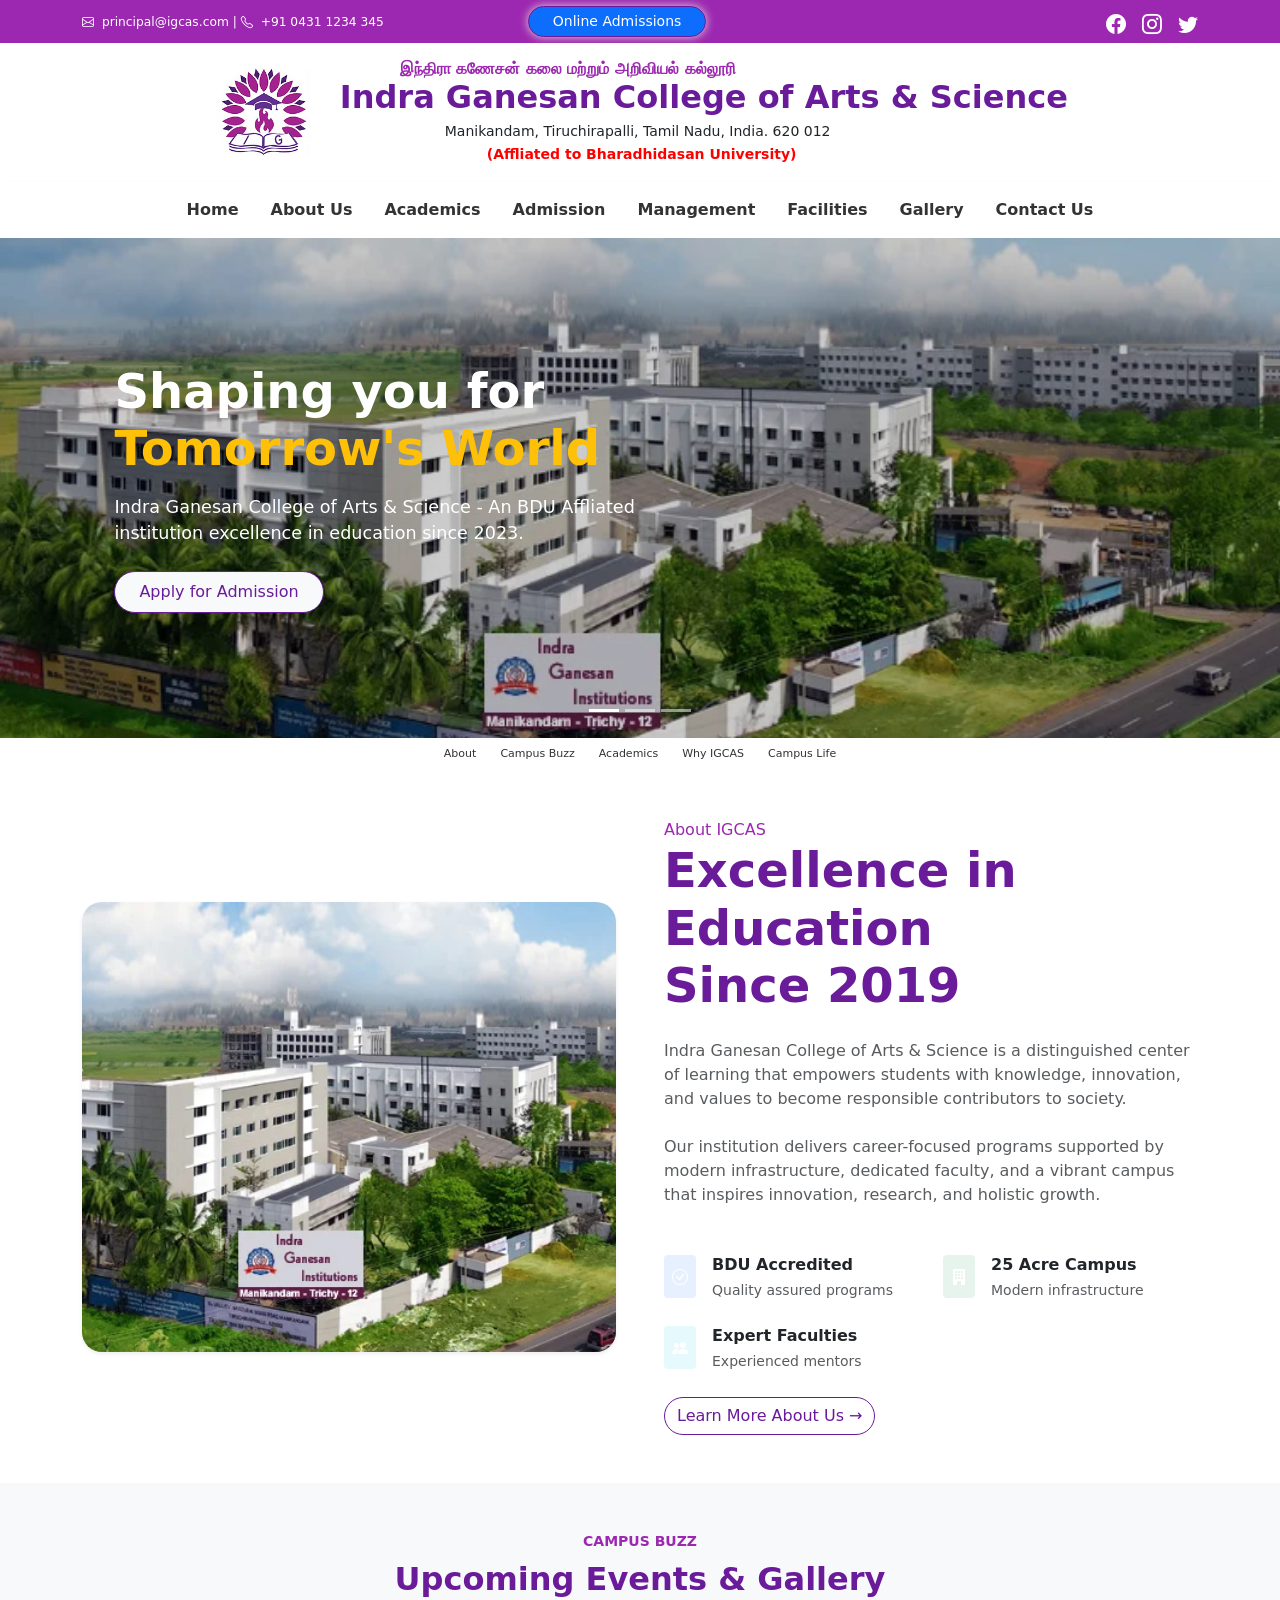
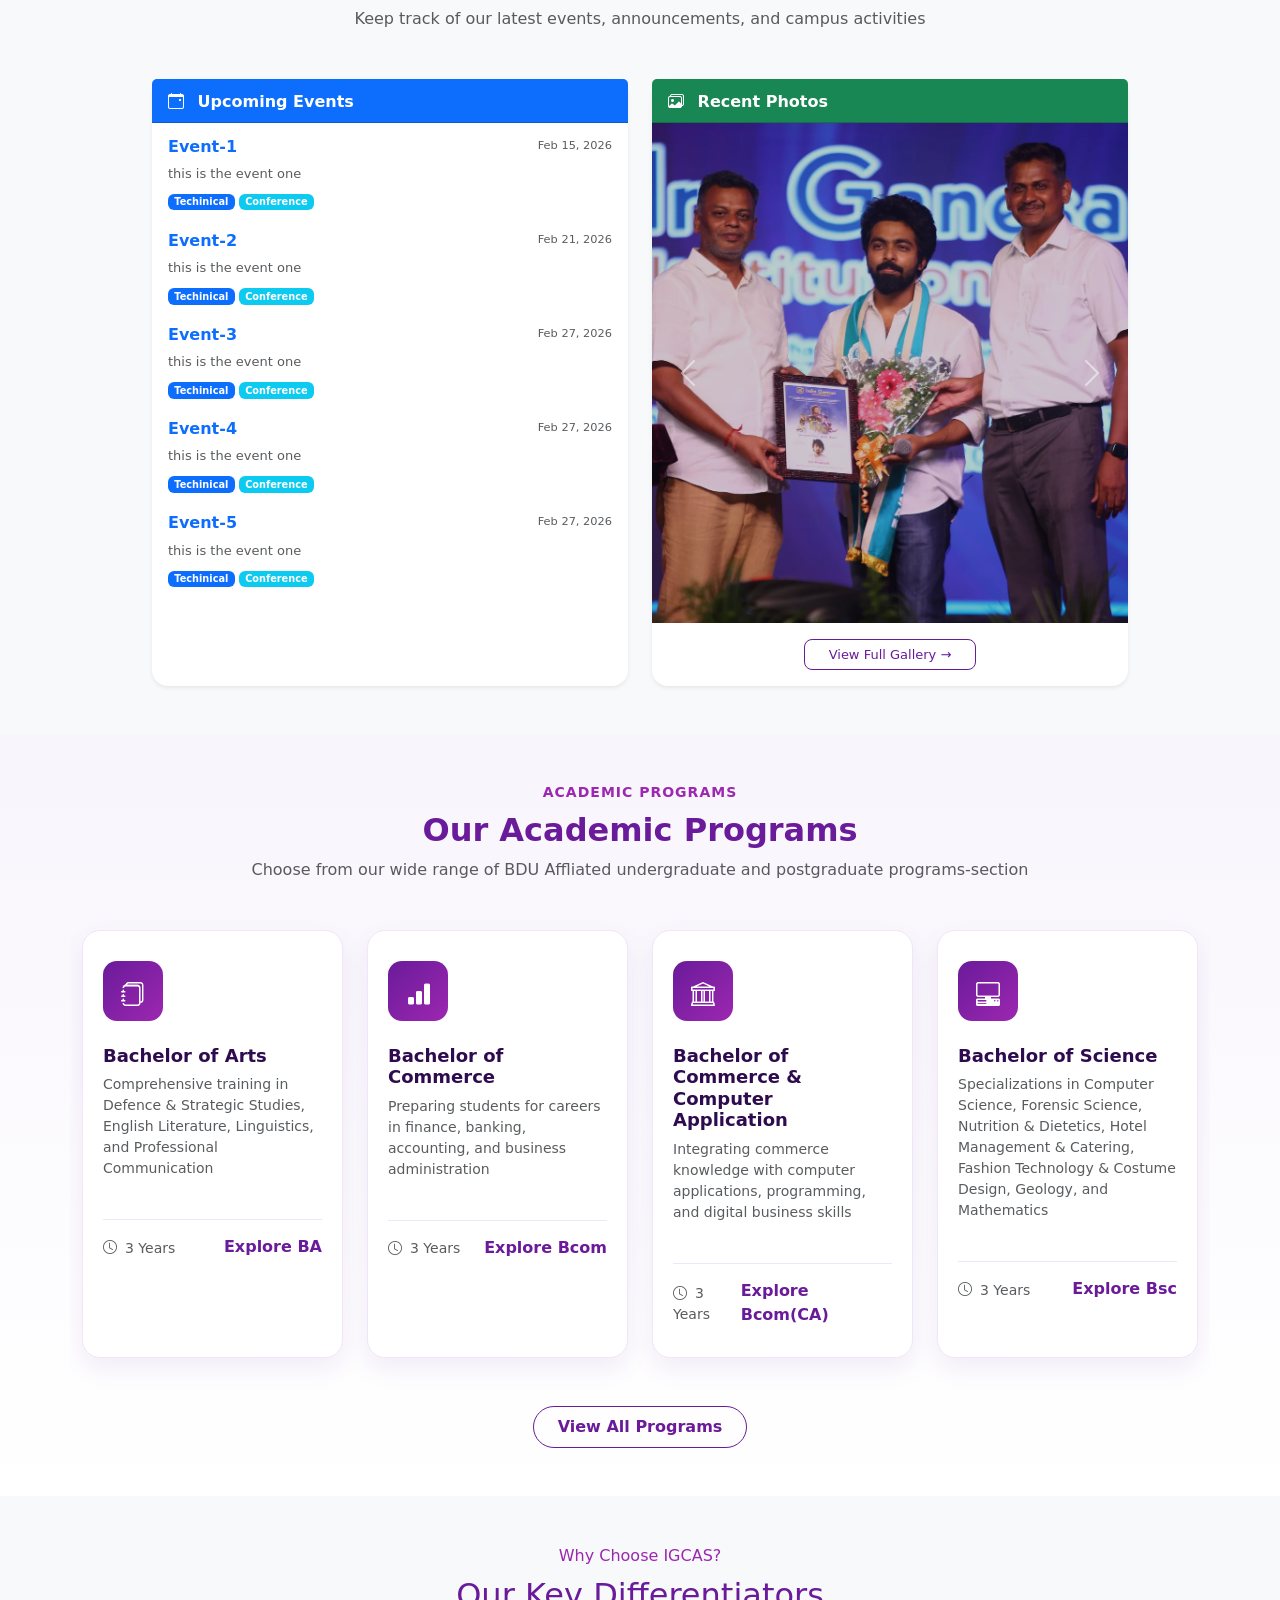
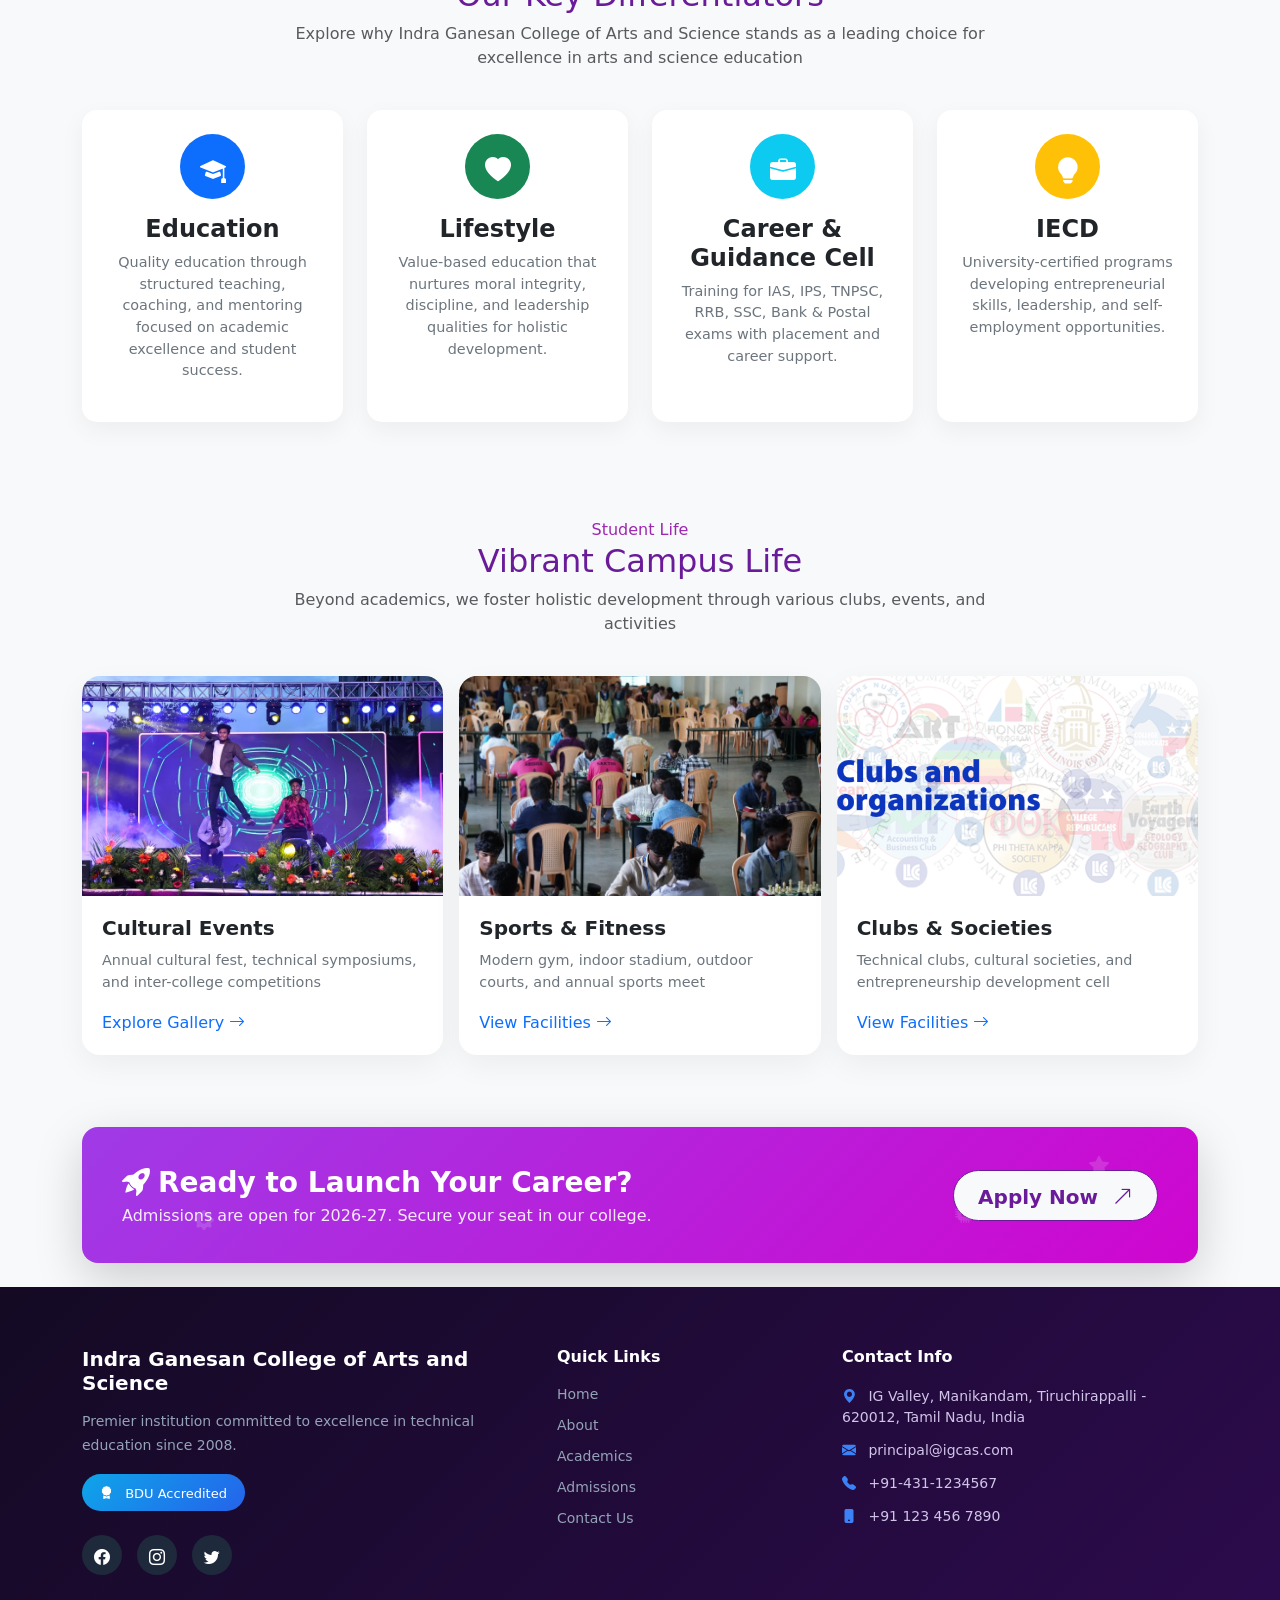
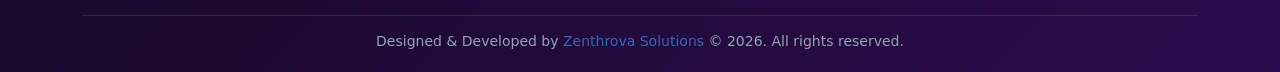
<file: index.html>
<!DOCTYPE html>
<html lang="en">

<head>
    <meta charset="UTF-8">
    <meta name="viewport" content="width=device-width, initial-scale=1.0">

    <link href="https://cdn.jsdelivr.net/npm/bootstrap@5.0.2/dist/css/bootstrap.min.css" rel="stylesheet">

    <link rel="stylesheet" href="https://cdn.jsdelivr.net/npm/bootstrap-icons@1.11.3/font/bootstrap-icons.min.css">


    <link rel="stylesheet" href="main.css">
    <link rel="shortcut icon" href="images/igcas logo.png">
    
    <title>Indra Ganesan College of Arts & Science</title>

</head>

<body>
    <section class="hero">
        <nav class="container">

            <div class="flex-fill d-flex flex-column flex-md-row flex-sm-column
                    align-items-center justify-content-between text-center gap-3">

                <!-- LEFT : Email + Phone -->
                <div class="d-flex flex-column flex-md-row gap-3 align-items-center small">
                    <span>
                        <i class="bi bi-envelope me-1"></i>
                        principal@igcas.com | <i class="bi bi-telephone me-1"></i>
                        +91 0431 1234 345
                    </span>
                </div>

                <!-- CENTER : Admission Button -->
                <div class="flex-fill text-center">


                    <a href="https://docs.google.com/forms/d/e/1FAIpQLScYKtt4sCkvbTyfk7Ci3e2E_wMyON6w8gU1Rw8H9WH_Z-Z41A/viewform"
                        target="_blank" class="btn btn-primary btn-sm px-4 admission-btn">
                        Online Admissions
                    </a>

                </div>

                <!-- RIGHT : Social Icons -->
                <div class="flex-fill d-flex gap-3 justify-content-md-end">
                    <a href="https://www.facebook.com/p/Indra-Ganesan-Institutions-100069961153286/" target="_blank">
                        <i class="bi bi-facebook fs-5"></i>
                    </a>

                    <a href="https://www.instagram.com/indra_ganesan_institutions/" target="_blank">
                        <i class="bi bi-instagram fs-5"></i>
                    </a>

                    <a href="https://x.com/IndraGanesanIn1" target="_blank">
                        <i class="bi bi-twitter fs-5"></i>
                    </a>
                </div>

            </div>

        </nav>
    </section>

    <!-- MOBILE IGCE NAVBAR -->
    <section class="mobile-igce">
        <div class="mobile-nav-container">

            <div class="mobile-left">
                <img src="images/igcas logo.png" alt="IGCAS Logo" class="mobile-logo">

                <div class="mobile-text">
                    <h6 class="mobile-title">IGCAS</h6>
                    <small>Indra Ganesan College of Arts & Science</small>
                    <div class="mobile-naac">Affliated to Bharadhidasan University</div>
                </div>
            </div>

            <button class="mobile-menu-btn" onclick="toggleMobileMenu()">
                <span></span>
                <span></span>
                <span></span>
            </button>

        </div>

        <!-- Dropdown Menu -->
        <div class="mobile-dropdown" id="mobileMenu">
            <a href="index.html">Home</a>
            <a href="about.html">About</a>
            <a href="academics.html">Academics</a>
            <a href="admission.html">Admissions</a>
            <a href="facilities.html">Facilities</a>
            <a href="gallery.html">Gallery</a>
            <a href="contact.html">Contact Us</a>
        </div>
    </section>

    <!-- Nav bar centered logo and text -->
    <section class="header-navbar py-3">
        <div class="container d-flex align-items-center justify-content-center gap-4 text-center text-md-start">
            <!-- logo -->
            <img src="images/igcas logo.png" alt="College logo" class="college-logo">

            <!-- Text -->
            <div>
                <h6 class="college-title1 mb-0">
                    இந்திரா கணேசன் கலை மற்றும் அறிவியல் கல்லூரி
                </h6>

                <h2 class="college-title2 mb-1">Indra Ganesan College of Arts & Science</h2>
                <p class="college-ad mb-0 small">
                    Manikandam, Tiruchirapalli, Tamil Nadu, India. 620 012
                </p>
                <span class="accredit">(Affliated to Bharadhidasan University)</span>
            </div>
        </div>
    </section>

    <nav class="navbar navbar-expand-lg navbar-light bg-white shadow-sm">
        <div class="container">

            <button class="navbar-toggler" data-bs-toggle="collapse" data-bs-target="#mainNav">
                <span class="navbar-toggler-icon"></span>
            </button>

            <div class="collapse navbar-collapse justify-content-center" id="mainNav">
                <ul class="navbar-nav gap-3">
                    <li class="nav-item">
                        <a href="index.html" class="nav-link">Home</a>
                    </li>

                    <li class="nav-item">
                        <a href="about.html" class="nav-link">About Us</a>
                    </li>

                    <li class="nav-item">
                        <a href="academics.html" class="nav-link">Academics</a>
                    </li>

                    <li class="nav-item">
                        <a href="admission.html" class="nav-link">Admission</a>
                    </li>

                    <li class="nav-item">
                        <a href="management.html" class="nav-link">Management</a>
                    </li>

                    <li class="nav-item">
                        <a href="facilities.html" class="nav-link">Facilities</a>
                    </li>

                    <li class="nav-item">
                        <a href="gallery.html" class="nav-link">Gallery</a>
                    </li>

                    <li class="nav-item">
                        <a href="contact.html" class="nav-link">Contact Us</a>
                    </li>
                </ul>
            </div>
        </div>
    </nav>
    <!-- Carousel -->

    <div id="carouselExampleCaptions" class="carousel slide position-relative" data-bs-ride="carousel">

        <!-- FIXED OVERLAY CONTENT -->
        <div class="carousel-fixed-content d-none d-md-block">
            <div class="container">
                <h1 class="fw-bold text-white">
                    Shaping you for <br>
                    <span class="text-warning">Tomorrow's World</span>
                </h1>

                <p class="text-white mt-3">
                    Indra Ganesan College of Arts & Science - An BDU Affliated institution
                    excellence in education since 2023.
                </p>

                <div class="mt-4">
                    <a href="https://docs.google.com/forms/d/e/1FAIpQLScYKtt4sCkvbTyfk7Ci3e2E_wMyON6w8gU1Rw8H9WH_Z-Z41A/viewform"
                        class="btn btn-light px-4 py-2">Apply for Admission</a>
                </div>
            </div>
        </div>
        <div class="carousel-indicators">
            <button type="button" data-bs-target="#carouselExampleCaptions" data-bs-slide-to="0" class="active"
                aria-current="true" aria-label="Slide 1"></button>
            <button type="button" data-bs-target="#carouselExampleCaptions" data-bs-slide-to="1"
                aria-label="Slide 2"></button>
            <button type="button" data-bs-target="#carouselExampleCaptions" data-bs-slide-to="2"
                aria-label="Slide 3"></button>
        </div>
        <div class="carousel-inner">
            <div class="carousel-item active">
                <img src="images/img1.webp" class="d-block w-100" alt="...">
            </div>
            <div class="carousel-item">
                <img src="images/img2.webp" class="d-block w-100" alt="...">
            </div>
            <div class="carousel-item">
                <img src="images/img3.jpg.jpeg" class="d-block w-100" alt="...">
            </div>
        </div>
        <!-- <button class="carousel-control-prev" type="button" data-bs-target="#carouselExampleCaptions"
                data-bs-slide="prev">
                <span class="carousel-control-prev-icon" aria-hidden="true"></span>
                <span class="visually-hidden">Previous</span>
            </button>
            <button class="carousel-control-next" type="button" data-bs-target="#carouselExampleCaptions"
                data-bs-slide="next">
                <span class="carousel-control-next-icon" aria-hidden="true"></span>
                <span class="visually-hidden">Next</span>
            </button> -->
    </div>

    <!-- Nav2 -->
    <nav class="navbar2 navbar-light bg-white shadow-sm second-nav">

        <div class="container d-flex justify-content-center">
            <ul class="navbar-nav flex-row gap-4 text-center">

                <li class="nav-item">
                    <a href="#about" class="nav-link">About</a>
                </li>

                <li class="nav-item">
                    <a href="#campusbuzz" class="nav-link">Campus Buzz</a>
                </li>

                <li class="nav-item">
                    <a href="#academics" class="nav-link">Academics</a>
                </li>

                <li class="nav-item">
                    <a href="#features" class="nav-link">Why IGCAS</a>
                </li>

                <li class="nav-item">
                    <a href="#campus-life" class="nav-link">Campus Life</a>
                </li>

            </ul>
        </div>
    </nav>

    <!-- About Section -->
    <section class="about py-5 bg-white" id="about">
        <div class="container">
            <div class="row align-items-center g-5">


                <!-- Left Image -->
                <div class="col-lg-6 about-left">
                    <img src="images/img1.webp" class="about-img shadow-sm" alt="College Campus">
                </div>

                <!-- Right Content -->
                <div class="col-lg-6 about-right">
                    <span class="section-subtitle abt-h">About IGCAS</span>

                    <h3 class=" abt-h2 display-5 fw-bold mb-4">
                        Excellence in Education <br>
                        Since 2019
                    </h3>

                    <p class="text-muted mb-4">
                        Indra Ganesan College of Arts & Science is a distinguished center of learning that empowers
                        students with knowledge, innovation, and values to become responsible contributors to
                        society.
                    </p>

                    <p class="text-muted mb-5">
                        Our institution delivers career-focused programs supported by modern infrastructure,
                        dedicated
                        faculty, and a vibrant campus that inspires innovation, research, and holistic growth.
                    </p>

                    <!-- Features -->

                    <div class="row g-4 mb-4">
                        <div class="col-6">
                            <div class="d-flex align-items-start gap-3">
                                <div class="bg-primary bg-opacity-10 p-2 rounded-1 text-white">
                                    <i class="bi bi-check-circle"></i>
                                </div>
                                <div>
                                    <h6 class="fw-bold mb-1">BDU Accredited</h6>
                                    <small class="text-muted">Quality assured programs</small>
                                </div>
                            </div>
                        </div>

                        <div class="col-6">
                            <div class="d-flex align-items-start gap-3">
                                <div class="bg-success bg-opacity-10 p-2 rounded-1 text-white">
                                    <i class="bi bi-building-fill"></i>
                                </div>
                                <div>
                                    <h6 class="fw-bold mb-1">25 Acre Campus</h6>
                                    <small class="text-muted">Modern infrastructure</small>
                                </div>
                            </div>
                        </div>

                        <div class="col-6">
                            <div class="d-flex align-items-start gap-3">
                                <div class="bg-info bg-opacity-10 p-2 rounded-1 text-white">
                                    <i class="bi bi-people-fill"></i>
                                </div>
                                <div>
                                    <h6 class="fw-bold mb-1">Expert Faculties</h6>
                                    <small class="text-muted">Experienced mentors</small>
                                </div>
                            </div>
                        </div>
                    </div>

                    <!-- Button -->
                    <a href="about.html" class="btn">
                        Learn More About Us →
                    </a>
                </div>
            </div>
        </div>
    </section>

    <!-- Campus Buzz -->

    <section class="campus-buzz py-5 bg-light" id="campusbuzz">
        <div class="container">
            <!-- Title -->
            <div class="reveal-section">
                <p class="text-center fw-bold mb-2 text-uppercase abt-h small">
                    CAMPUS BUZZ
                </p>

                <h2 class="text-center fw-bold mb-2 abt-h2">
                    Upcoming Events & Gallery
                </h2>

                <p class="text-center text-muted mb-5">
                    Keep track of our latest events, announcements, and campus activities
                </p>
            </div>

            <div class="row g-4">


                <div class="col-lg-6 col-12 cards">
                    <div class="card buzz-card shadow-sm h-100 border-0 rounded-4 events-card buzz-left">
                        <div class="card-header bg-primary text-white fw-semibold">
                            <i class="bi bi-calendar-event me-2"> </i>
                            Upcoming Events
                        </div>

                        <div class="card-body small upevents">
                            <div class="event-item">
                                <div class="d-flex justify-content-between">
                                    <h6 class="fw-bold text-primary">Event-1</h6>

                                    <small class="text-muted">Feb 15, 2026</small>
                                </div>

                                <p class="text-muted mb-2">this is the event one</p>


                                <span class="badge bg-primary">Techinical</span>
                                <span class="badge bg-info">Conference</span>

                                <!-- <div class="mt-2">
                                    <button class="btn btn-sm btn-outline-success">Register</button>
                                    <button class="btn btn-sm btn-outline-info">View Pdf</button>
                                </div> -->
                            </div>

                            <div class="event-item">
                                <div class="d-flex justify-content-between">
                                    <h6 class="fw-bold text-primary">Event-2</h6>

                                    <small class="text-muted">Feb 21, 2026</small>
                                </div>

                                <p class="text-muted mb-2">this is the event one</p>


                                <span class="badge bg-primary">Techinical</span>
                                <span class="badge bg-info">Conference</span>

                                <!-- <div class="mt-2">
                                    <button class="btn btn-sm btn-outline-success">Register</button>
                                    <button class="btn btn-sm btn-outline-info">View Pdf</button>
                                </div> -->
                            </div>

                            <div class="event-item">
                                <div class="d-flex justify-content-between">
                                    <h6 class="fw-bold text-primary">Event-3</h6>

                                    <small class="text-muted">Feb 27, 2026</small>
                                </div>

                                <p class="text-muted mb-2">this is the event one</p>


                                <span class="badge bg-primary">Techinical</span>
                                <span class="badge bg-info">Conference</span>

                                <!-- <div class="mt-2">
                                    <button class="btn btn-sm btn-outline-success">Register</button>
                                    <button class="btn btn-sm btn-outline-info">View Pdf</button>
                                </div> -->
                            </div>

                            <div class="event-item">
                                <div class="d-flex justify-content-between">
                                    <h6 class="fw-bold text-primary">Event-4</h6>

                                    <small class="text-muted">Feb 27, 2026</small>
                                </div>

                                <p class="text-muted mb-2">this is the event one</p>


                                <span class="badge bg-primary">Techinical</span>
                                <span class="badge bg-info">Conference</span>

                                <!-- <div class="mt-2">
                                    <button class="btn btn-sm btn-outline-success">Register</button>
                                    <button class="btn btn-sm btn-outline-info">View Pdf</button>
                                </div> -->
                            </div>

                            <div class="event-item">
                                <div class="d-flex justify-content-between">
                                    <h6 class="fw-bold text-primary">Event-5</h6>

                                    <small class="text-muted">Feb 27, 2026</small>
                                </div>

                                <p class="text-muted mb-2">this is the event one</p>


                                <span class="badge bg-primary">Techinical</span>
                                <span class="badge bg-info">Conference</span>

                                <!-- <div class="mt-2">
                                    <button class="btn btn-sm btn-outline-success">Register</button>
                                    <button class="btn btn-sm btn-outline-info">View Pdf</button>
                                </div> -->
                            </div>
                        </div>

                        <!-- <div class="text-center pb-3">
                                <a href="about.html" class="btn px-4 rounded-3">
                                    Learn More About Us →
                                </a>
                            </div> -->
                    </div>
                </div>

                <div class="col-lg-6 col-12">

                    <div class="card buzz-card gallery-card shadow-sm border-0 rounded-4 h-100 buzz-right">

                        <div class="card-header bg-success text-white fw-semibold">
                            <i class="bi bi-images me-2"></i>
                            Recent Photos
                        </div>

                        <div id="carouselExampleCaptions" class="carousel slide" data-bs-ride="carousel">

                            <div class="carousel-inner">

                                <div class="carousel-item active">
                                    <img src="images/ignite2k25.webp" class="gallery-img">
                                </div>

                                <div class="carousel-item">
                                    <img src="images/Republic day.webp" class="gallery-img">
                                </div>

                                <div class="carousel-item">
                                    <img src="images/thanga_tharagai.webp" class="gallery-img">
                                </div>

                            </div>

                            <button class="carousel-control-prev" type="button" data-bs-target="#galleryCarousel"
                                data-bs-slide="prev">
                                <span class="carousel-control-prev-icon"></span>
                            </button>

                            <button class="carousel-control-next" type="button" data-bs-target="#galleryCarousel"
                                data-bs-slide="next">
                                <span class="carousel-control-next-icon"></span>
                            </button>

                        </div>

                        <div class="text-center py-3">
                            <a href="gallery/gallery.html" class="btn px-4 rounded-3">
                                View Full Gallery →
                            </a>
                        </div>

                    </div>
                </div>

            </div>
        </div>
    </section>

    <!-- Academic Programs -->

    <section class="programs py-5 bg-light" id="academics">
        <div class="container overflow-hidden">
            <div class="section-header">
                <p class="text-primary fw-bold mb-2 text-uppercase text-center small">ACADEMIC PROGRAMS</p>
                <h2 class="text-center fw-bold mb-2">Our Academic Programs</h2>
                <p class="text-center mb-5 text-muted">
                    Choose from our wide range of BDU Affliated undergraduate and postgraduate programs-section
                </p>
            </div>

            <div class="row g-4">
                <div class="col-xl-3 col-lg-3 col-md-6 col-12">
                    <div class="program-card h-100">
                        <div class="icon-box bg-primary-subtle">
                            <i class="bi bi-journals"></i>
                        </div>

                        <h4 class="fw-bold mt-4">Bachelor of Arts</h4>
                        <p class="text-muted small">Comprehensive training in Defence & Strategic Studies, English
                            Literature, Linguistics, and Professional Communication</p>

                        <div class="program-footer d-flex justify-content-between align-items-center mt-4">
                            <span class="small text-muted">
                                <i class="bi bi-clock me-2"></i>3 Years
                            </span>
                            <a href="academics.html" class="program-link">Explore BA</a>
                        </div>
                    </div>
                </div>

                <div class="col-xl-3 col-lg-3 col-md-6 col-12">
                    <div class="program-card h-100">
                        <div class="icon-box bg-primary-subtle">
                            <i class="bi bi-bar-chart-fill"></i>
                        </div>

                        <h4 class="fw-bold mt-4">Bachelor of Commerce</h4>
                        <p class="text-muted small">Preparing students for careers in finance, banking, accounting,
                            and
                            business administration</p>

                        <div class="program-footer d-flex justify-content-between align-items-center mt-4">
                            <span class="small text-muted">
                                <i class="bi bi-clock me-2"></i>3 Years
                            </span>
                            <a href="academics.html" class="program-link">Explore Bcom</a>
                        </div>
                    </div>
                </div>

                <div class="col-xl-3 col-lg-3 col-md-6 col-12">
                    <div class="program-card h-100">
                        <div class="icon-box bg-primary-subtle">
                            <i class="bi bi-bank"></i>
                        </div>

                        <h4 class="fw-bold mt-4">Bachelor of Commerce & Computer Application</h4>
                        <p class="text-muted small">Integrating commerce knowledge with computer applications,
                            programming, and digital business skills</p>

                        <div class="program-footer d-flex justify-content-between align-items-center mt-4">
                            <span class="small text-muted">
                                <i class="bi bi-clock me-2"></i>3 Years
                            </span>
                            <a href="academics.html" class="program-link">Explore Bcom(CA)</a>
                        </div>
                    </div>
                </div>

                <div class="col-xl-3 col-lg-3 col-md-6 col-12">
                    <div class="program-card h-100">
                        <div class="icon-box bg-primary-subtle">
                            <i class="bi bi-pc-display-horizontal"></i>
                        </div>

                        <h4 class="fw-bold mt-4">Bachelor of Science</h4>
                        <p class="text-muted small">Specializations in Computer Science, Forensic Science, Nutrition
                            &
                            Dietetics, Hotel Management & Catering, Fashion Technology & Costume Design, Geology,
                            and
                            Mathematics</p>
                        <div class="program-footer d-flex justify-content-between align-items-center mt-4">
                            <span class="small text-muted">
                                <i class="bi bi-clock me-2"></i>3 Years
                            </span>
                            <a href="academics.html" class="program-link">Explore Bsc</a>
                        </div>
                    </div>
                </div>


            </div>

            <div class="text-center mt-5">
                <a href="academics.html" class="btn btn-outline-primary px-4 py-2 fw-semibold">
                    View All Programs
                </a>
            </div>
        </div>
    </section>

    <!-- Why Igcas -->

    <section id="features" class="features-section py-4 py-lg-5 bg-light">
        <div class="container">
            <div class="row mb-4" data-aos="fade-up">
                <div class="col-lg-8 mx-auto text-center">
                    <p class=" abt-h section-subtitle mb-2">Why Choose IGCAS?</p>
                    <h2 class="section-title mb-2 abt-h2">Our Key Differentiators</h2>
                    <p class="section-lead text-muted">
                        Explore why Indra Ganesan College of Arts and Science stands as a leading choice for
                        excellence
                        in arts and science education

                    </p>
                </div>
            </div>

            <div class="row g-4">

                <!-- Education -->
                <div class="col-lg-3 col-md-6" data-aos="fade-up" data-aos-delay="100">
                    <div class="feature-card h-100 text-center p-4">
                        <div class="feature-icon-wrapper mb-3">
                            <div class="feature-icon bg-primary text-white">
                                <i class="bi bi-mortarboard-fill"></i>
                            </div>
                        </div>
                        <h4 class="feature-title mb-2">Education</h4>
                        <p class="feature-desc">
                            Quality education through structured teaching, coaching, and mentoring
                            focused on academic excellence and student success.
                        </p>
                    </div>
                </div>

                <!-- Lifestyle -->
                <div class="col-lg-3 col-md-6" data-aos="fade-up" data-aos-delay="200">
                    <div class="feature-card h-100 text-center p-4">
                        <div class="feature-icon-wrapper mb-3">
                            <div class="feature-icon bg-success text-white">
                                <i class="bi bi-heart-fill"></i>
                            </div>
                        </div>
                        <h4 class="feature-title mb-2">Lifestyle</h4>
                        <p class="feature-desc">
                            Value-based education that nurtures moral integrity, discipline, and
                            leadership qualities for holistic development.
                        </p>
                    </div>
                </div>

                <!-- Career Cell -->
                <div class="col-lg-3 col-md-6" data-aos="fade-up" data-aos-delay="300">
                    <div class="feature-card h-100 text-center p-4">
                        <div class="feature-icon-wrapper mb-3">
                            <div class="feature-icon bg-info text-white">
                                <i class="bi bi-briefcase-fill"></i>
                            </div>
                        </div>
                        <h4 class="feature-title mb-2">Career & Guidance Cell</h4>
                        <p class="feature-desc">
                            Training for IAS, IPS, TNPSC, RRB, SSC, Bank & Postal exams with
                            placement and career support.
                        </p>
                    </div>
                </div>

                <!-- IECD -->
                <div class="col-lg-3 col-md-6" data-aos="fade-up" data-aos-delay="400">
                    <div class="feature-card h-100 text-center p-4">
                        <div class="feature-icon-wrapper mb-3">
                            <div class="feature-icon bg-warning text-white">
                                <i class="bi bi-lightbulb-fill"></i>
                            </div>
                        </div>
                        <h4 class="feature-title mb-2">IECD</h4>
                        <p class="feature-desc">
                            University-certified programs developing entrepreneurial skills,
                            leadership, and self-employment opportunities.
                        </p>
                    </div>
                </div>

            </div>
    </section>

    <!-- Campus Life -->
    <section id="campus-life" class="campus-life-section py-4 py-lg-5">
        <div class="container">
            <div class="row mb-4" data-aos="fade-up">
                <div class="col-lg-8 mx-auto text-center">
                    <span class="section-subtitle abt-h">Student Life</span>
                    <h2 class="section-title mb-2 abt-h2">Vibrant Campus Life</h2>
                    <p class="section-lead text-muted">
                        Beyond academics, we foster holistic development through various
                        clubs, events, and activities
                    </p>
                </div>
            </div>

            <div class="row g-3">
                <div class="col-lg-4 col-md-6" data-aos="fade-up" data-aos-delay="100">
                    <div class="campus-card">
                        <div class="campus-img">
                            <img src="images/cultural.webp" alt="Cultural Events" />
                        </div>
                        <div class="campus-content">
                            <h5 class="campus-title">Cultural Events</h5>
                            <p class="campus-desc">
                                Annual cultural fest, technical symposiums, and inter-college
                                competitions
                            </p>
                            <a href="gallery.html" class="campus-link">Explore Gallery <i
                                    class="bi bi-arrow-right"></i></a>
                        </div>
                    </div>
                </div>

                <div class="col-lg-4 col-md-6" data-aos="fade-up" data-aos-delay="200">
                    <div class="campus-card">
                        <div class="campus-img">
                            <img src="images/chess.webp" alt="Sports Facilities" />
                        </div>
                        <div class="campus-content">
                            <h5 class="campus-title">Sports & Fitness</h5>
                            <p class="campus-desc">
                                Modern gym, indoor stadium, outdoor courts, and annual sports
                                meet
                            </p>
                            <a href="facilities.html" class="campus-link">View Facilities <i
                                    class="bi bi-arrow-right"></i></a>
                        </div>
                    </div>
                </div>

                <div class="col-lg-4 col-md-6" data-aos="fade-up" data-aos-delay="200">
                    <div class="campus-card">
                        <div class="campus-img">
                            <img src="images/ClubsOrganizations.png" alt="Clubs & Societies" />
                        </div>
                        <div class="campus-content">
                            <h5 class="campus-title">Clubs & Societies</h5>
                            <p class="campus-desc">
                                Technical clubs, cultural societies, and entrepreneurship development cell
                            </p>
                            <a href="facilities.html" class="campus-link">View Facilities <i
                                    class="bi bi-arrow-right"></i></a>
                        </div>
                    </div>
                </div>
            </div>
        </div>
    </section>

    <!-- floating admission -->

    <section class="floating-cta-section py-4">
        <div class="container">
            <div class="floating-cta-wrapper position-relative">
                <div class="floating-cta bg-primary text-white rounded-4 shadow-lg" data-aos="zoom-in"
                    data-aos-duration="800">
                    <div class="row align-items-center">
                        <div class="col-lg-8">
                            <div class="floating-cta-content">
                                <h3 class="mb-1 fw-bold">
                                    <i class="bi bi-rocket-takeoff-fill me-2"></i>Ready to
                                    Launch Your Career?
                                </h3>
                                <p class="mb-0 opacity-90">
                                    Admissions are open for 2026-27. Secure your seat in our college.
                                </p>
                            </div>
                        </div>
                        <div class="col-lg-4 text-lg-end mt-2 mt-lg-0">
                            <a href="https://docs.google.com/forms/d/e/1FAIpQLScYKtt4sCkvbTyfk7Ci3e2E_wMyON6w8gU1Rw8H9WH_Z-Z41A/viewform"
                                class="btn btn-light btn-lg px-4 py-2 fw-bold floating-cta-btn" target="_blank">
                                Apply Now <i class="bi bi-arrow-up-right ms-2"></i>
                            </a>
                        </div>
                    </div>
                    <!-- Floating elements around the CTA -->
                    <div class="floating-element fe-1">
                        <i class="bi bi-star-fill"></i>
                    </div>
                    <div class="floating-element fe-2">
                        <i class="bi bi-gear-fill"></i>
                    </div>
                    <div class="floating-element fe-3">
                        <i class="bi bi-cpu-fill"></i>
                    </div>
                </div>
            </div>
        </div>
    </section>

    <!-- Footer -->
    <footer class="main-footer">
        <div class="container-fluid px-0">
            <div class="container">
                <div class="row gy-4">

                    <!-- Column 1 -->
                    <div class="col-lg-5 col-md-6">
                        <h4 class="footer-title">
                            Indra Ganesan College of Arts and Science
                        </h4>
                        <p class="footer-text">
                            Premier institution committed to excellence in technical
                            education since 2008.
                        </p>

                        <a href="#" class="bdu-badge">
                            <i class="bi bi-award-fill me-2"></i> BDU Accredited
                        </a>

                        <div class="social-icons mt-4">
                            <a href="https://www.facebook.com/p/Indra-Ganesan-Institutions-100069961153286/"><i
                                    class="bi bi-facebook"></i></a>
                            <a href="https://www.instagram.com/indra_ganesan_institutions/"><i
                                    class="bi bi-instagram"></i></a>
                            <a href="https://x.com/IndraGanesanIn1"><i class="bi bi-twitter"></i></a>
                        </div>
                    </div>

                    <!-- Column 2 -->
                    <div class="col-lg-3 col-md-6">
                        <h5 class="footer-heading">Quick Links</h5>
                        <ul class="footer-links">
                            <li><a href="index.html">Home</a></li>
                            <li><a href="about.html">About</a></li>
                            <li><a href="academics.html">Academics</a></li>
                            <li><a href="admission.html">Admissions</a></li>
                            <li><a href="contact.html">Contact Us</a></li>
                        </ul>
                    </div>

                    <!-- Column 3 -->
                    <div class="col-lg-4 col-md-6">
                        <h5 class="footer-heading">Contact Info</h5>
                        <ul class="contact-info">
                            <li><i class="bi bi-geo-alt-fill"></i>
                                IG Valley, Manikandam,
                                Tiruchirappalli - 620012,
                                Tamil Nadu, India
                            </li>
                            <li><i class="bi bi-envelope-fill"></i>
                                principal@igcas.com
                            </li>
                            <li><i class="bi bi-telephone-fill"></i>
                                +91-431-1234567
                            </li>
                            <li><i class="bi bi-phone-fill"></i>
                                +91 123 456 7890
                            </li>
                        </ul>
                    </div>

                </div>

                <!-- Bottom -->
                <div class="footer-bottom text-center">
                    Designed & Developed by
                    <span class="brand-name">Zenthrova Solutions</span>
                    © 2026. All rights reserved.
                </div>
            </div>

            <!-- Scroll Top -->
            <button class="scroll-top">
                <i class="bi bi-chevron-up"></i>
            </button>
        </div>
    </footer>

    <script src="https://cdn.jsdelivr.net/npm/bootstrap@5.3.2/dist/js/bootstrap.bundle.min.js"></script>

    <!-- About Section Animation -->
    <script>

        const carouselElement = document.querySelector('#carouselExampleCaptions');
        const carousel = new bootstrap.Carousel(carouselElement, {
            interval: 3000,
            wrap: false
        });

        const totalItems = document.querySelectorAll('#carouselExampleCaptions .carousel-item').length;
        let currentIndex = 0;

        carouselElement.addEventListener('slid.bs.carousel', function () {
            currentIndex = document.querySelector('#carouselExampleCaptions .carousel-item.active').index;

            // If last slide reached
            if (currentIndex === totalItems - 1) {
                setTimeout(() => {
                    carousel.prev(); // Go back once (reverse animation)
                    setTimeout(() => {
                        carousel.next(); // Continue normal autoplay
                    }, 600);
                }, 2500);
            }
        });

        //mobile navbar 
        function toggleMobileMenu() {
            document.getElementById("mobileMenu").classList.toggle("active");
        }

        const observe = new IntersectionObserver(entries => {
            entries.forEach(entry => {
                if (entry.isIntersecting) {
                    entry.target.classList.add("show-about");
                }
            });
        }, { threshold: 0.3 });

        document.querySelectorAll(".about-left, .about-right")
            .forEach(el => observe.observe(el));

        // Campusbuzz animation
        document.addEventListener("DOMContentLoaded", function () {
            const section = document.querySelector(".reveal-section");

            const observer = new IntersectionObserver((entries) => {
                entries.forEach(entry => {
                    if (entry.isIntersecting) {
                        entry.target.classList.add("active");
                    }
                });
            }, { threshold: 0.15 });

            observer.observe(section);
        });

        document.addEventListener("DOMContentLoaded", () => {

            const observer = new IntersectionObserver((entries) => {
                entries.forEach(entry => {
                    if (entry.isIntersecting) {
                        entry.target.classList.add("buzz-about");
                    }
                });
            }, { threshold: 0.25 });

            document.querySelectorAll(".buzz-left, .buzz-right")
                .forEach(el => observer.observe(el));

        });

        //Academic Programs Animation
        const section = document.querySelector('.programs');

        function revealSection() {
            const trigger = window.innerHeight * 0.85;
            const sectionTop = section.getBoundingClientRect().top;

            if (sectionTop < trigger) {
                section.classList.add('show');
            }
        }

        window.addEventListener('scroll', revealSection);
        window.addEventListener('load', revealSection);

        // Scroll To Top
        const scrollBtn = document.querySelector(".scroll-top");

        window.addEventListener("scroll", function () {
            if (window.scrollY > 200) {
                scrollBtn.style.display = "block";
            } else {
                scrollBtn.style.display = "none";
            }
        });

        scrollBtn.addEventListener("click", function () {
            window.scrollTo({
                top: 0,
                behavior: "smooth"
            });
        });


        document.addEventListener("DOMContentLoaded", function () {

            const carouselElement = document.querySelector('#carouselExampleCaptions');

            const carousel = new bootstrap.Carousel(carouselElement, {
                interval: 3000,
                wrap: false
            });

            const totalItems = carouselElement.querySelectorAll('.carousel-item').length;

            carouselElement.addEventListener('slid.bs.carousel', function (event) {

                const activeIndex = event.to; // Bootstrap gives correct index

                // If last slide reached
                if (activeIndex === totalItems - 1) {

                    setTimeout(() => {
                        carousel.prev(); // reverse animation

                        setTimeout(() => {
                            carousel.to(0); // go properly to first slide
                            carousel._config.wrap = true; // enable normal looping after reset
                        }, 600);

                    }, 3000);
                }

            });

        });

    </script>
</body>

</html>

<!-- links:
https://www.facebook.com/p/Indra-Ganesan-Institutions-100069961153286/
https://www.instagram.com/indra_ganesan_institutions/
https://x.com/IndraGanesanIn1 -->
</file>
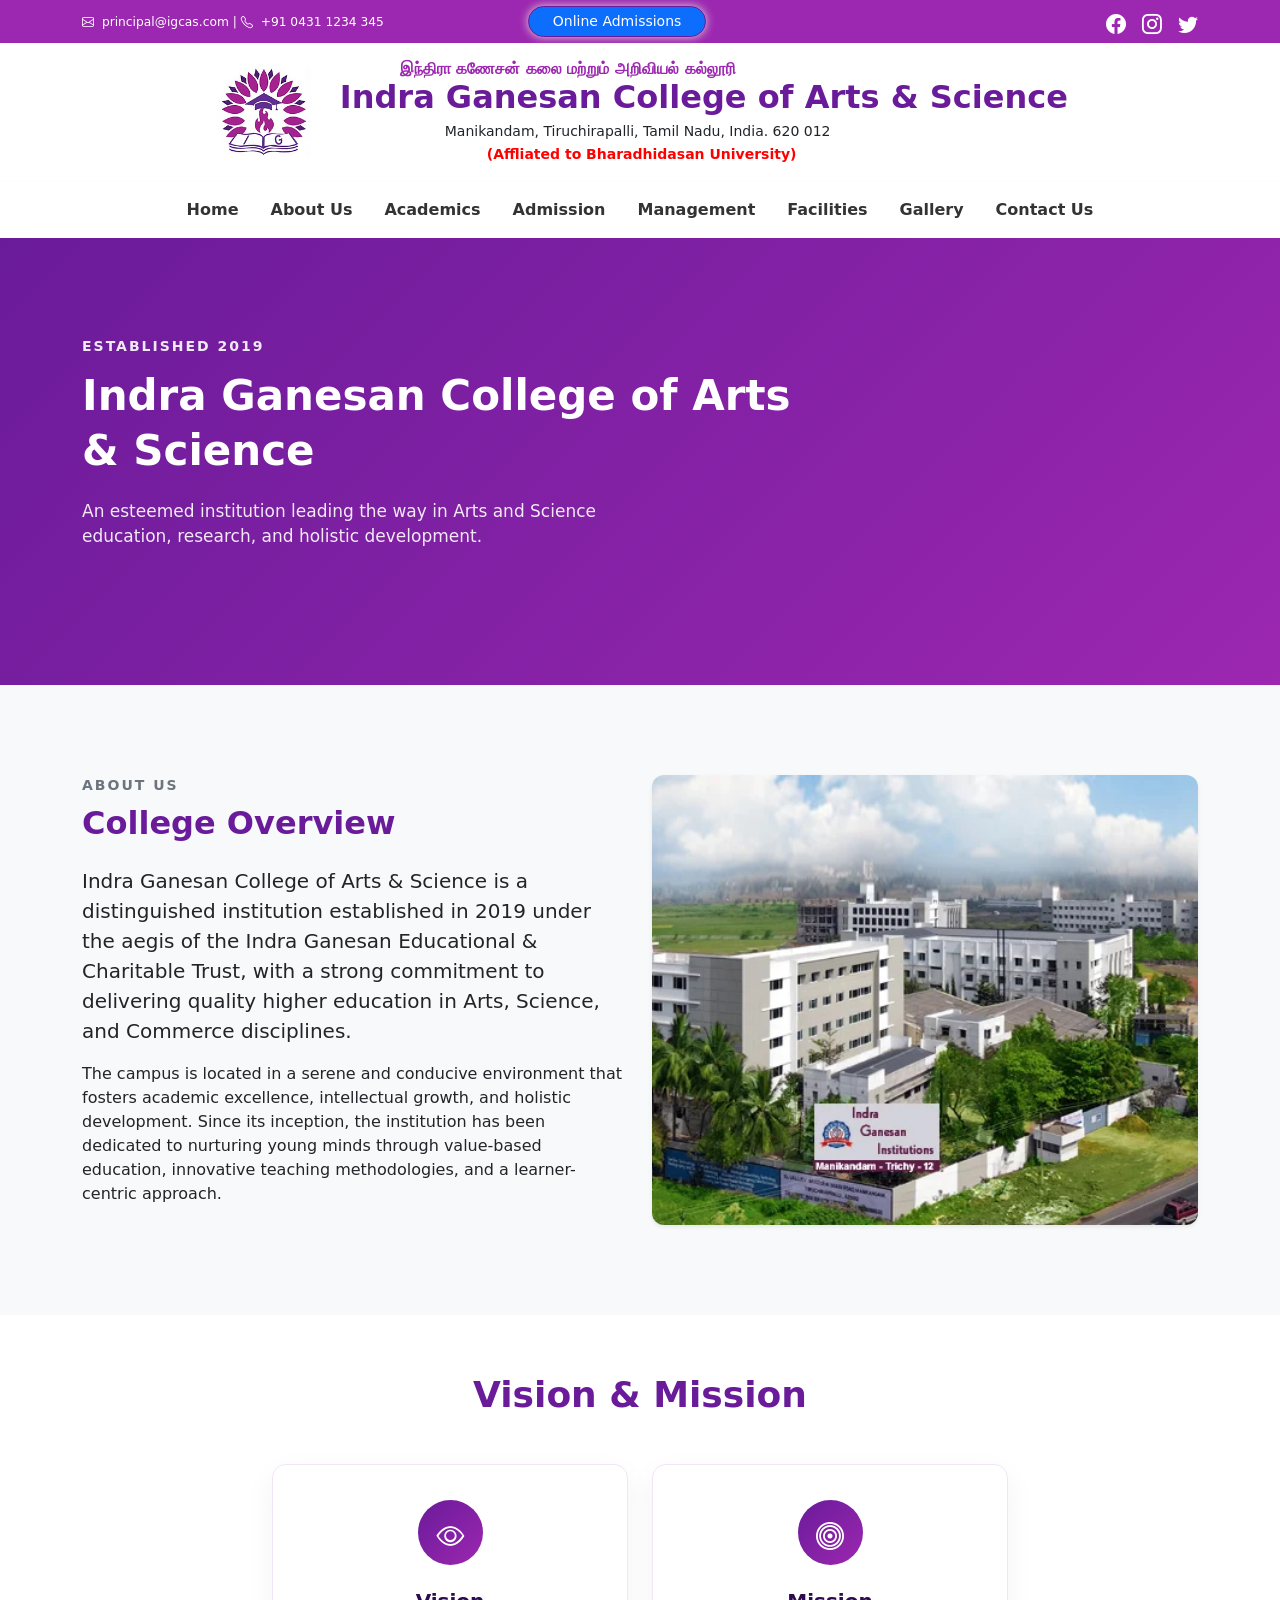
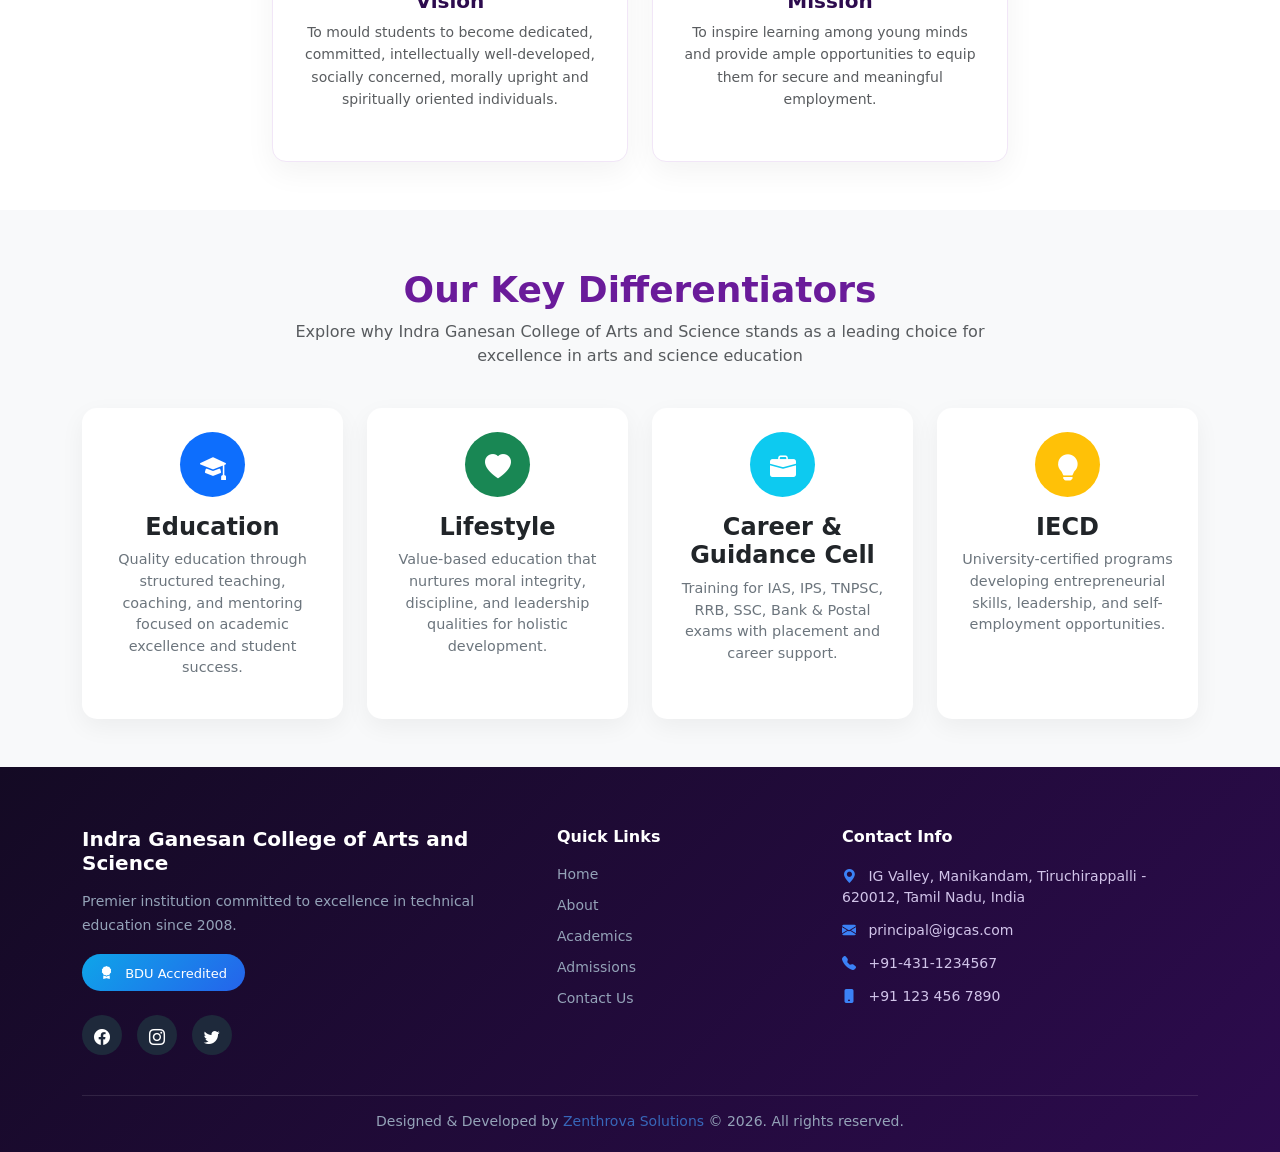
<file: about.html>
<!DOCTYPE html>
<html lang="en">

<head>
    <meta charset="UTF-8">
    <meta name="viewport" content="width=device-width, initial-scale=1.0">

    <link href="https://cdn.jsdelivr.net/npm/bootstrap@5.0.2/dist/css/bootstrap.min.css" rel="stylesheet">

    <link rel="stylesheet" href="https://cdn.jsdelivr.net/npm/bootstrap-icons@1.11.3/font/bootstrap-icons.min.css">


    <link rel="stylesheet" href="main.css">
    <link rel="stylesheet" href="about.css">
    <link rel="shortcut icon" href="images/igcas logo.png">

    <title>Indra Ganesan College of Arts & Science</title>

</head>

<body>
<section class="hero">
    <nav class="container">

        <div class="flex-fill d-flex flex-column flex-md-row flex-sm-column
                    align-items-center justify-content-between text-center gap-3">

            <!-- LEFT : Email + Phone -->
            <div class="d-flex flex-column flex-md-row gap-3 align-items-center small">
                    <span>
                        <i class="bi bi-envelope me-1"></i>
                        principal@igcas.com | <i class="bi bi-telephone me-1"></i>
                        +91 0431 1234 345
                    </span>
            </div>

            <!-- CENTER : Admission Button -->
            <div class="flex-fill text-center">
                

                <a href="https://docs.google.com/forms/d/e/1FAIpQLScYKtt4sCkvbTyfk7Ci3e2E_wMyON6w8gU1Rw8H9WH_Z-Z41A/viewform"
                   target="_blank" class="btn btn-primary btn-sm px-4 admission-btn">
                    Online Admissions
                </a>

                
            </div>

            <!-- RIGHT : Social Icons -->
            <div class="flex-fill d-flex gap-3 justify-content-md-end">
                <a href="https://www.facebook.com/p/Indra-Ganesan-Institutions-100069961153286/" target="_blank">
                    <i class="bi bi-facebook fs-5"></i>
                </a>

                <a href="https://www.instagram.com/indra_ganesan_institutions/" target="_blank">
                    <i class="bi bi-instagram fs-5"></i>
                </a>

                <a href="https://x.com/IndraGanesanIn1" target="_blank">
                    <i class="bi bi-twitter fs-5"></i>
                </a>
            </div>

        </div>

    </nav>
</section>

<!-- MOBILE IGCE NAVBAR -->
<section class="mobile-igce">
    <div class="mobile-nav-container">

        <div class="mobile-left">
            <img src="images/igcas logo.png" alt="IGCAS Logo" class="mobile-logo">

            <div class="mobile-text">
                <h6 class="mobile-title">IGCAS</h6>
                <small>Indra Ganesan College of Arts & Science</small>
                <div class="mobile-naac">Affliated to Bharadhidasan University</div>
            </div>
        </div>

        <button class="mobile-menu-btn" onclick="toggleMobileMenu()">
            <span></span>
            <span></span>
            <span></span>
        </button>

    </div>

    <!-- Dropdown Menu -->
    <div class="mobile-dropdown" id="mobileMenu">
        <a href="index.html">Home</a>
        <a href="about.html">About</a>
        <a href="academics.html">Academics</a>
        <a href="admission.html">Admissions</a>
        <a href="facilities.html">Facilities</a>
        <a href="gallery.html">Gallery</a>
        <a href="contact.html">Contact Us</a>
    </div>
</section>

<!-- Nav bar centered logo and text -->
<section class="header-navbar py-3">
    <div class="container d-flex align-items-center justify-content-center gap-4 text-center text-md-start">
        <!-- logo -->
        <img src="images/igcas logo.png" alt="College logo" class="college-logo">

        <!-- Text -->
        <div>
            <h6 class="college-title1 mb-0">
                இந்திரா கணேசன் கலை மற்றும் அறிவியல் கல்லூரி
            </h6>

            <h2 class="college-title2 mb-1">Indra Ganesan College of Arts & Science</h2>
            <p class="college-ad mb-0 small">
                Manikandam, Tiruchirapalli, Tamil Nadu, India. 620 012
            </p>
            <span class="accredit">(Affliated to Bharadhidasan University)</span>
        </div>
    </div>
</section>

<nav class="navbar navbar-expand-lg navbar-light bg-white shadow-sm">
    <div class="container">

        <button class="navbar-toggler" data-bs-toggle="collapse" data-bs-target="#mainNav">
            <span class="navbar-toggler-icon"></span>
        </button>

        <div class="collapse navbar-collapse justify-content-center" id="mainNav">
            <ul class="navbar-nav gap-3">
                <li class="nav-item">
                    <a href="index.html" class="nav-link">Home</a>
                </li>

                <li class="nav-item">
                    <a href="about.html" class="nav-link">About Us</a>
                </li>

                <li class="nav-item">
                    <a href="academics.html" class="nav-link">Academics</a>
                </li>

                <li class="nav-item">
                    <a href="admission.html" class="nav-link">Admission</a>
                </li>

                <li class="nav-item">
                    <a href="management.html" class="nav-link">Management</a>
                </li>

                <li class="nav-item">
                    <a href="facilities.html" class="nav-link">Facilities</a>
                </li>

                <li class="nav-item">
                    <a href="gallery.html" class="nav-link">Gallery</a>
                </li>

                <li class="nav-item">
                    <a href="contact.html" class="nav-link">Contact Us</a>
                </li>
            </ul>
        </div>
    </div>
</nav>

    <section class="about-hero">
        <div class="container">
            <div class="row align-items-center">
                <div class="col-lg-8">
                    <div class="hero-content">
                        <h6 class="hero-subtitle">Established 2019</h6>
                        <h1 class="hero-title">Indra Ganesan College of Arts & Science</h1>
                        <p class="hero-description">
                            An esteemed institution leading the way in Arts and Science education, research, and
                            holistic development.
                        </p>
                    </div>
                </div>
            </div>
        </div>
    </section>

    <!-- Main Content -->
    <main class="about-main-content">
        <!-- Overview Section -->
        <section class="section-padding bg-light">
            <div class="container">
                <div class="row align-items-center">
                    <div class="col-lg-6">
                        <div class="section-header mb-4">
                            <h6 class="section-subtitle">About Us</h6>
                            <h2 class="section-title">College Overview</h2>
                        </div>
                        <div class="content-text">
                            <p class="lead">
                                Indra Ganesan College of Arts & Science is a distinguished institution
                                established in 2019 under the aegis of the Indra Ganesan Educational &
                                Charitable Trust, with a strong commitment to delivering quality higher
                                education in Arts, Science, and Commerce disciplines.
                            </p>

                            <p>
                                The campus is located in a serene and conducive environment that fosters
                                academic excellence, intellectual growth, and holistic development.
                                Since its inception, the institution has been dedicated to nurturing
                                young minds through value-based education, innovative teaching
                                methodologies, and a learner-centric approach.
                            </p>
                        </div>
                    </div>

                    <div class="col-lg-6 about">
                        <img src="images/img1.webp" class="about-img shadow-sm" alt="College Campus">
                    </div>
                </div>
            </div>
        </section>

        <section class="vm py-5">
            <div class="container">
                <h2 class="section-title text-center mb-5">Vision & Mission</h2>

                <div class="row justify-content-center g-4">

                    <div class="col-lg-4 col-md-6">
                        <div class="program-card h-100 text-center">
                            <div class="icon-box bg-primary-subtle mx-auto">
                                <i class="bi bi-eye"></i>
                            </div>

                            <h4 class="fw-bold mt-4">Vision</h4>
                            <p class="text-muted small">
                                To mould students to become dedicated, committed, intellectually
                                well-developed, socially concerned, morally upright and spiritually oriented
                                individuals.
                            </p>
                        </div>
                    </div>

                    <div class="col-lg-4 col-md-6">
                        <div class="program-card h-100 text-center">
                            <div class="icon-box bg-primary-subtle mx-auto">
                                <i class="bi bi-bullseye"></i>
                            </div>

                            <h4 class="fw-bold mt-4">Mission</h4>
                            <p class="text-muted small">
                                To inspire learning among young minds and provide ample
                                opportunities to equip them for secure and meaningful employment.
                            </p>
                        </div>
                    </div>

                </div>
            </div>
        </section>

        <section id="features" class="features-section py-4 py-lg-5 bg-light">
            <div class="container">
                <div class="row mb-4" data-aos="fade-up">
                    <div class="col-lg-8 mx-auto text-center">
                        <!-- <p class=" abt-h section-subtitle mb-2">Why Choose IGCAS?</p> -->
                        <h2 class="section-title mb-2 abt-h2">Our Key Differentiators</h2>
                        <p class="section-lead text-muted">
                            Explore why Indra Ganesan College of Arts and Science stands as a leading choice for
                            excellence
                            in arts and science education

                        </p>
                    </div>
                </div>

                <div class="row g-4">

                    <!-- Education -->
                    <div class="col-lg-3 col-md-6" data-aos="fade-up" data-aos-delay="100">
                        <div class="feature-card h-100 text-center p-4">
                            <div class="feature-icon-wrapper mb-3">
                                <div class="feature-icon bg-primary text-white">
                                    <i class="bi bi-mortarboard-fill"></i>
                                </div>
                            </div>
                            <h4 class="feature-title mb-2">Education</h4>
                            <p class="feature-desc">
                                Quality education through structured teaching, coaching, and mentoring
                                focused on academic excellence and student success.
                            </p>
                        </div>
                    </div>

                    <!-- Lifestyle -->
                    <div class="col-lg-3 col-md-6" data-aos="fade-up" data-aos-delay="200">
                        <div class="feature-card h-100 text-center p-4">
                            <div class="feature-icon-wrapper mb-3">
                                <div class="feature-icon bg-success text-white">
                                    <i class="bi bi-heart-fill"></i>
                                </div>
                            </div>
                            <h4 class="feature-title mb-2">Lifestyle</h4>
                            <p class="feature-desc">
                                Value-based education that nurtures moral integrity, discipline, and
                                leadership qualities for holistic development.
                            </p>
                        </div>
                    </div>

                    <!-- Career Cell -->
                    <div class="col-lg-3 col-md-6" data-aos="fade-up" data-aos-delay="300">
                        <div class="feature-card h-100 text-center p-4">
                            <div class="feature-icon-wrapper mb-3">
                                <div class="feature-icon bg-info text-white">
                                    <i class="bi bi-briefcase-fill"></i>
                                </div>
                            </div>
                            <h4 class="feature-title mb-2">Career & Guidance Cell</h4>
                            <p class="feature-desc">
                                Training for IAS, IPS, TNPSC, RRB, SSC, Bank & Postal exams with
                                placement and career support.
                            </p>
                        </div>
                    </div>

                    <!-- IECD -->
                    <div class="col-lg-3 col-md-6" data-aos="fade-up" data-aos-delay="400">
                        <div class="feature-card h-100 text-center p-4">
                            <div class="feature-icon-wrapper mb-3">
                                <div class="feature-icon bg-warning text-white">
                                    <i class="bi bi-lightbulb-fill"></i>
                                </div>
                            </div>
                            <h4 class="feature-title mb-2">IECD</h4>
                            <p class="feature-desc">
                                University-certified programs developing entrepreneurial skills,
                                leadership, and self-employment opportunities.
                            </p>
                        </div>
                    </div>

                </div>
        </section>





        <!-- Footer -->
        <footer class="main-footer">
            <div class="container-fluid px-0">
                <div class="container">
                    <div class="row gy-4">

                        <!-- Column 1 -->
                        <div class="col-lg-5 col-md-6">
                            <h4 class="footer-title">
                                Indra Ganesan College of Arts and Science
                            </h4>
                            <p class="footer-text">
                                Premier institution committed to excellence in technical
                                education since 2008.
                            </p>

                            <a href="#" class="bdu-badge">
                                <i class="bi bi-award-fill me-2"></i> BDU Accredited
                            </a>

                            <div class="social-icons mt-4">
                                <a href="https://www.facebook.com/p/Indra-Ganesan-Institutions-100069961153286/"><i
                                        class="bi bi-facebook"></i></a>
                                <a href="https://www.instagram.com/indra_ganesan_institutions/"><i
                                        class="bi bi-instagram"></i></a>
                                <a href="https://x.com/IndraGanesanIn1"><i class="bi bi-twitter"></i></a>
                            </div>
                        </div>

                        <!-- Column 2 -->
                        <div class="col-lg-3 col-md-6">
                            <h5 class="footer-heading">Quick Links</h5>
                            <ul class="footer-links">
                                <li><a href="index.html">Home</a></li>
                                <li><a href="about.html">About</a></li>
                                <li><a href="academics.html">Academics</a></li>
                                <li><a href="admission.html">Admissions</a></li>
                                <li><a href="contact.html">Contact Us</a></li>
                            </ul>
                        </div>

                        <!-- Column 3 -->
                        <div class="col-lg-4 col-md-6">
                            <h5 class="footer-heading">Contact Info</h5>
                            <ul class="contact-info">
                                <li><i class="bi bi-geo-alt-fill"></i>
                                    IG Valley, Manikandam,
                                    Tiruchirappalli - 620012,
                                    Tamil Nadu, India
                                </li>
                                <li><i class="bi bi-envelope-fill"></i>
                                    principal@igcas.com
                                </li>
                                <li><i class="bi bi-telephone-fill"></i>
                                    +91-431-1234567
                                </li>
                                <li><i class="bi bi-phone-fill"></i>
                                    +91 123 456 7890
                                </li>
                            </ul>
                        </div>

                    </div>

                    <!-- Bottom -->
                    <div class="footer-bottom text-center">
                        Designed & Developed by
                        <span class="brand-name">Zenthrova Solutions</span>
                        © 2026. All rights reserved.
                    </div>
                </div>

                <!-- Scroll Top -->
                <button class="scroll-top">
                    <i class="bi bi-chevron-up"></i>
                </button>
            </div>
        </footer>

        <script src="https://cdn.jsdelivr.net/npm/bootstrap@5.3.2/dist/js/bootstrap.bundle.min.js"></script>

        <!-- About Section Animation -->
        <script>

            //mobile navbar 
            function toggleMobileMenu() {
                document.getElementById("mobileMenu").classList.toggle("active");
            }

            // Scroll To Top
            const scrollBtn = document.querySelector(".scroll-top");

            window.addEventListener("scroll", function () {
                if (window.scrollY > 200) {
                    scrollBtn.style.display = "block";
                } else {
                    scrollBtn.style.display = "none";
                }
            });

            scrollBtn.addEventListener("click", function () {
                window.scrollTo({
                    top: 0,
                    behavior: "smooth"
                });
            });
        </script>
</body>

</html>

<!-- links:
https://www.facebook.com/p/Indra-Ganesan-Institutions-100069961153286/
https://www.instagram.com/indra_ganesan_institutions/
https://x.com/IndraGanesanIn1 -->
</file>
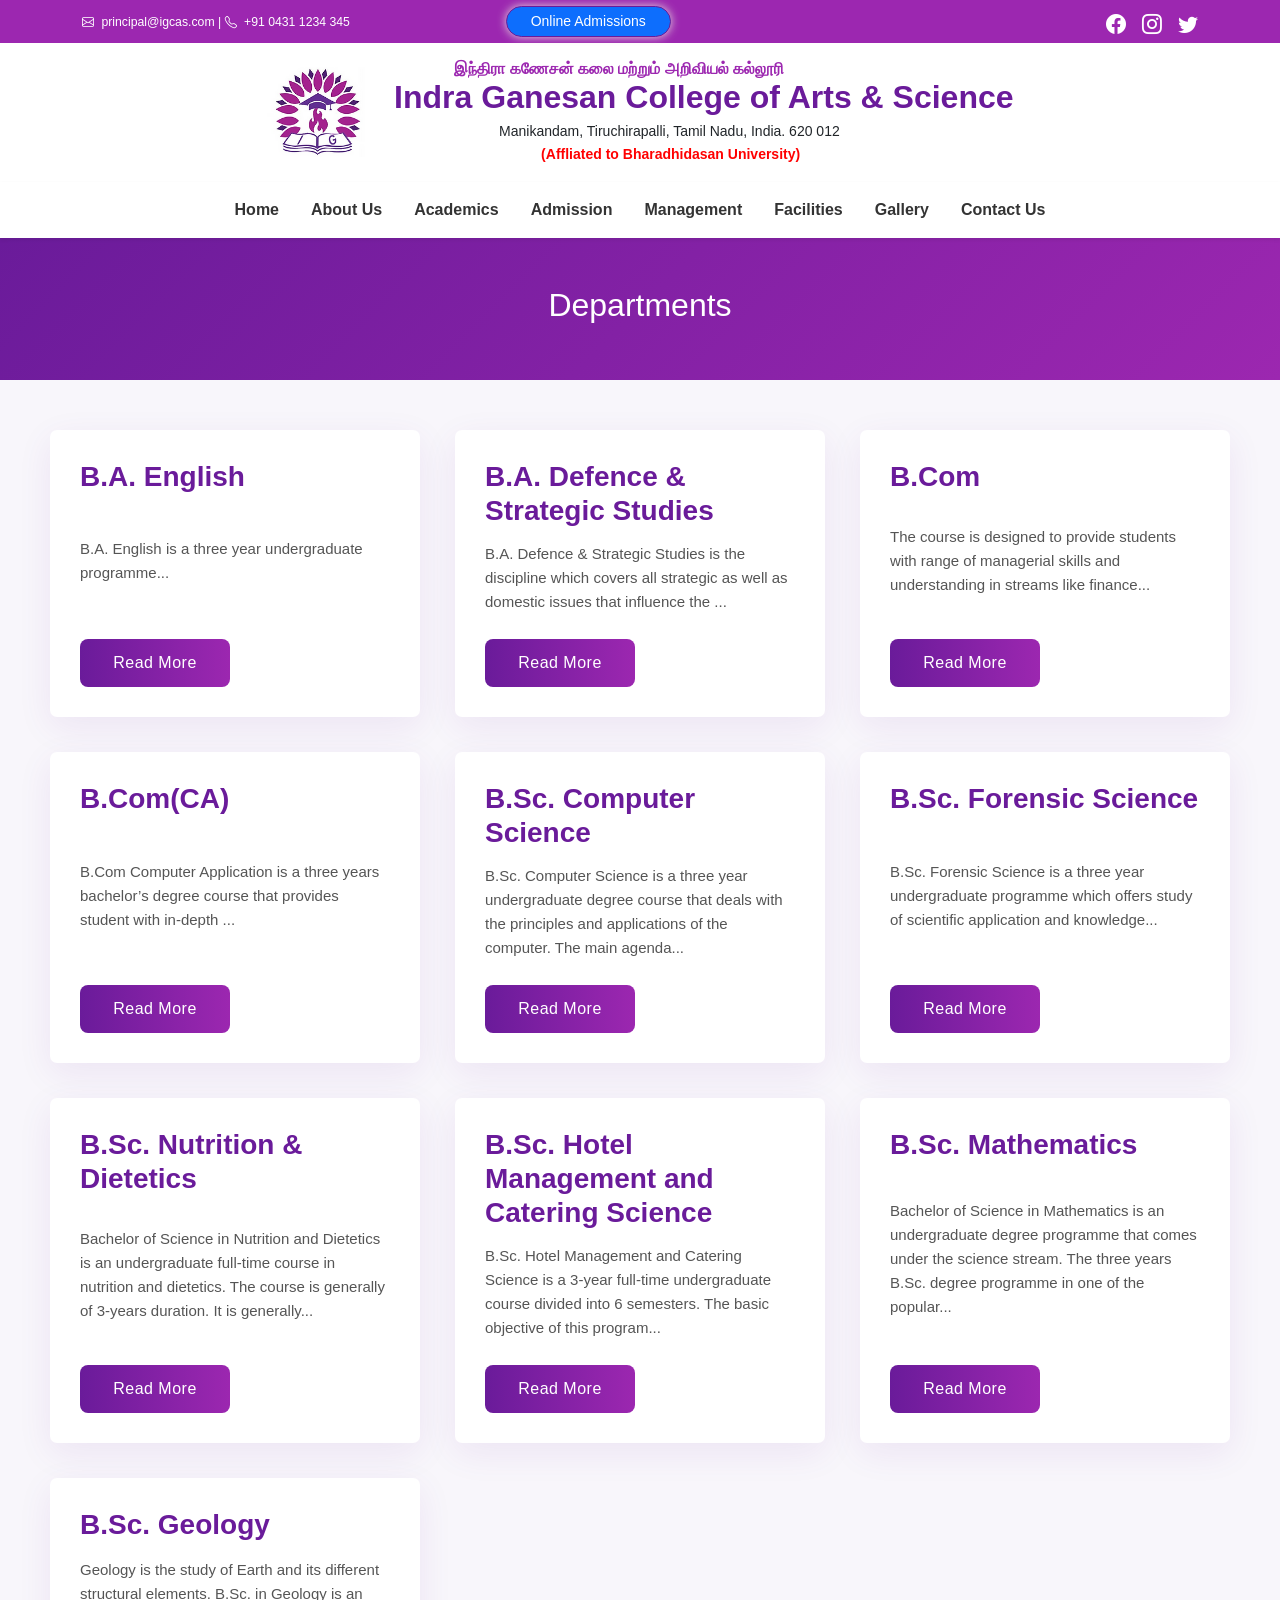
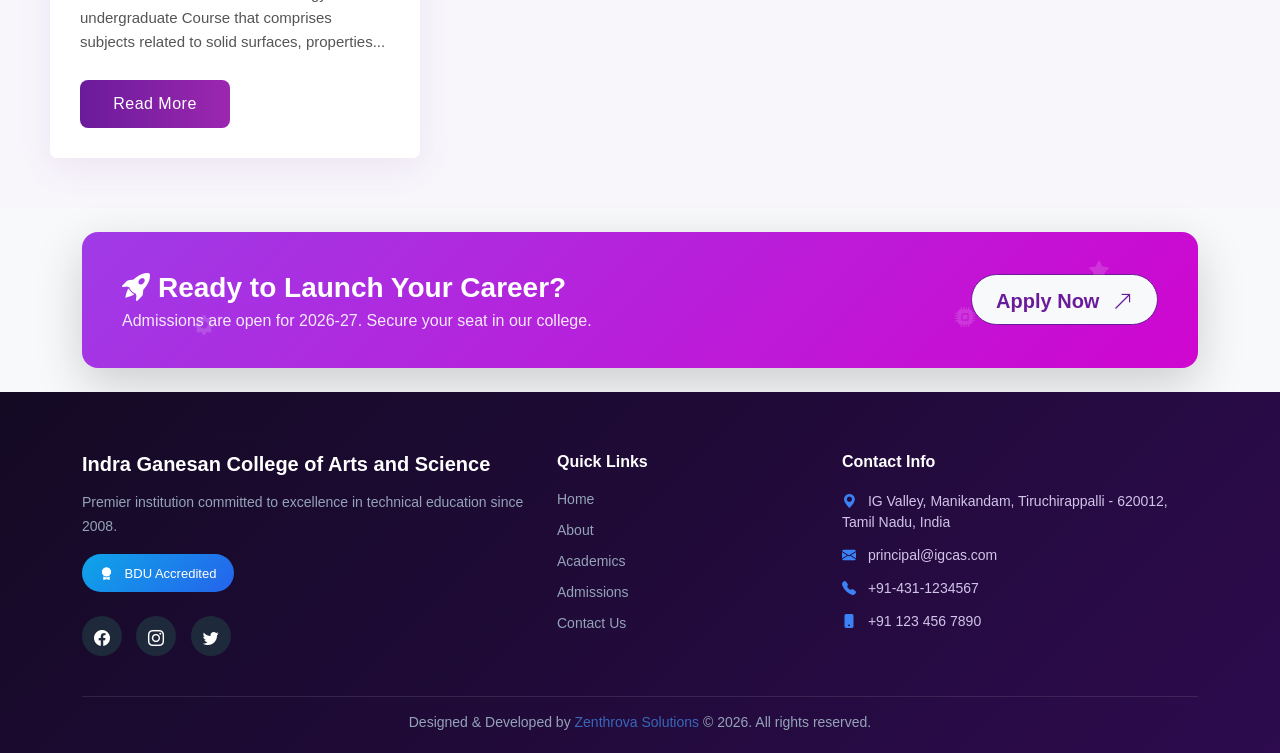
<file: academics.html>
<!DOCTYPE html>
<html lang="en">

<head>
    <meta charset="UTF-8">
    <meta name="viewport" content="width=device-width, initial-scale=1.0">

    <link href="https://cdn.jsdelivr.net/npm/bootstrap@5.0.2/dist/css/bootstrap.min.css" rel="stylesheet">

    <link rel="stylesheet" href="https://cdn.jsdelivr.net/npm/bootstrap-icons@1.11.3/font/bootstrap-icons.min.css">


    <link rel="stylesheet" href="main.css">
    <link rel="stylesheet" href="academics.css">
    <link rel="shortcut icon" href="images/igcas logo.png">

    <title>Indra Ganesan College of Arts & Science</title>
</head>

<body>
<section class="hero">
    <nav class="container">

        <div class="flex-fill d-flex flex-column flex-md-row flex-sm-column
                    align-items-center justify-content-between text-center gap-3">

            <!-- LEFT : Email + Phone -->
            <div class="d-flex flex-column flex-md-row gap-3 align-items-center small">
                    <span>
                        <i class="bi bi-envelope me-1"></i>
                        principal@igcas.com | <i class="bi bi-telephone me-1"></i>
                        +91 0431 1234 345
                    </span>
            </div>

            <!-- CENTER : Admission Button -->
            <div class="flex-fill text-center">

                <a href="https://docs.google.com/forms/d/e/1FAIpQLScYKtt4sCkvbTyfk7Ci3e2E_wMyON6w8gU1Rw8H9WH_Z-Z41A/viewform"
                   target="_blank" class="btn btn-primary btn-sm px-4 admission-btn">
                    Online Admissions
                </a>

            </div>

            <!-- RIGHT : Social Icons -->
            <div class="flex-fill d-flex gap-3 justify-content-md-end">
                <a href="https://www.facebook.com/p/Indra-Ganesan-Institutions-100069961153286/" target="_blank">
                    <i class="bi bi-facebook fs-5"></i>
                </a>

                <a href="https://www.instagram.com/indra_ganesan_institutions/" target="_blank">
                    <i class="bi bi-instagram fs-5"></i>
                </a>

                <a href="https://x.com/IndraGanesanIn1" target="_blank">
                    <i class="bi bi-twitter fs-5"></i>
                </a>
            </div>

        </div>

    </nav>
</section>

<!-- MOBILE IGCE NAVBAR -->
<section class="mobile-igce">
    <div class="mobile-nav-container">

        <div class="mobile-left">
            <img src="images/igcas logo.png" alt="IGCAS Logo" class="mobile-logo">

            <div class="mobile-text">
                <h6 class="mobile-title">IGCAS</h6>
                <small>Indra Ganesan College of Arts & Science</small>
                <div class="mobile-naac">Affliated to Bharadhidasan University</div>
            </div>
        </div>

        <button class="mobile-menu-btn" onclick="toggleMobileMenu()">
            <span></span>
            <span></span>
            <span></span>
        </button>

    </div>

    <!-- Dropdown Menu -->
    <div class="mobile-dropdown" id="mobileMenu">
        <a href="index.html">Home</a>
        <a href="about.html">About</a>
        <a href="academics.html">Academics</a>
        <a href="admission.html">Admissions</a>
        <a href="facilities.html">Facilities</a>
        <a href="gallery.html">Gallery</a>
        <a href="contact.html">Contact Us</a>
    </div>
</section>

<!-- Nav bar centered logo and text -->
<section class="header-navbar py-3">
    <div class="container d-flex align-items-center justify-content-center gap-4 text-center text-md-start">
        <!-- logo -->
        <img src="images/igcas logo.png" alt="College logo" class="college-logo">

        <!-- Text -->
        <div>
            <h6 class="college-title1 mb-0">
                இந்திரா கணேசன் கலை மற்றும் அறிவியல் கல்லூரி
            </h6>

            <h2 class="college-title2 mb-1">Indra Ganesan College of Arts & Science</h2>
            <p class="college-ad mb-0 small">
                Manikandam, Tiruchirapalli, Tamil Nadu, India. 620 012
            </p>
            <span class="accredit">(Affliated to Bharadhidasan University)</span>
        </div>
    </div>
</section>

<nav class="navbar navbar-expand-lg navbar-light bg-white shadow-sm">
    <div class="container">

        <button class="navbar-toggler" data-bs-toggle="collapse" data-bs-target="#mainNav">
            <span class="navbar-toggler-icon"></span>
        </button>

        <div class="collapse navbar-collapse justify-content-center" id="mainNav">
            <ul class="navbar-nav gap-3">
                <li class="nav-item">
                    <a href="index.html" class="nav-link">Home</a>
                </li>

                <li class="nav-item">
                    <a href="about.html" class="nav-link">About Us</a>
                </li>

                <li class="nav-item">
                    <a href="academics.html" class="nav-link">Academics</a>
                </li>

                <li class="nav-item">
                    <a href="admission.html" class="nav-link">Admission</a>
                </li>

                <li class="nav-item">
                    <a href="management.html" class="nav-link">Management</a>
                </li>

                <li class="nav-item">
                    <a href="facilities.html" class="nav-link">Facilities</a>
                </li>

                <li class="nav-item">
                    <a href="gallery.html" class="nav-link">Gallery</a>
                </li>

                <li class="nav-item">
                    <a href="contact.html" class="nav-link">Contact Us</a>
                </li>
            </ul>
        </div>
    </div>
</nav>

    <!-- Header Section -->

    <div class="container1 text-center py-5">
        <h2>Departments</h2>
    </div>

    <!-- <div class="dept text-center py-5">
        <h3>Departments</h3>
    </div> -->

    <section class="academics">
        <!-- Course Card -->
        <!-- COURSE CARD -->
        <div class="course-card">
            <h3>B.A. English</h3>
            <p>B.A. English is a three year undergraduate programme...</p>
            <button onclick="openModal('courseModal1')">Read More</button>
        </div>

        <!-- FULL SCREEN MODAL -->
        <div id="courseModal1" class="modal">
            <div class="modal-content">

                <span class="close-btn" onclick="closeModal('courseModal1')">&times;</span>

                <h1 class="course-title">Department of English</h1>

                <p class="course-description">
                    B.A. English is a three-year undergraduate programme that deals with the
                    study of linguistics and specific areas of literature including
                    Shakespearean plays, European Literature and more.
                    The programme offers in-depth knowledge of English grammar and usage,
                    British Literature, critical thinking, diversity, written and
                    communication skills.
                </p>

                <div class="section">
                    <h3>List of Courses After B.A. English</h3>
                    <ul>
                        <li>M.A. English</li>
                        <li>B.Ed.</li>
                    </ul>
                </div>

                <div class="section">
                    <h3>Job Opportunities After B.A. English</h3>
                    <ul>
                        <li>Writer</li>
                        <li>Blogger</li>
                        <li>Teacher</li>
                        <li>Public Relations Manager</li>
                        <li>Translator</li>
                        <li>Journalist</li>
                        <li>Editor</li>
                    </ul>
                </div>

            </div>
        </div>

        <div class="course-card">
            <h3>B.A. Defence & Strategic Studies</h3>
            <p>B.A. Defence & Strategic Studies is the discipline which covers all strategic as well as domestic issues
                that influence the ...</p>
            <button onclick="openModal('courseModal3')">Read More</button>
        </div>

        <!-- FULL SCREEN MODAL -->
        <div id="courseModal3" class="modal">
            <div class="modal-content">

                <span class="close-btn" onclick="closeModal('courseModal3')">&times;</span>

                <h1 class="course-title">Department of Defence & Strategic Studies</h1>

                <p class="course-description">
                    B.A. Defence & Strategic Studies is the discipline which covers all strategic as well as domestic
                    issues that influence the security or defence of the country. The course study helps the applicants
                    to pick up adequate military education basically in its historical as well as geographical areas. As
                    the students gains awareness on war and its related issues, they can assist government in strategic
                    policy development.
                </p>

                <div class="section">
                    <h3>List of Course after B.A. Defence</h3>
                    <ul>
                        <li>M.A. Defence</li>
                    </ul>
                </div>

                <div class="section">
                    <h3>Job Opportunities After B.A. Defence</h3>
                    <ul>
                        <li>Army</li>
                        <li>Navy</li>
                        <li>Air Force</li>
                        <li>CISF</li>
                        <li>CRPF</li>
                        <li>BSF</li>
                        <li>Coast Guard</li>
                        <li>SSC</li>
                        <li>Railway</li>
                        <li>DRDO</li>
                        <li>IDSA</li>
                    </ul>
                </div>

            </div>
        </div>

        <div class="course-card">
            <h3>B.Com</h3>
            <p>The course is designed to provide students with range of managerial skills and understanding in streams
                like finance...</p>
            <button onclick="openModal('courseModal4')">Read More</button>
        </div>

        <!-- FULL SCREEN MODAL -->
        <div id="courseModal4" class="modal">
            <div class="modal-content">

                <span class="close-btn" onclick="closeModal('courseModal4')">&times;</span>

                <h1 class="course-title">Department of Commerce</h1>

                <p class="course-description">
                    A Bachelor of Commerce, abbreviated as B.Com is an under Graduate degree in commerce and related
                    subject. The course is designed to provide students with range of managerial skills and
                    understanding in streams like finance, accounting, taxation and management.
                </p>

                <div class="section">
                    <h3>List of Course after B.Com(CA)</h3>
                    <ul>
                        <li>M.B.A. (Master of Business Administration)</li>
                        <li>M.Com (Master of Commerce)</li>
                        <li>CA (Charted Accountant)</li>
                        <li>CS (Company Secretary)</li>
                        <li>CFA (Charted Finance Analyst)</li>
                        <li>BAT (Business Accounting Taxation)</li>
                        <li>CMA (Certified Management Accountant)</li>
                        <li>Actuarial Science</li>
                        <li>B.Ed. (Bachelor of Education)</li>
                    </ul>
                </div>

                <div class="section">
                    <h3>Job Opportunities After B.Com</h3>
                    <ul>
                        <li>Financial Risk Manager</li>
                        <li>Business Analyst</li>
                        <li>Digital Marketer</li>
                        <li>Marketing Manager</li>
                        <li>Public Sector Banking</li>
                        <li>UPSC or SSC or TNPSC</li>
                        <li>Accountant</li>
                    </ul>
                </div>

            </div>
        </div>

        <div class="course-card">
            <h3>B.Com(CA)</h3>
            <p>B.Com Computer Application is a three years bachelor’s degree course that provides student with in-depth
                ...</p>
            <button onclick="openModal('courseModal5')">Read More</button>
        </div>

        <!-- FULL SCREEN MODAL -->
        <div id="courseModal5" class="modal">
            <div class="modal-content">

                <span class="close-btn" onclick="closeModal('courseModal5')">&times;</span>

                <h1 class="course-title">Department of Commerce</h1>

                <p class="course-description">
                    B.Com Computer Application is a three years bachelor’s degree course that provides student with
                    in-depth understanding of computer programming, applications, software development along with
                    business management. This course is mainly for students who have an aptitude for computer
                    programming and an interest in commerce. The academic training includes the basics of commerce and
                    computer programming, software design, hardware technicalities, etc.,
                </p>

                <div class="section">
                    <h3>List of Course after B.Com(CA)</h3>
                    <ul>
                        <li>M.B.A. (Master of Business Administration)</li>
                        <li>M.Com CA (Master of Commerce - Computer Application )</li>
                        <li>CA (Charted Accountant)</li>
                        <li>CS (Company Secretary)</li>
                        <li>CFA (Charted Finance Analyst)</li>
                        <li>BAT (Business Accounting Taxation)</li>
                        <li>CMA (Certified Management Accountant)</li>
                        <li>Actuarial Science</li>
                        <li>B.Ed. (Bachelor of Education)</li>
                    </ul>
                </div>

                <div class="section">
                    <h3>Job Opportunities After B.Com</h3>
                    <ul>
                        <li>IT Analyst</li>
                        <li>Mobile Application Developer</li>
                        <li>Digital Marketer</li>
                        <li>Marketing Manager</li>
                        <li>Business Analyst</li>
                        <li>Public Sector Banking</li>
                        <li>UPSC or SSC or TNPSC</li>
                        <li>Accountant</li>
                    </ul>
                </div>

            </div>
        </div>

        <div class="course-card">
            <h3>B.Sc. Computer Science</h3>
            <p>B.Sc. Computer Science is a three year undergraduate degree course that deals with the principles and
                applications of the computer. The main agenda...</p>
            <button onclick="openModal('courseModal6')">Read More</button>
        </div>

        <!-- FULL SCREEN MODAL -->
        <div id="courseModal6" class="modal">
            <div class="modal-content">

                <span class="close-btn" onclick="closeModal('courseModal6')">&times;</span>

                <h1 class="course-title">Department of Computer Science</h1>

                <p class="course-description">
                    B.Sc. Computer Science is a three year undergraduate degree course that deals with the principles
                    and applications of the computer. The main agenda of the degree course is the technical
                    implementation of computers and computer systems. Students in the three year degree course undertake
                    various term papers, practical sessions and learning theoretical foundations of the computer.
                    Computer Science programme makes students job ready to work with numerous IT and Software companies
                    as it focuses on computing methods, programming, and database.
                </p>

                <div class="section">
                    <h3>List of Course after B.Sc. Computer Science</h3>
                    <ul>
                        <li>M.Sc., (Computer Science)</li>
                        <li>MCA (Master of Computer Application)</li>
                        <li>MSW (Master of Social Work)</li>
                        <li>B.Ed. (Bachelor of Education)</li>
                    </ul>
                </div>

                <div class="section">
                    <h3>Job Opportunities After B.A. Defence</h3>
                    <ul>
                        <li>Software Engineer</li>
                        <li>Data Scientist</li>
                        <li>Programmer</li>
                        <li>DTP Operator</li>
                        <li>Teacher</li>
                        <li>UPSC or SSC or TNPSC</li>
                        <li>Application Analyst</li>
                        <li>Information System Manager</li>
                        <li>Web Designer</li>
                        <li>Technical Support Representative</li>

                    </ul>
                </div>

            </div>
        </div>

        <div class="course-card">
            <h3>B.Sc. Forensic Science</h3>
            <p>B.Sc. Forensic Science is a three year undergraduate programme which offers study of scientific
                application and knowledge...</p>
            <button onclick="openModal('courseModal7')">Read More</button>
        </div>

        <!-- FULL SCREEN MODAL -->
        <div id="courseModal7" class="modal">
            <div class="modal-content">

                <span class="close-btn" onclick="closeModal('courseModal7')">&times;</span>

                <h1 class="course-title">Department of Forensic Science</h1>

                <p class="course-description">
                    B.Sc. Forensic Science is a three year undergraduate programme which offers study of scientific
                    application and knowledge that help in the investigation of crimes. This course covers a wide range
                    of subject and how to carefully analyse and study different objects at crime scenes as they are the
                    most important proofs. Analysis at the crime scenes could be of anything from blood stains, soil,
                    bones, fingerprints, recovering data from mobiles, laptops, computers, DNA proofing, etc., The
                    students planning to take forensic science as their career choice must have academic skills and
                    fundamental knowledge of forensic science along with keen interest.
                </p>

                <div class="section">
                    <h3>List of Course after B.Sc. Forensic Science</h3>
                    <ul>
                        <li>M.Sc. Forensic Science</li>
                    </ul>
                </div>

                <div class="section">
                    <h3>Job Opportunities After B.Sc. Forensic Science</h3>
                    <ul>
                        <li>Forensic Scientist</li>
                        <li>Private Investigator</li>
                        <li>Drug Analyst</li>
                        <li>Crime Laboratory Analyst</li>
                        <li>Forensic Architect</li>
                        <li>Forensic Engineer</li>
                        <li>Forensic Toxicologist</li>
                        <li>Police Officer</li>
                        <li>Forensic Consultant</li>
                    </ul>
                </div>

            </div>
        </div>

        <div class="course-card">
            <h3>B.Sc. Nutrition & Dietetics</h3>
            <p>Bachelor of Science in Nutrition and Dietetics is an undergraduate full-time course in nutrition and
                dietetics. The course is generally of 3-years duration. It is generally...</p>
            <button onclick="openModal('courseModal8')">Read More</button>
        </div>

        <!-- FULL SCREEN MODAL -->
        <div id="courseModal8" class="modal">
            <div class="modal-content">

                <span class="close-btn" onclick="closeModal('courseModal8')">&times;</span>

                <h1 class="course-title">Department of Nutrition & Dietetics</h1>

                <p class="course-description">
                    Bachelor of Science in Nutrition and Dietetics is an undergraduate full-time course in nutrition and
                    dietetics. The course is generally of 3-years duration. It is generally taken up by bioscience
                    students. It covers the topics in the field of Nutrition and Dietetics Science and teaches its
                    students how to prepare a proper diet for people, food management, components of a balanced diet,
                    eating habits, and Lifestyle management, among others.
                </p>

                <div class="section">
                    <h3>List of Course after B.Sc. Nutrition & Dietetics</h3>
                    <ul>
                        <li>M.Sc. Nutrition & Dietetics</li>
                        <li>M.Sc. Food Nutrition & Dietetics</li>
                        <li>M.Sc. Clinical Nutrition & Dietetics</li>
                        <li>M.B.A. Nutrition & Dietetics</li>
                    </ul>
                </div>

                <div class="section">
                    <h3> Job Opportunities after B.Sc. Nutrition & Dietetics</h3>
                    <ul>
                        <li>Nutrition</li>
                        <li>Dietician</li>
                        <li>Food Quality Manager</li>
                        <li>Administrative Nutrition</li>
                        <li>Area Business Manager</li>
                        <li>Consultant</li>
                        <li>Food Show Host</li>
                        <li>Medical Representative</li>
                        <li>Nutrition Trainer</li>
                        <li>Nutrition Sales Executive</li>
                    </ul>
                </div>

            </div>
        </div>

        <div class="course-card">
            <h3>B.Sc. Hotel Management and Catering Science</h3>
            <p>B.Sc. Hotel Management and Catering Science is a 3-year full-time undergraduate course divided into 6
                semesters. The basic objective of this program...</p>
            <button onclick="openModal('courseModal9')">Read More</button>
        </div>

        <!-- FULL SCREEN MODAL -->
        <div id="courseModal9" class="modal">
            <div class="modal-content">

                <span class="close-btn" onclick="closeModal('courseModal9')">&times;</span>

                <h1 class="course-title">Department of Hotel Management & Catering Science</h1>

                <p class="course-description">
                    B.Sc. Hotel Management and Catering Science is a 3-year full-time undergraduate course divided into
                    6 semesters. The basic objective of this program is to provide competent candidates with the
                    necessary skills, knowledge, values, and attitudes to occupy key operational positions in the
                    hospitality industry. </p>

                <div class="section">
                    <h3>List of Course after B.Sc. Hotel Management & Catering Science</h3>
                    <ul>
                        <li>Master of Hotel Management</li>
                        <li>M.Sc. Hotel and Catering Management</li>
                        <li>M.Sc. Hospitality and Hotel Administrator</li>
                        <li>M.Sc. Hotel management</li>
                        <li>M.Sc. Hotel Management, Catering and Tourism</li>
                        <li>M.Sc. Tourism</li>
                        <li>M.Sc. Food Science and Nutrition</li>
                        <li>M.Sc. Tourism & Hotel Management</li>
                        <li>M.B.A. Hospitality</li>
                        <li>M.B.A. Hotel Management</li>
                        <li>M.B.A. Tourism & Hotel Management</li>
                        <li>M.B.A. Hotel Management, Tourism & Catering Technology</li>
                    </ul>
                </div>

                <div class="section">
                    <h3>Job Opportunities After B.Sc. Hotel Management & Catering Science</h3>
                    <ul>
                        <li>Catering Officer</li>
                        <li>Assistant Manager</li>
                        <li>Operation Manager</li>
                        <li>Marketing Manager</li>
                        <li>Hotel Administrator</li>
                        <li>Cabin Crew & Hostess & Host</li>
                        <li>Catering Supervisor & Assistant</li>
                        <li>Hospitality Executive</li>
                        <li>Marketing & Sales Executive</li>
                        <li>Hotel Administrator</li>
                        <li>Marketing Manager</li>
                        <li>Catering Officer</li>
                        <li>Operation Manager</li>
                        <li>Assistant Manager</li>
                        <li>Deputy Housekeeper</li>
                        <li>Food & Beverage Manager</li>
                    </ul>
                </div>

            </div>
        </div>

        <div class="course-card">
            <h3>B.Sc. Mathematics</h3>
            <p>Bachelor of Science in Mathematics is an undergraduate degree programme that comes under the science
                stream. The three years B.Sc. degree programme in one of the popular...</p>
            <button onclick="openModal('courseModal10')">Read More</button>
        </div>

        <!-- FULL SCREEN MODAL -->
        <div id="courseModal10" class="modal">
            <div class="modal-content">

                <span class="close-btn" onclick="closeModal('courseModal10')">&times;</span>

                <h1 class="course-title">Department of Mathematics</h1>

                <p class="course-description">
                    Bachelor of Science in Mathematics is an undergraduate degree programme that comes under the science
                    stream. The three years B.Sc. degree programme in one of the popular courses that is chosen by
                    student who have interest in Mathematics subject. It is an interesting course which is designed to
                    focus on the in-depth topics related to mathematics.
                </p>

                <div class="section">
                    <h3>List of Course after B.A. Defence</h3>
                    <ul>
                        <li>M.Sc. Mathematics</li>
                        <li>B.Ed. (Bachelor of Education)</li>
                    </ul>
                </div>

                <div class="section">
                    <h3>Job Opportunities After B.A. Defence</h3>
                    <ul>
                        <li>Financial Analyst</li>
                        <li>UPSC or SSC or TNPSC</li>
                        <li>Teaching</li>
                        <li>Banking Sector</li>
                    </ul>
                </div>

            </div>
        </div>

        <div class="course-card">
            <h3>B.Sc. Geology</h3>
            <p>Geology is the study of Earth and its different structural elements. B.Sc. in Geology is an undergraduate
                Course that comprises subjects related to solid surfaces, properties...</p>
            <button onclick="openModal('courseModal11')">Read More</button>
        </div>

        <!-- FULL SCREEN MODAL -->
        <div id="courseModal11" class="modal">
            <div class="modal-content">

                <span class="close-btn" onclick="closeModal('courseModal11')">&times;</span>

                <h1 class="course-title">Department of Geology</h1>

                <p class="course-description">
                    Geology is the study of Earth and its different structural elements. B.Sc. in Geology is an
                    undergraduate Course that comprises subjects related to solid surfaces, properties of celestial
                    bodies, meteors, structures, etc., Geology is a very wide subject and covers different fields that
                    are vaguely covered over the course period. From the study of soil and its applications in
                    constriction to learning about various minerals found on earth. </p>

                <div class="section">
                    <h3>List of Course after B.Sc. Geology</h3>
                    <ul>
                        <li>M.Sc. Geology</li>
                        <li>B.Ed. (Bachelor of Education)</li>
                    </ul>
                </div>

                <div class="section">
                    <h3>Job Opportunities After B.A. Defence</h3>
                    <ul>
                        <li>Geologist</li>
                        <li>Mine Supervisor</li>
                        <li>Marine Geologist</li>
                        <li>Hydrogeologist</li>
                        <li>Selsmologist</li>
                        <li>Petrologist</li>
                        <li>UPSC or TNPSC</li>
                    </ul>
                </div>

            </div>
        </div>

    </section>

    <section class="floating-cta-section py-4">
        <div class="container">
            <div class="floating-cta-wrapper position-relative">
                <div class="floating-cta bg-primary text-white rounded-4 shadow-lg" data-aos="zoom-in"
                    data-aos-duration="800">
                    <div class="row align-items-center">
                        <div class="col-lg-8">
                            <div class="floating-cta-content">
                                <h3 class="mb-1 fw-bold">
                                    <i class="bi bi-rocket-takeoff-fill me-2"></i>Ready to
                                    Launch Your Career?
                                </h3>
                                <p class="mb-0 opacity-90">
                                    Admissions are open for 2026-27. Secure your seat in our college.
                                </p>
                            </div>
                        </div>
                        <div class="col-lg-4 text-lg-end mt-2 mt-lg-0">
                            <a href="https://docs.google.com/forms/d/e/1FAIpQLScYKtt4sCkvbTyfk7Ci3e2E_wMyON6w8gU1Rw8H9WH_Z-Z41A/viewform"
                                class="btn btn-light btn-lg px-4 py-2 fw-bold floating-cta-btn" target="_blank">
                                Apply Now <i class="bi bi-arrow-up-right ms-2"></i>
                            </a>
                        </div>
                    </div>
                    <!-- Floating elements around the CTA -->
                    <div class="floating-element fe-1">
                        <i class="bi bi-star-fill"></i>
                    </div>
                    <div class="floating-element fe-2">
                        <i class="bi bi-gear-fill"></i>
                    </div>
                    <div class="floating-element fe-3">
                        <i class="bi bi-cpu-fill"></i>
                    </div>
                </div>
            </div>
        </div>
    </section>



    <!-- Footer -->
    <footer class="main-footer">
        <div class="container-fluid px-0">
            <div class="container">
                <div class="row gy-4">

                    <!-- Column 1 -->
                    <div class="col-lg-5 col-md-6">
                        <h4 class="footer-title">
                            Indra Ganesan College of Arts and Science
                        </h4>
                        <p class="footer-text">
                            Premier institution committed to excellence in technical
                            education since 2008.
                        </p>

                        <a href="#" class="bdu-badge">
                            <i class="bi bi-award-fill me-2"></i> BDU Accredited
                        </a>

                        <div class="social-icons mt-4">
                            <a href="https://www.facebook.com/p/Indra-Ganesan-Institutions-100069961153286/"><i
                                    class="bi bi-facebook"></i></a>
                            <a href="https://www.instagram.com/indra_ganesan_institutions/"><i
                                    class="bi bi-instagram"></i></a>
                            <a href="https://x.com/IndraGanesanIn1"><i class="bi bi-twitter"></i></a>
                        </div>
                    </div>

                    <!-- Column 2 -->
                    <div class="col-lg-3 col-md-6">
                        <h5 class="footer-heading">Quick Links</h5>
                        <ul class="footer-links">
                            <li><a href="index.html">Home</a></li>
                            <li><a href="about.html">About</a></li>
                            <li><a href="academics.html">Academics</a></li>
                            <li><a href="admission.html">Admissions</a></li>
                            <li><a href="contact.html">Contact Us</a></li>
                        </ul>
                    </div>

                    <!-- Column 3 -->
                    <div class="col-lg-4 col-md-6">
                        <h5 class="footer-heading">Contact Info</h5>
                        <ul class="contact-info">
                            <li><i class="bi bi-geo-alt-fill"></i>
                                IG Valley, Manikandam,
                                Tiruchirappalli - 620012,
                                Tamil Nadu, India
                            </li>
                            <li><i class="bi bi-envelope-fill"></i>
                                principal@igcas.com
                            </li>
                            <li><i class="bi bi-telephone-fill"></i>
                                +91-431-1234567
                            </li>
                            <li><i class="bi bi-phone-fill"></i>
                                +91 123 456 7890
                            </li>
                        </ul>
                    </div>

                </div>

                <!-- Bottom -->
                <div class="footer-bottom text-center">
                    Designed & Developed by
                    <span class="brand-name">Zenthrova Solutions</span>
                    © 2026. All rights reserved.
                </div>
            </div>

            <!-- Scroll Top -->
            <button class="scroll-top">
                <i class="bi bi-chevron-up"></i>
            </button>
        </div>
    </footer>

    <script src="https://cdn.jsdelivr.net/npm/bootstrap@5.3.2/dist/js/bootstrap.bundle.min.js"></script>

    <!-- About Section Animation -->
    <script>

        //mobile navbar 
        function toggleMobileMenu() {
            document.getElementById("mobileMenu").classList.toggle("active");
        }


        function openModal(id) {
            document.getElementById(id).style.display = "block";
        }

        function closeModal(id) {
            document.getElementById(id).style.display = "none";
        }

        // Scroll To Top
        const scrollBtn = document.querySelector(".scroll-top");

        window.addEventListener("scroll", function () {
            if (window.scrollY > 200) {
                scrollBtn.style.display = "block";
            } else {
                scrollBtn.style.display = "none";
            }
        });

        scrollBtn.addEventListener("click", function () {
            window.scrollTo({
                top: 0,
                behavior: "smooth"
            });
        });
    </script>


</body>

</html>

<!-- links:
https://www.facebook.com/p/Indra-Ganesan-Institutions-100069961153286/
https://www.instagram.com/indra_ganesan_institutions/
https://x.com/IndraGanesanIn1 -->
</file>
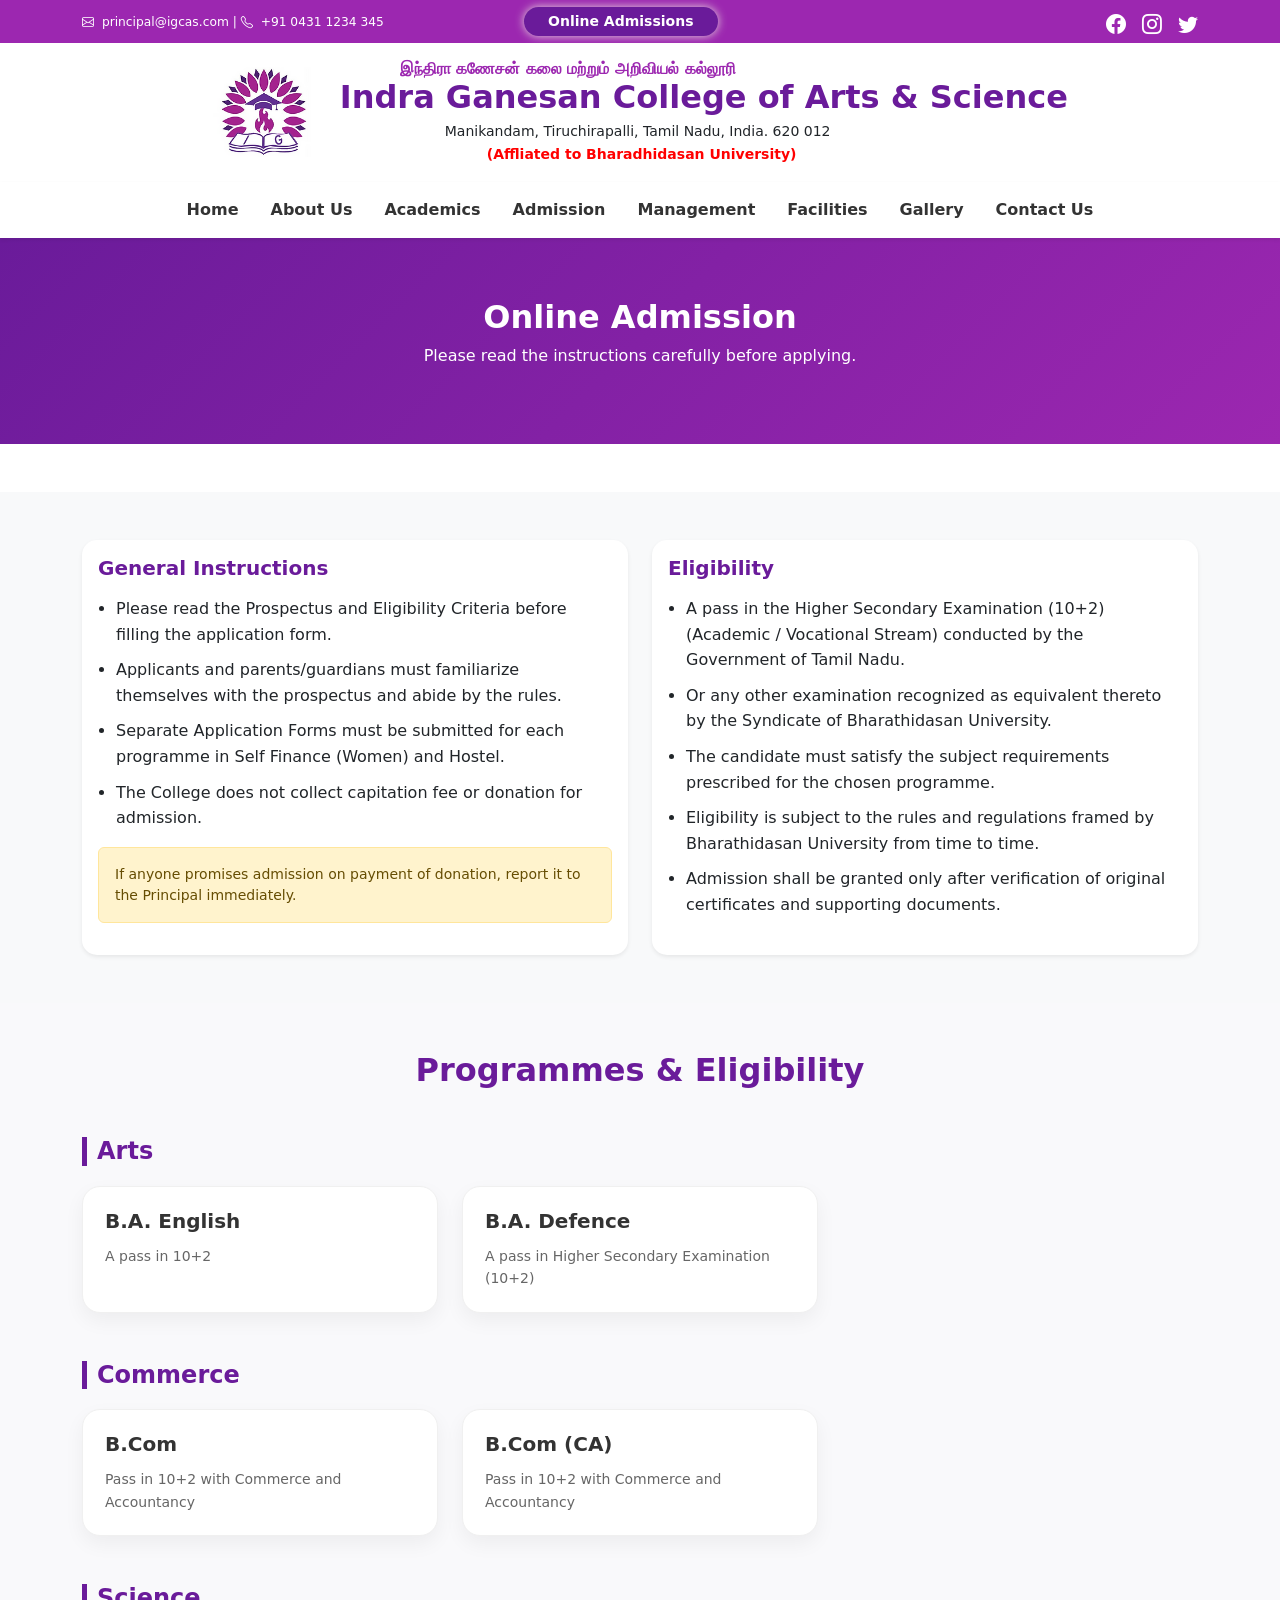
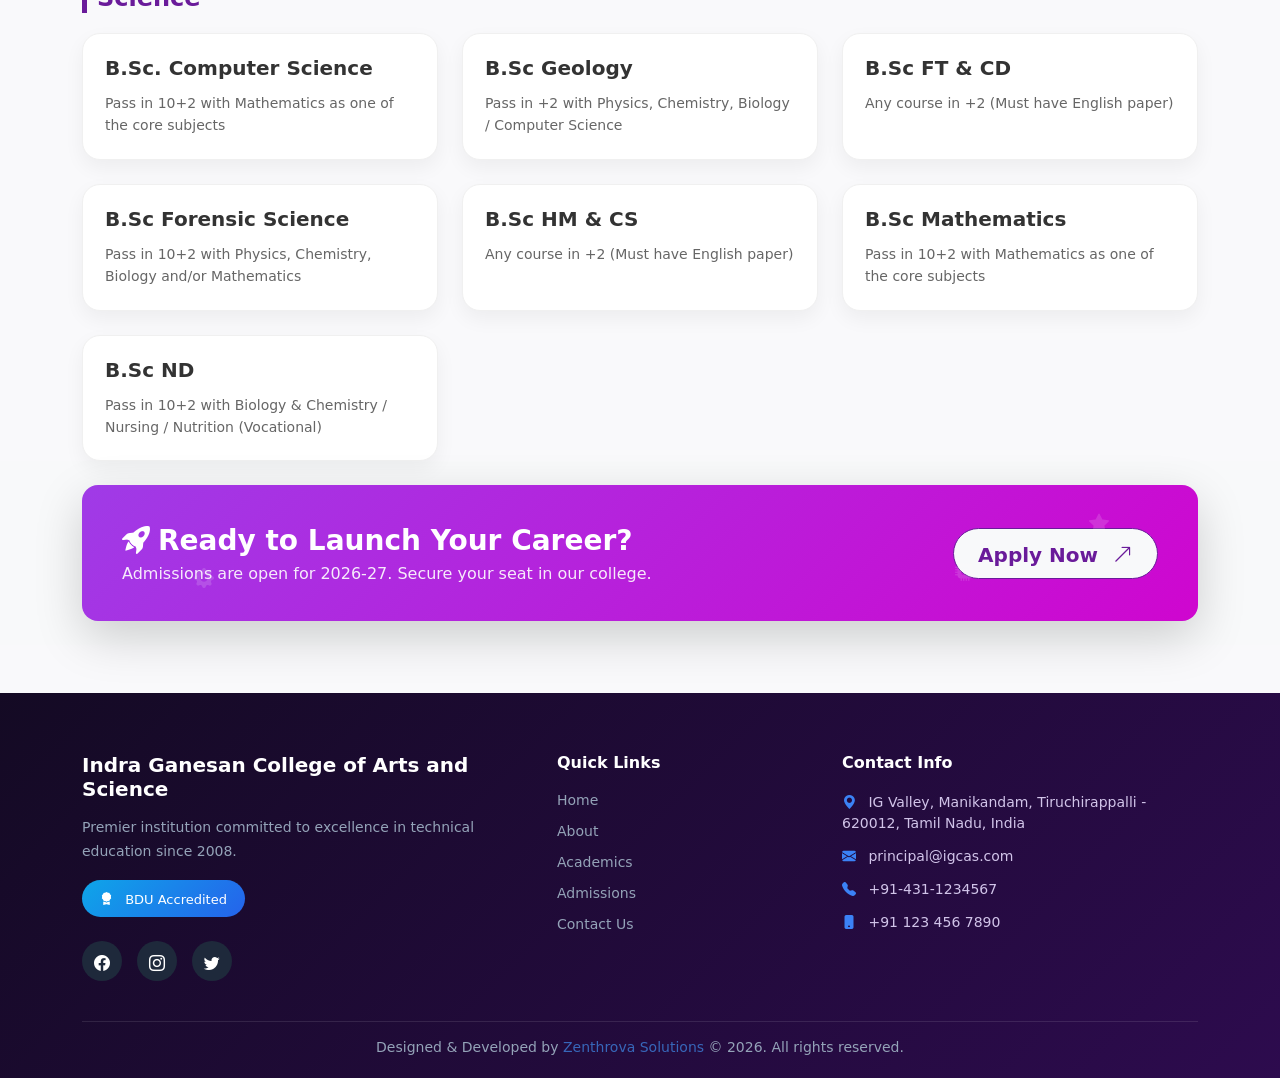
<file: admission.html>
<!DOCTYPE html>
<html lang="en">

<head>
    <meta charset="UTF-8">
    <meta name="viewport" content="width=device-width, initial-scale=1.0">

    <link href="https://cdn.jsdelivr.net/npm/bootstrap@5.0.2/dist/css/bootstrap.min.css" rel="stylesheet">

    <link rel="stylesheet" href="https://cdn.jsdelivr.net/npm/bootstrap-icons@1.11.3/font/bootstrap-icons.min.css">


    <link rel="stylesheet" href="main.css">
    <link rel="stylesheet" href="admission.css">
    <link rel="shortcut icon" href="images/igcas logo.png">

    <title>Indra Ganesan College of Arts & Science</title>

</head>

<body>
<section class="hero">
    <nav class="container">

        <div class="flex-fill d-flex flex-column flex-md-row flex-sm-column
                    align-items-center justify-content-between text-center gap-3">

            <!-- LEFT : Email + Phone -->
            <div class="d-flex flex-column flex-md-row gap-3 align-items-center small">
                    <span>
                        <i class="bi bi-envelope me-1"></i>
                        principal@igcas.com | <i class="bi bi-telephone me-1"></i>
                        +91 0431 1234 345
                    </span>
            </div>

            <!-- CENTER : Admission Button -->
            <div class="flex-fill text-center">

                <a href="https://docs.google.com/forms/d/e/1FAIpQLScYKtt4sCkvbTyfk7Ci3e2E_wMyON6w8gU1Rw8H9WH_Z-Z41A/viewform"
                   target="_blank" class="btn btn-primary btn-sm px-4 admission-btn">
                    Online Admissions
                </a>

            </div>

            <!-- RIGHT : Social Icons -->
            <div class="flex-fill d-flex gap-3 justify-content-md-end">
                <a href="https://www.facebook.com/p/Indra-Ganesan-Institutions-100069961153286/" target="_blank">
                    <i class="bi bi-facebook fs-5"></i>
                </a>

                <a href="https://www.instagram.com/indra_ganesan_institutions/" target="_blank">
                    <i class="bi bi-instagram fs-5"></i>
                </a>

                <a href="https://x.com/IndraGanesanIn1" target="_blank">
                    <i class="bi bi-twitter fs-5"></i>
                </a>
            </div>

        </div>

    </nav>
</section>

<!-- MOBILE IGCE NAVBAR -->
<section class="mobile-igce">
    <div class="mobile-nav-container">

        <div class="mobile-left">
            <img src="images/igcas logo.png" alt="IGCAS Logo" class="mobile-logo">

            <div class="mobile-text">
                <h6 class="mobile-title">IGCAS</h6>
                <small>Indra Ganesan College of Arts & Science</small>
                <div class="mobile-naac">Affliated to Bharadhidasan University</div>
            </div>
        </div>

        <button class="mobile-menu-btn" onclick="toggleMobileMenu()">
            <span></span>
            <span></span>
            <span></span>
        </button>

    </div>

    <!-- Dropdown Menu -->
    <div class="mobile-dropdown" id="mobileMenu">
        <a href="index.html">Home</a>
        <a href="about.html">About</a>
        <a href="academics.html">Academics</a>
        <a href="admission.html">Admissions</a>
        <a href="facilities.html">Facilities</a>
        <a href="gallery.html">Gallery</a>
        <a href="contact.html">Contact Us</a>
    </div>
</section>

<!-- Nav bar centered logo and text -->
<section class="header-navbar py-3">
    <div class="container d-flex align-items-center justify-content-center gap-4 text-center text-md-start">
        <!-- logo -->
        <img src="images/igcas logo.png" alt="College logo" class="college-logo">

        <!-- Text -->
        <div>
            <h6 class="college-title1 mb-0">
                இந்திரா கணேசன் கலை மற்றும் அறிவியல் கல்லூரி
            </h6>

            <h2 class="college-title2 mb-1">Indra Ganesan College of Arts & Science</h2>
            <p class="college-ad mb-0 small">
                Manikandam, Tiruchirapalli, Tamil Nadu, India. 620 012
            </p>
            <span class="accredit">(Affliated to Bharadhidasan University)</span>
        </div>
    </div>
</section>

<nav class="navbar navbar-expand-lg navbar-light bg-white shadow-sm">
    <div class="container">

        <button class="navbar-toggler" data-bs-toggle="collapse" data-bs-target="#mainNav">
            <span class="navbar-toggler-icon"></span>
        </button>

        <div class="collapse navbar-collapse justify-content-center" id="mainNav">
            <ul class="navbar-nav gap-3">
                <li class="nav-item">
                    <a href="index.html" class="nav-link">Home</a>
                </li>

                <li class="nav-item">
                    <a href="about.html" class="nav-link">About Us</a>
                </li>

                <li class="nav-item">
                    <a href="academics.html" class="nav-link">Academics</a>
                </li>

                <li class="nav-item">
                    <a href="admission.html" class="nav-link">Admission</a>
                </li>

                <li class="nav-item">
                    <a href="management.html" class="nav-link">Management</a>
                </li>

                <li class="nav-item">
                    <a href="facilities.html" class="nav-link">Facilities</a>
                </li>

                <li class="nav-item">
                    <a href="gallery.html" class="nav-link">Gallery</a>
                </li>

                <li class="nav-item">
                    <a href="contact.html" class="nav-link">Contact Us</a>
                </li>
            </ul>
        </div>
    </div>
</nav>


    <!-- Section Title -->
    <div class="container1 text-center mb-5 header">
        <h2 class="fw-bold">Online Admission</h2>
        <p>Please read the instructions carefully before applying.</p>
    </div>
    <!-- ONLINE ADMISSION SECTION -->
    <section class="online-admission py-5">
        <div class="container">

            <div class="row g-4">

                <!-- General Instructions -->
                <div class="col-lg-6">
                    <div class="card admission-card h-100 shadow-sm">
                        <div class="card-body">
                            <h5 class="card-title fw-bold mb-3">General Instructions</h5>

                            <ul class="admission-list">
                                <li>Please read the Prospectus and Eligibility Criteria before filling the application
                                    form.</li>

                                <li>Applicants and parents/guardians must familiarize themselves with the prospectus and
                                    abide by the rules.</li>

                                <li>Separate Application Forms must be submitted for each programme in Self Finance
                                    (Women) and Hostel.</li>

                                <li>The College does not collect capitation fee or donation for admission.</li>
                            </ul>

                            <div class="alert alert-warning mt-3 small">
                                If anyone promises admission on payment of donation, report it to the Principal
                                immediately.
                            </div>
                        </div>
                    </div>
                </div>

                <!-- Eligibility -->
                <div class="col-lg-6">
                    <div class="card admission-card h-100 shadow-sm">
                        <div class="card-body">
                            <h5 class="card-title fw-bold mb-3">Eligibility</h5>
                            <ul class="admission-list">
                                <li>
                                    A pass in the Higher Secondary Examination (10+2)
                                    (Academic / Vocational Stream) conducted by the Government of Tamil Nadu.
                                </li>

                                <li>
                                    Or any other examination recognized as equivalent thereto
                                    by the Syndicate of Bharathidasan University.
                                </li>

                                <li>
                                    The candidate must satisfy the subject requirements
                                    prescribed for the chosen programme.
                                </li>

                                <li>
                                    Eligibility is subject to the rules and regulations
                                    framed by Bharathidasan University from time to time.
                                </li>

                                <li>
                                    Admission shall be granted only after verification
                                    of original certificates and supporting documents.
                                </li>
                            </ul>
                        </div>
                    </div>
                </div>

            </div>
        </div>
    </section>

    <section class="programmes-section py-5">
        <div class="container">

            <h2 class="text-center fw-bold mb-5 section-heading">
                Programmes & Eligibility
            </h2>

            <!-- ================= ARTS ================= -->
            <h4 class="dept-title">Arts</h4>
            <div class="row g-4 mb-5">

                <div class="col-md-6 col-lg-4">
                    <div class="programme-card">
                        <h5>B.A. English</h5>
                        <p>A pass in 10+2</p>
                    </div>
                </div>

                <div class="col-md-6 col-lg-4">
                    <div class="programme-card">
                        <h5>B.A. Defence</h5>
                        <p>A pass in Higher Secondary Examination (10+2)</p>
                    </div>
                </div>

            </div>

            <!-- ================= COMMERCE ================= -->
            <h4 class="dept-title">Commerce</h4>
            <div class="row g-4 mb-5">

                <div class="col-md-6 col-lg-4">
                    <div class="programme-card">
                        <h5>B.Com</h5>
                        <p>Pass in 10+2 with Commerce and Accountancy</p>
                    </div>
                </div>

                <div class="col-md-6 col-lg-4">
                    <div class="programme-card">
                        <h5>B.Com (CA)</h5>
                        <p>Pass in 10+2 with Commerce and Accountancy</p>
                    </div>
                </div>

            </div>

            <!-- ================= SCIENCE ================= -->
            <h4 class="dept-title">Science</h4>
            <div class="row g-4">

                <div class="col-md-6 col-lg-4">
                    <div class="programme-card">
                        <h5>B.Sc. Computer Science</h5>
                        <p>Pass in 10+2 with Mathematics as one of the core subjects</p>
                    </div>
                </div>

                <div class="col-md-6 col-lg-4">
                    <div class="programme-card">
                        <h5>B.Sc Geology</h5>
                        <p>Pass in +2 with Physics, Chemistry, Biology / Computer Science</p>
                    </div>
                </div>

                <div class="col-md-6 col-lg-4">
                    <div class="programme-card">
                        <h5>B.Sc FT & CD</h5>
                        <p>Any course in +2 (Must have English paper)</p>
                    </div>
                </div>

                <div class="col-md-6 col-lg-4">
                    <div class="programme-card">
                        <h5>B.Sc Forensic Science</h5>
                        <p>Pass in 10+2 with Physics, Chemistry, Biology and/or Mathematics</p>
                    </div>
                </div>

                <div class="col-md-6 col-lg-4">
                    <div class="programme-card">
                        <h5>B.Sc HM & CS</h5>
                        <p>Any course in +2 (Must have English paper)</p>
                    </div>
                </div>

                <div class="col-md-6 col-lg-4">
                    <div class="programme-card">
                        <h5>B.Sc Mathematics</h5>
                        <p>Pass in 10+2 with Mathematics as one of the core subjects</p>
                    </div>
                </div>

                <div class="col-md-6 col-lg-4">
                    <div class="programme-card">
                        <h5>B.Sc ND</h5>
                        <p>Pass in 10+2 with Biology & Chemistry / Nursing / Nutrition (Vocational)</p>
                    </div>
                </div>

            </div>

        </div>

        <section class="floating-cta-section py-4">
            <div class="container">
                <div class="floating-cta-wrapper position-relative">
                    <div class="floating-cta bg-primary text-white rounded-4 shadow-lg" data-aos="zoom-in"
                        data-aos-duration="800">
                        <div class="row align-items-center">
                            <div class="col-lg-8">
                                <div class="floating-cta-content">
                                    <h3 class="mb-1 fw-bold">
                                        <i class="bi bi-rocket-takeoff-fill me-2"></i>Ready to
                                        Launch Your Career?
                                    </h3>
                                    <p class="mb-0 opacity-90">
                                        Admissions are open for 2026-27. Secure your seat in our college.
                                    </p>
                                </div>
                            </div>
                            <div class="col-lg-4 text-lg-end mt-2 mt-lg-0">
                                <a href="https://docs.google.com/forms/d/e/1FAIpQLScYKtt4sCkvbTyfk7Ci3e2E_wMyON6w8gU1Rw8H9WH_Z-Z41A/viewform"
                                    class="btn btn-light btn-lg px-4 py-2 fw-bold floating-cta-btn" target="_blank">
                                    Apply Now <i class="bi bi-arrow-up-right ms-2"></i>
                                </a>
                            </div>
                        </div>
                        <!-- Floating elements around the CTA -->
                        <div class="floating-element fe-1">
                            <i class="bi bi-star-fill"></i>
                        </div>
                        <div class="floating-element fe-2">
                            <i class="bi bi-gear-fill"></i>
                        </div>
                        <div class="floating-element fe-3">
                            <i class="bi bi-cpu-fill"></i>
                        </div>
                    </div>
                </div>
            </div>
        </section>
    </section>





<!-- Footer -->
<footer class="main-footer">
    <div class="container-fluid px-0">
        <div class="container">
            <div class="row gy-4">

                <!-- Column 1 -->
                <div class="col-lg-5 col-md-6">
                    <h4 class="footer-title">
                        Indra Ganesan College of Arts and Science
                    </h4>
                    <p class="footer-text">
                        Premier institution committed to excellence in technical
                        education since 2008.
                    </p>

                    <a href="#" class="bdu-badge">
                        <i class="bi bi-award-fill me-2"></i> BDU Accredited
                    </a>

                    <div class="social-icons mt-4">
                        <a href="https://www.facebook.com/p/Indra-Ganesan-Institutions-100069961153286/"><i
                                class="bi bi-facebook"></i></a>
                        <a href="https://www.instagram.com/indra_ganesan_institutions/"><i
                                class="bi bi-instagram"></i></a>
                        <a href="https://x.com/IndraGanesanIn1"><i class="bi bi-twitter"></i></a>
                    </div>
                </div>

                <!-- Column 2 -->
                <div class="col-lg-3 col-md-6">
                    <h5 class="footer-heading">Quick Links</h5>
                    <ul class="footer-links">
                        <li><a href="index.html">Home</a></li>
                        <li><a href="about.html">About</a></li>
                        <li><a href="academics.html">Academics</a></li>
                        <li><a href="admission.html">Admissions</a></li>
                        <li><a href="contact.html">Contact Us</a></li>
                    </ul>
                </div>

                <!-- Column 3 -->
                <div class="col-lg-4 col-md-6">
                    <h5 class="footer-heading">Contact Info</h5>
                    <ul class="contact-info">
                        <li><i class="bi bi-geo-alt-fill"></i>
                            IG Valley, Manikandam,
                            Tiruchirappalli - 620012,
                            Tamil Nadu, India
                        </li>
                        <li><i class="bi bi-envelope-fill"></i>
                            principal@igcas.com
                        </li>
                        <li><i class="bi bi-telephone-fill"></i>
                            +91-431-1234567
                        </li>
                        <li><i class="bi bi-phone-fill"></i>
                            +91 123 456 7890
                        </li>
                    </ul>
                </div>

            </div>

            <!-- Bottom -->
            <div class="footer-bottom text-center">
                Designed & Developed by
                <span class="brand-name">Zenthrova Solutions</span>
                © 2026. All rights reserved.
            </div>
        </div>

        <!-- Scroll Top -->
        <button class="scroll-top">
            <i class="bi bi-chevron-up"></i>
        </button>
    </div>
</footer>

    <script src="https://cdn.jsdelivr.net/npm/bootstrap@5.3.2/dist/js/bootstrap.bundle.min.js"></script>

    <!-- About Section Animation -->
    <script>

        //mobile navbar 
        function toggleMobileMenu() {
            document.getElementById("mobileMenu").classList.toggle("active");
        }

        // Scroll To Top
        const scrollBtn = document.querySelector(".scroll-top");

        window.addEventListener("scroll", function () {
            if (window.scrollY > 200) {
                scrollBtn.style.display = "block";
            } else {
                scrollBtn.style.display = "none";
            }
        });

        scrollBtn.addEventListener("click", function () {
            window.scrollTo({
                top: 0,
                behavior: "smooth"
            });
        });
    </script>
</body>

</html>

<!-- links:
https://www.facebook.com/p/Indra-Ganesan-Institutions-100069961153286/
https://www.instagram.com/indra_ganesan_institutions/
https://x.com/IndraGanesanIn1 -->
</file>
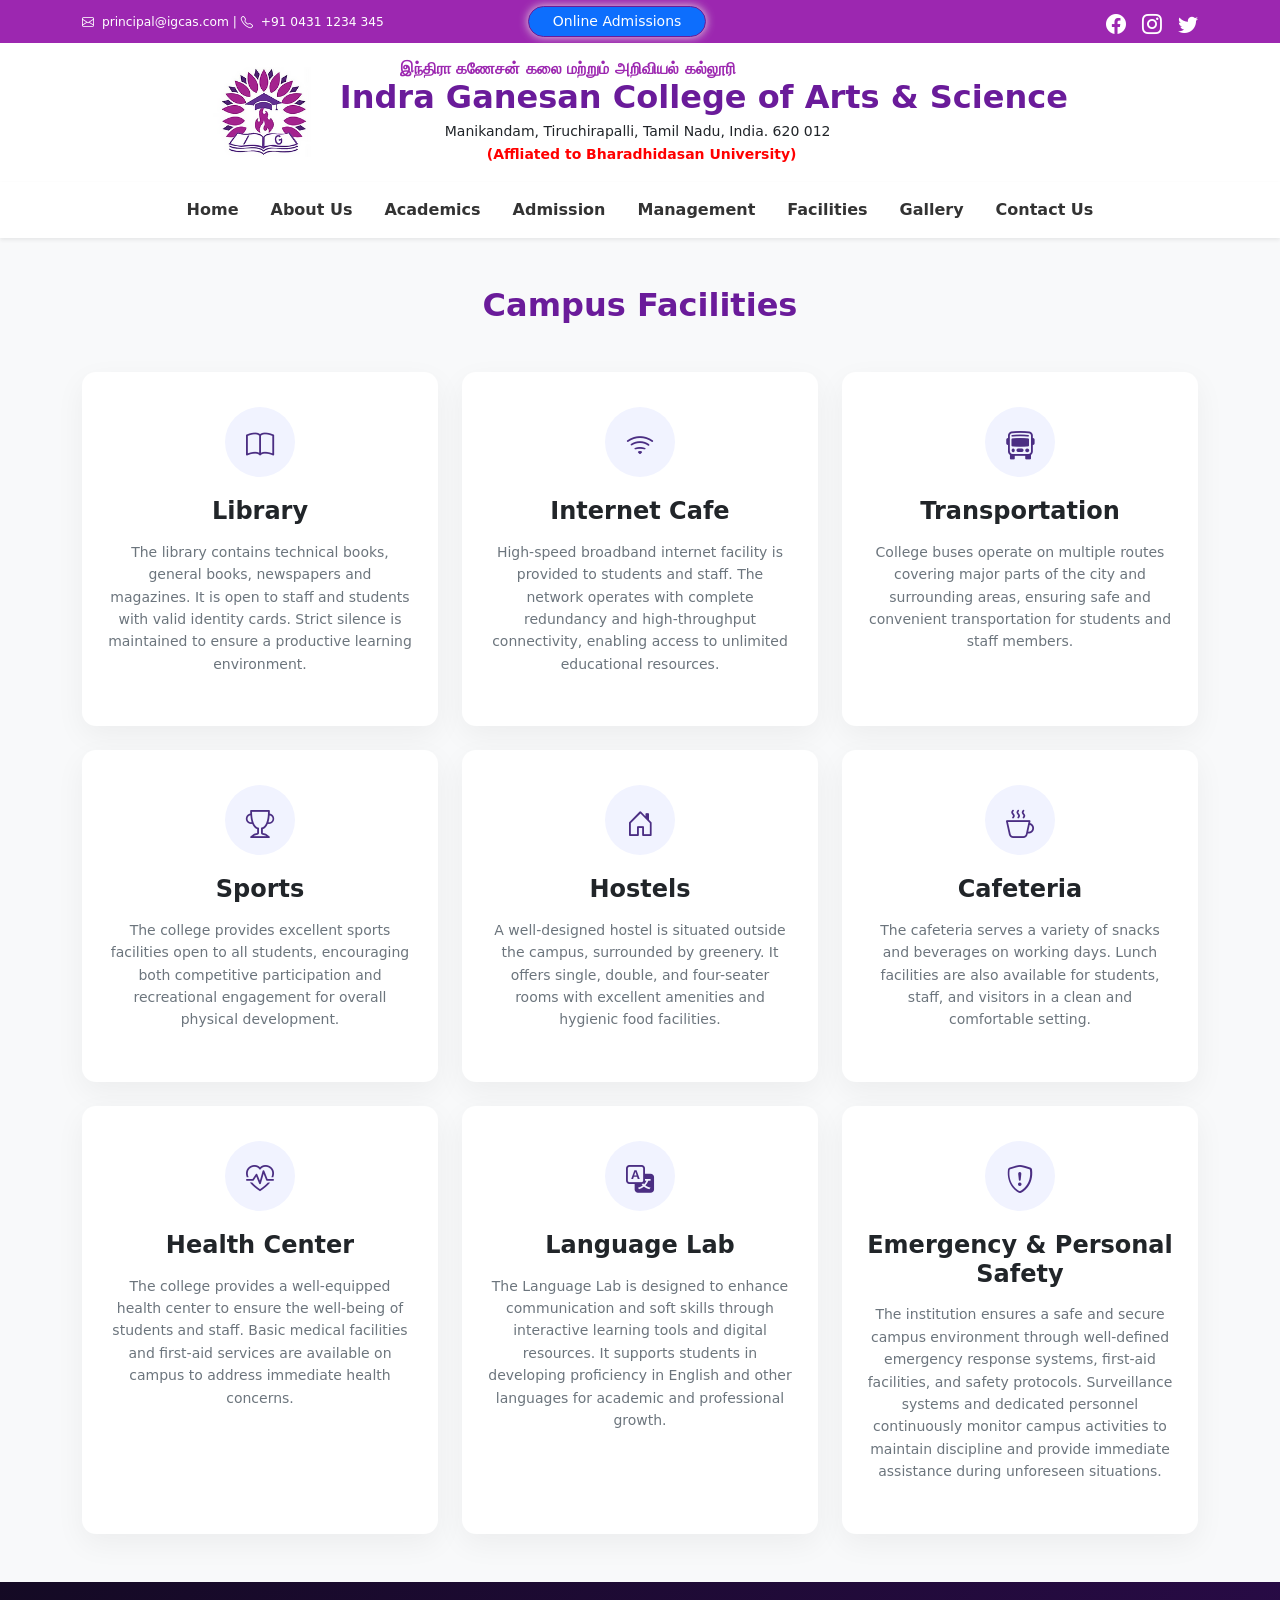
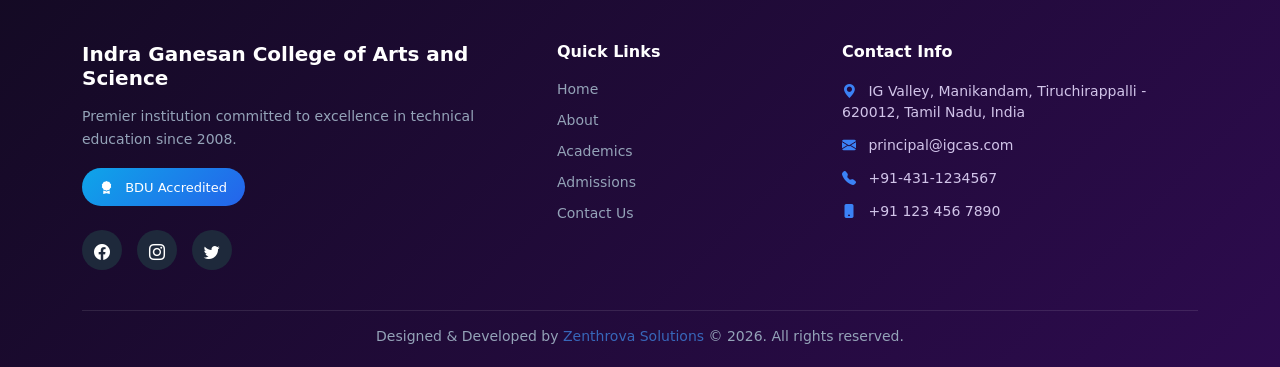
<file: facilities.html>
<!DOCTYPE html>
<html lang="en">

<head>
    <meta charset="UTF-8">
    <meta name="viewport" content="width=device-width, initial-scale=1.0">

    <link href="https://cdn.jsdelivr.net/npm/bootstrap@5.0.2/dist/css/bootstrap.min.css" rel="stylesheet">

    <link rel="stylesheet" href="https://cdn.jsdelivr.net/npm/bootstrap-icons@1.11.3/font/bootstrap-icons.min.css">


    <link rel="stylesheet" href="main.css">
    <link rel="stylesheet" href="facilities.css">
    <link rel="shortcut icon" href="images/igcas logo.png">

    <title>Indra Ganesan College of Arts & Science</title>

</head>

<body>
<section class="hero">
    <nav class="container">

        <div class="flex-fill d-flex flex-column flex-md-row flex-sm-column
                    align-items-center justify-content-between text-center gap-3">

            <!-- LEFT : Email + Phone -->
            <div class="d-flex flex-column flex-md-row gap-3 align-items-center small">
                    <span>
                        <i class="bi bi-envelope me-1"></i>
                        principal@igcas.com | <i class="bi bi-telephone me-1"></i>
                        +91 0431 1234 345
                    </span>
            </div>

            <!-- CENTER : Admission Button -->
            <div class="flex-fill text-center">
               

                <a href="https://docs.google.com/forms/d/e/1FAIpQLScYKtt4sCkvbTyfk7Ci3e2E_wMyON6w8gU1Rw8H9WH_Z-Z41A/viewform"
                   target="_blank" class="btn btn-primary btn-sm px-4 admission-btn">
                    Online Admissions
                </a>

              
            </div>

            <!-- RIGHT : Social Icons -->
            <div class="flex-fill d-flex gap-3 justify-content-md-end">
                <a href="https://www.facebook.com/p/Indra-Ganesan-Institutions-100069961153286/" target="_blank">
                    <i class="bi bi-facebook fs-5"></i>
                </a>

                <a href="https://www.instagram.com/indra_ganesan_institutions/" target="_blank">
                    <i class="bi bi-instagram fs-5"></i>
                </a>

                <a href="https://x.com/IndraGanesanIn1" target="_blank">
                    <i class="bi bi-twitter fs-5"></i>
                </a>
            </div>

        </div>

    </nav>
</section>

<!-- MOBILE IGCE NAVBAR -->
<section class="mobile-igce">
    <div class="mobile-nav-container">

        <div class="mobile-left">
            <img src="images/igcas logo.png" alt="IGCAS Logo" class="mobile-logo">

            <div class="mobile-text">
                <h6 class="mobile-title">IGCAS</h6>
                <small>Indra Ganesan College of Arts & Science</small>
                <div class="mobile-naac">Affliated to Bharadhidasan University</div>
            </div>
        </div>

        <button class="mobile-menu-btn" onclick="toggleMobileMenu()">
            <span></span>
            <span></span>
            <span></span>
        </button>

    </div>

    <!-- Dropdown Menu -->
    <div class="mobile-dropdown" id="mobileMenu">
        <a href="index.html">Home</a>
        <a href="about.html">About</a>
        <a href="academics.html">Academics</a>
        <a href="admission.html">Admissions</a>
        <a href="facilities.html">Facilities</a>
        <a href="gallery.html">Gallery</a>
        <a href="contact.html">Contact Us</a>
    </div>
</section>

<!-- Nav bar centered logo and text -->
<section class="header-navbar py-3">
    <div class="container d-flex align-items-center justify-content-center gap-4 text-center text-md-start">
        <!-- logo -->
        <img src="images/igcas logo.png" alt="College logo" class="college-logo">

        <!-- Text -->
        <div>
            <h6 class="college-title1 mb-0">
                இந்திரா கணேசன் கலை மற்றும் அறிவியல் கல்லூரி
            </h6>

            <h2 class="college-title2 mb-1">Indra Ganesan College of Arts & Science</h2>
            <p class="college-ad mb-0 small">
                Manikandam, Tiruchirapalli, Tamil Nadu, India. 620 012
            </p>
            <span class="accredit">(Affliated to Bharadhidasan University)</span>
        </div>
    </div>
</section>

<nav class="navbar navbar-expand-lg navbar-light bg-white shadow-sm">
    <div class="container">

        <button class="navbar-toggler" data-bs-toggle="collapse" data-bs-target="#mainNav">
            <span class="navbar-toggler-icon"></span>
        </button>

        <div class="collapse navbar-collapse justify-content-center" id="mainNav">
            <ul class="navbar-nav gap-3">
                <li class="nav-item">
                    <a href="index.html" class="nav-link">Home</a>
                </li>

                <li class="nav-item">
                    <a href="about.html" class="nav-link">About Us</a>
                </li>

                <li class="nav-item">
                    <a href="academics.html" class="nav-link">Academics</a>
                </li>

                <li class="nav-item">
                    <a href="admission.html" class="nav-link">Admission</a>
                </li>

                <li class="nav-item">
                    <a href="management.html" class="nav-link">Management</a>
                </li>

                <li class="nav-item">
                    <a href="facilities.html" class="nav-link">Facilities</a>
                </li>

                <li class="nav-item">
                    <a href="gallery.html" class="nav-link">Gallery</a>
                </li>

                <li class="nav-item">
                    <a href="contact.html" class="nav-link">Contact Us</a>
                </li>
            </ul>
        </div>
    </div>
</nav>

    <section class="py-5 bg-light">
        <div class="container">
            <h2 class="cf text-center mb-5 fw-bold">Campus Facilities</h2>

            <div class="row g-4">

                <!-- Library -->
                <div class="col-lg-4 col-md-6">
                    <div class="facility-card h-100">
                        <div class="facility-icon">
                            <i class="bi bi-book"></i>
                        </div>
                        <h4>Library</h4>
                        <p>
                            The library contains technical books, general books, newspapers
                            and magazines. It is open to staff and students with valid
                            identity cards. Strict silence is maintained to ensure a
                            productive learning environment.
                        </p>
                    </div>
                </div>

                <!-- Internet Cafe -->
                <div class="col-lg-4 col-md-6">
                    <div class="facility-card h-100">
                        <div class="facility-icon">
                            <i class="bi bi-wifi"></i>
                        </div>
                        <h4>Internet Cafe</h4>
                        <p>
                            High-speed broadband internet facility is provided to students
                            and staff. The network operates with complete redundancy and
                            high-throughput connectivity, enabling access to unlimited
                            educational resources.
                        </p>
                    </div>
                </div>

                <!-- Transportation -->
                <div class="col-lg-4 col-md-6">
                    <div class="facility-card h-100">
                        <div class="facility-icon">
                            <i class="bi bi-bus-front"></i>
                        </div>
                        <h4>Transportation</h4>
                        <p>
                            College buses operate on multiple routes covering major parts
                            of the city and surrounding areas, ensuring safe and convenient
                            transportation for students and staff members.
                        </p>
                    </div>
                </div>

                <!-- Sports -->
                <div class="col-lg-4 col-md-6">
                    <div class="facility-card h-100">
                        <div class="facility-icon">
                            <i class="bi bi-trophy"></i>
                        </div>
                        <h4>Sports</h4>
                        <p>
                            The college provides excellent sports facilities open to all
                            students, encouraging both competitive participation and
                            recreational engagement for overall physical development.
                        </p>
                    </div>
                </div>

                <!-- Hostels -->
                <div class="col-lg-4 col-md-6">
                    <div class="facility-card h-100">
                        <div class="facility-icon">
                            <i class="bi bi-house-door"></i>
                        </div>
                        <h4>Hostels</h4>
                        <p>
                            A well-designed hostel is situated outside the campus, surrounded
                            by greenery. It offers single, double, and four-seater rooms with
                            excellent amenities and hygienic food facilities.
                        </p>
                    </div>
                </div>

                <!-- Cafeteria -->
                <div class="col-lg-4 col-md-6">
                    <div class="facility-card h-100">
                        <div class="facility-icon">
                            <i class="bi bi-cup-hot"></i>
                        </div>
                        <h4>Cafeteria</h4>
                        <p>
                            The cafeteria serves a variety of snacks and beverages on working
                            days. Lunch facilities are also available for students, staff,
                            and visitors in a clean and comfortable setting.
                        </p>
                    </div>
                </div>

                <!-- Health Center -->
                <div class="col-lg-4 col-md-6">
                    <div class="facility-card h-100">
                        <div class="facility-icon">
                            <i class="bi bi-heart-pulse"></i>
                        </div>
                        <h4>Health Center</h4>
                        <p>
                            The college provides a well-equipped health center to ensure the
                            well-being of students and staff. Basic medical facilities and
                            first-aid services are available on campus to address immediate
                            health concerns.
                        </p>
                    </div>
                </div>

                <!-- Language Lab -->
                <div class="col-lg-4 col-md-6">
                    <div class="facility-card h-100">
                        <div class="facility-icon">
                            <i class="bi bi-translate"></i>
                        </div>
                        <h4>Language Lab</h4>
                        <p>
                            The Language Lab is designed to enhance communication and soft
                            skills through interactive learning tools and digital resources.
                            It supports students in developing proficiency in English and
                            other languages for academic and professional growth.
                        </p>
                    </div>
                </div>

                <!-- Emergency & Personal Safety -->
                <div class="col-lg-4 col-md-6">
                    <div class="facility-card h-100">
                        <div class="facility-icon">
                            <i class="bi bi-shield-exclamation"></i>
                        </div>
                        <h4>Emergency & Personal Safety</h4>
                        <p>
                            The institution ensures a safe and secure campus environment through
                            well-defined emergency response systems, first-aid facilities, and
                            safety protocols. Surveillance systems and dedicated personnel
                            continuously monitor campus activities to maintain discipline and
                            provide immediate assistance during unforeseen situations.
                        </p>
                    </div>
                </div>

            </div>
        </div>
    </section>

<!-- Footer -->
<footer class="main-footer">
    <div class="container-fluid px-0">
        <div class="container">
            <div class="row gy-4">

                <!-- Column 1 -->
                <div class="col-lg-5 col-md-6">
                    <h4 class="footer-title">
                        Indra Ganesan College of Arts and Science
                    </h4>
                    <p class="footer-text">
                        Premier institution committed to excellence in technical
                        education since 2008.
                    </p>

                    <a href="#" class="bdu-badge">
                        <i class="bi bi-award-fill me-2"></i> BDU Accredited
                    </a>

                    <div class="social-icons mt-4">
                        <a href="https://www.facebook.com/p/Indra-Ganesan-Institutions-100069961153286/"><i
                                class="bi bi-facebook"></i></a>
                        <a href="https://www.instagram.com/indra_ganesan_institutions/"><i
                                class="bi bi-instagram"></i></a>
                        <a href="https://x.com/IndraGanesanIn1"><i class="bi bi-twitter"></i></a>
                    </div>
                </div>

                <!-- Column 2 -->
                <div class="col-lg-3 col-md-6">
                    <h5 class="footer-heading">Quick Links</h5>
                    <ul class="footer-links">
                        <li><a href="index.html">Home</a></li>
                        <li><a href="about.html">About</a></li>
                        <li><a href="academics.html">Academics</a></li>
                        <li><a href="admission.html">Admissions</a></li>
                        <li><a href="contact.html">Contact Us</a></li>
                    </ul>
                </div>

                <!-- Column 3 -->
                <div class="col-lg-4 col-md-6">
                    <h5 class="footer-heading">Contact Info</h5>
                    <ul class="contact-info">
                        <li><i class="bi bi-geo-alt-fill"></i>
                            IG Valley, Manikandam,
                            Tiruchirappalli - 620012,
                            Tamil Nadu, India
                        </li>
                        <li><i class="bi bi-envelope-fill"></i>
                            principal@igcas.com
                        </li>
                        <li><i class="bi bi-telephone-fill"></i>
                            +91-431-1234567
                        </li>
                        <li><i class="bi bi-phone-fill"></i>
                            +91 123 456 7890
                        </li>
                    </ul>
                </div>

            </div>

            <!-- Bottom -->
            <div class="footer-bottom text-center">
                Designed & Developed by
                <span class="brand-name">Zenthrova Solutions</span>
                © 2026. All rights reserved.
            </div>
        </div>

        <!-- Scroll Top -->
        <button class="scroll-top">
            <i class="bi bi-chevron-up"></i>
        </button>
    </div>
</footer>

    <script src="https://cdn.jsdelivr.net/npm/bootstrap@5.3.2/dist/js/bootstrap.bundle.min.js"></script>

    <!-- About Section Animation -->
    <script>

        //mobile navbar 
        function toggleMobileMenu() {
            document.getElementById("mobileMenu").classList.toggle("active");
        }

        // Scroll To Top
        const scrollBtn = document.querySelector(".scroll-top");

        window.addEventListener("scroll", function () {
            if (window.scrollY > 200) {
                scrollBtn.style.display = "block";
            } else {
                scrollBtn.style.display = "none";
            }
        });

        scrollBtn.addEventListener("click", function () {
            window.scrollTo({
                top: 0,
                behavior: "smooth"
            });
        });
    </script>
</body>

</html>

<!-- links:
https://www.facebook.com/p/Indra-Ganesan-Institutions-100069961153286/
https://www.instagram.com/indra_ganesan_institutions/
https://x.com/IndraGanesanIn1 -->
</file>
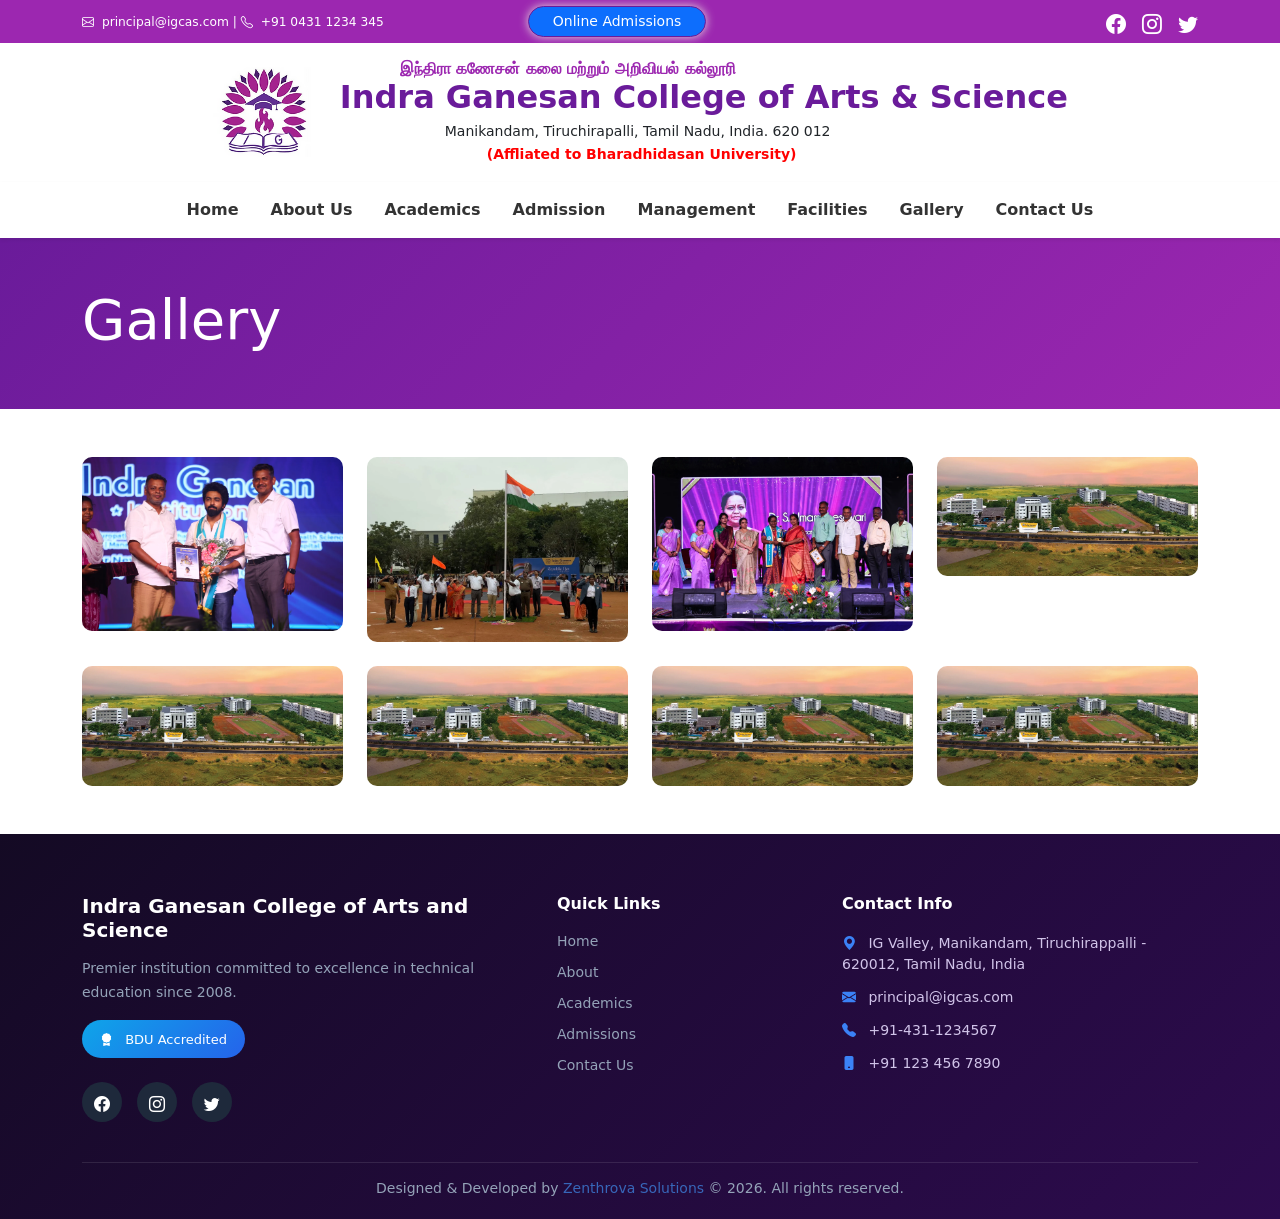
<file: gallery.html>
<!DOCTYPE html>
<html lang="en">

<head>
  <meta charset="UTF-8">
  <meta name="viewport" content="width=device-width, initial-scale=1.0">

  <link href="https://cdn.jsdelivr.net/npm/bootstrap@5.0.2/dist/css/bootstrap.min.css" rel="stylesheet">

  <link rel="stylesheet" href="https://cdn.jsdelivr.net/npm/bootstrap-icons@1.11.3/font/bootstrap-icons.min.css">


  <link rel="stylesheet" href="main.css">
  <link rel="stylesheet" href="gallery.css">
  <link rel="shortcut icon" href="images/igcas logo.png">

  <title>Indra Ganesan College of Arts & Science</title>

</head>

<body>
<section class="hero">
  <nav class="container">

    <div class="flex-fill d-flex flex-column flex-md-row flex-sm-column
                    align-items-center justify-content-between text-center gap-3">

      <!-- LEFT : Email + Phone -->
      <div class="d-flex flex-column flex-md-row gap-3 align-items-center small">
                    <span>
                        <i class="bi bi-envelope me-1"></i>
                        principal@igcas.com | <i class="bi bi-telephone me-1"></i>
                        +91 0431 1234 345
                    </span>
      </div>

      <!-- CENTER : Admission Button -->
      <div class="flex-fill text-center">
       

        <a href="https://docs.google.com/forms/d/e/1FAIpQLScYKtt4sCkvbTyfk7Ci3e2E_wMyON6w8gU1Rw8H9WH_Z-Z41A/viewform"
           target="_blank" class="btn btn-primary btn-sm px-4 admission-btn">
          Online Admissions
        </a>

       
      </div>

      <!-- RIGHT : Social Icons -->
      <div class="flex-fill d-flex gap-3 justify-content-md-end">
        <a href="https://www.facebook.com/p/Indra-Ganesan-Institutions-100069961153286/" target="_blank">
          <i class="bi bi-facebook fs-5"></i>
        </a>

        <a href="https://www.instagram.com/indra_ganesan_institutions/" target="_blank">
          <i class="bi bi-instagram fs-5"></i>
        </a>

        <a href="https://x.com/IndraGanesanIn1" target="_blank">
          <i class="bi bi-twitter fs-5"></i>
        </a>
      </div>

    </div>

  </nav>
</section>

<!-- MOBILE IGCE NAVBAR -->
<section class="mobile-igce">
  <div class="mobile-nav-container">

    <div class="mobile-left">
      <img src="images/igcas logo.png" alt="IGCAS Logo" class="mobile-logo">

      <div class="mobile-text">
        <h6 class="mobile-title">IGCAS</h6>
        <small>Indra Ganesan College of Arts & Science</small>
        <div class="mobile-naac">Affliated to Bharadhidasan University</div>
      </div>
    </div>

    <button class="mobile-menu-btn" onclick="toggleMobileMenu()">
      <span></span>
      <span></span>
      <span></span>
    </button>

  </div>

  <!-- Dropdown Menu -->
  <div class="mobile-dropdown" id="mobileMenu">
    <a href="index.html">Home</a>
    <a href="about.html">About</a>
    <a href="academics.html">Academics</a>
    <a href="admission.html">Admissions</a>
    <a href="facilities.html">Facilities</a>
    <a href="gallery.html">Gallery</a>
    <a href="contact.html">Contact Us</a>
  </div>
</section>

<!-- Nav bar centered logo and text -->
<section class="header-navbar py-3">
  <div class="container d-flex align-items-center justify-content-center gap-4 text-center text-md-start">
    <!-- logo -->
    <img src="images/igcas logo.png" alt="College logo" class="college-logo">

    <!-- Text -->
    <div>
      <h6 class="college-title1 mb-0">
        இந்திரா கணேசன் கலை மற்றும் அறிவியல் கல்லூரி
      </h6>

      <h2 class="college-title2 mb-1">Indra Ganesan College of Arts & Science</h2>
      <p class="college-ad mb-0 small">
        Manikandam, Tiruchirapalli, Tamil Nadu, India. 620 012
      </p>
      <span class="accredit">(Affliated to Bharadhidasan University)</span>
    </div>
  </div>
</section>

<nav class="navbar navbar-expand-lg navbar-light bg-white shadow-sm">
  <div class="container">

    <button class="navbar-toggler" data-bs-toggle="collapse" data-bs-target="#mainNav">
      <span class="navbar-toggler-icon"></span>
    </button>

    <div class="collapse navbar-collapse justify-content-center" id="mainNav">
      <ul class="navbar-nav gap-3">
        <li class="nav-item">
          <a href="index.html" class="nav-link">Home</a>
        </li>

        <li class="nav-item">
          <a href="about.html" class="nav-link">About Us</a>
        </li>

        <li class="nav-item">
          <a href="academics.html" class="nav-link">Academics</a>
        </li>

        <li class="nav-item">
          <a href="admission.html" class="nav-link">Admission</a>
        </li>

        <li class="nav-item">
          <a href="management.html" class="nav-link">Management</a>
        </li>

        <li class="nav-item">
          <a href="facilities.html" class="nav-link">Facilities</a>
        </li>

        <li class="nav-item">
          <a href="gallery.html" class="nav-link">Gallery</a>
        </li>

        <li class="nav-item">
          <a href="contact.html" class="nav-link">Contact Us</a>
        </li>
      </ul>
    </div>
  </div>
</nav>

  <!-- Page Header -->
  <section class="page-header text-white py-5">
    <div class="container">
      <h1 class="display-4">Gallery</h1>
    </div>
  </section>

  <section class="gallery-section py-5">
    <div class="container">
      <div class="row g-4">

        <div class="col-6 col-md-4 col-lg-3">
          <div class="gallery-item">
            <img src="images/ignite2k25.webp" class="img-fluid" alt="">
            <div class="gallery-overlay">
              <button class="view-btn" data-img="images/ignite2k25.webp">
                View Full Image
              </button>
            </div>
          </div>
        </div>

        <div class="col-6 col-md-4 col-lg-3">
          <div class="gallery-item">
            <img src="images/Republic day.webp" class="img-fluid" alt="">
            <div class="gallery-overlay">
              <button class="view-btn" data-img="images/Republic day.webp">
                View Full Image
              </button>
            </div>
          </div>
        </div>

        <div class="col-6 col-md-4 col-lg-3">
          <div class="gallery-item">
            <img src="images/thanga_tharagai.webp" class="img-fluid" alt="">
            <div class="gallery-overlay">
              <button class="view-btn" data-img="images/thanga_tharagai.webp">
                View Full Image
              </button>
            </div>
          </div>
        </div>

        <div class="col-6 col-md-4 col-lg-3">
          <div class="gallery-item">
            <img src="images/img2.webp" class="img-fluid" alt="">
            <div class="gallery-overlay">
              <button class="view-btn" data-img="images/img2.webp">
                View Full Image
              </button>
            </div>
          </div>
        </div>

        <div class="col-6 col-md-4 col-lg-3">
          <div class="gallery-item">
            <img src="images/img2.webp" class="img-fluid" alt="">
            <div class="gallery-overlay">
              <button class="view-btn" data-img="images/img2.webp">
                View Full Image
              </button>
            </div>
          </div>
        </div>

        <div class="col-6 col-md-4 col-lg-3">
          <div class="gallery-item">
            <img src="images/img2.webp" class="img-fluid" alt="">
            <div class="gallery-overlay">
              <button class="view-btn" data-img="images/img2.webp">
                View Full Image
              </button>
            </div>
          </div>
        </div>

        <div class="col-6 col-md-4 col-lg-3">
          <div class="gallery-item">
            <img src="images/img2.webp" class="img-fluid" alt="">
            <div class="gallery-overlay">
              <button class="view-btn" data-img="images/img2.webp">
                View Full Image
              </button>
            </div>
          </div>
        </div>

        <div class="col-6 col-md-4 col-lg-3">
          <div class="gallery-item">
            <img src="images/img2.webp" class="img-fluid" alt="">
            <div class="gallery-overlay">
              <button class="view-btn" data-img="images/img2.webp">
                View Full Image
              </button>
            </div>
          </div>
        </div>

      </div>
    </div>
  </section>

  <!-- Fullscreen Modal -->
  <div id="imageModal" class="image-modal">
    <img id="modalImage">
  </div>


<!-- Footer -->
<footer class="main-footer">
  <div class="container-fluid px-0">
    <div class="container">
      <div class="row gy-4">

        <!-- Column 1 -->
        <div class="col-lg-5 col-md-6">
          <h4 class="footer-title">
            Indra Ganesan College of Arts and Science
          </h4>
          <p class="footer-text">
            Premier institution committed to excellence in technical
            education since 2008.
          </p>

          <a href="#" class="bdu-badge">
            <i class="bi bi-award-fill me-2"></i> BDU Accredited
          </a>

          <div class="social-icons mt-4">
            <a href="https://www.facebook.com/p/Indra-Ganesan-Institutions-100069961153286/"><i
                    class="bi bi-facebook"></i></a>
            <a href="https://www.instagram.com/indra_ganesan_institutions/"><i
                    class="bi bi-instagram"></i></a>
            <a href="https://x.com/IndraGanesanIn1"><i class="bi bi-twitter"></i></a>
          </div>
        </div>

        <!-- Column 2 -->
        <div class="col-lg-3 col-md-6">
          <h5 class="footer-heading">Quick Links</h5>
          <ul class="footer-links">
            <li><a href="index.html">Home</a></li>
            <li><a href="about.html">About</a></li>
            <li><a href="academics.html">Academics</a></li>
            <li><a href="admission.html">Admissions</a></li>
            <li><a href="contact.html">Contact Us</a></li>
          </ul>
        </div>

        <!-- Column 3 -->
        <div class="col-lg-4 col-md-6">
          <h5 class="footer-heading">Contact Info</h5>
          <ul class="contact-info">
            <li><i class="bi bi-geo-alt-fill"></i>
              IG Valley, Manikandam,
              Tiruchirappalli - 620012,
              Tamil Nadu, India
            </li>
            <li><i class="bi bi-envelope-fill"></i>
              principal@igcas.com
            </li>
            <li><i class="bi bi-telephone-fill"></i>
              +91-431-1234567
            </li>
            <li><i class="bi bi-phone-fill"></i>
              +91 123 456 7890
            </li>
          </ul>
        </div>

      </div>

      <!-- Bottom -->
      <div class="footer-bottom text-center">
        Designed & Developed by
        <span class="brand-name">Zenthrova Solutions</span>
        © 2026. All rights reserved.
      </div>
    </div>

    <!-- Scroll Top -->
    <button class="scroll-top">
      <i class="bi bi-chevron-up"></i>
    </button>
  </div>
</footer>

  <script src="https://cdn.jsdelivr.net/npm/bootstrap@5.3.2/dist/js/bootstrap.bundle.min.js"></script>

  <script>

    //mobile navbar 
    function toggleMobileMenu() {
      document.getElementById("mobileMenu").classList.toggle("active");
    }

    const buttons = document.querySelectorAll(".view-btn");
    const modal = document.getElementById("imageModal");
    const modalImg = document.getElementById("modalImage");

    buttons.forEach(button => {
      button.addEventListener("click", function (e) {
        e.stopPropagation(); // prevent unwanted bubbling
        const imageSrc = this.getAttribute("data-img");
        modalImg.src = imageSrc;
        modal.style.display = "flex";
      });
    });

    // Close modal when clicking anywhere
    modal.addEventListener("click", function () {
      modal.style.display = "none";
    });

    // Scroll To Top
    const scrollBtn = document.querySelector(".scroll-top");

    window.addEventListener("scroll", function () {
      if (window.scrollY > 200) {
        scrollBtn.style.display = "block";
      } else {
        scrollBtn.style.display = "none";
      }
    });

    scrollBtn.addEventListener("click", function () {
      window.scrollTo({
        top: 0,
        behavior: "smooth"
      });
    });
  </script>
</body>

</html>

<!-- links:
https://www.facebook.com/p/Indra-Ganesan-Institutions-100069961153286/
https://www.instagram.com/indra_ganesan_institutions/
https://x.com/IndraGanesanIn1 -->
</file>
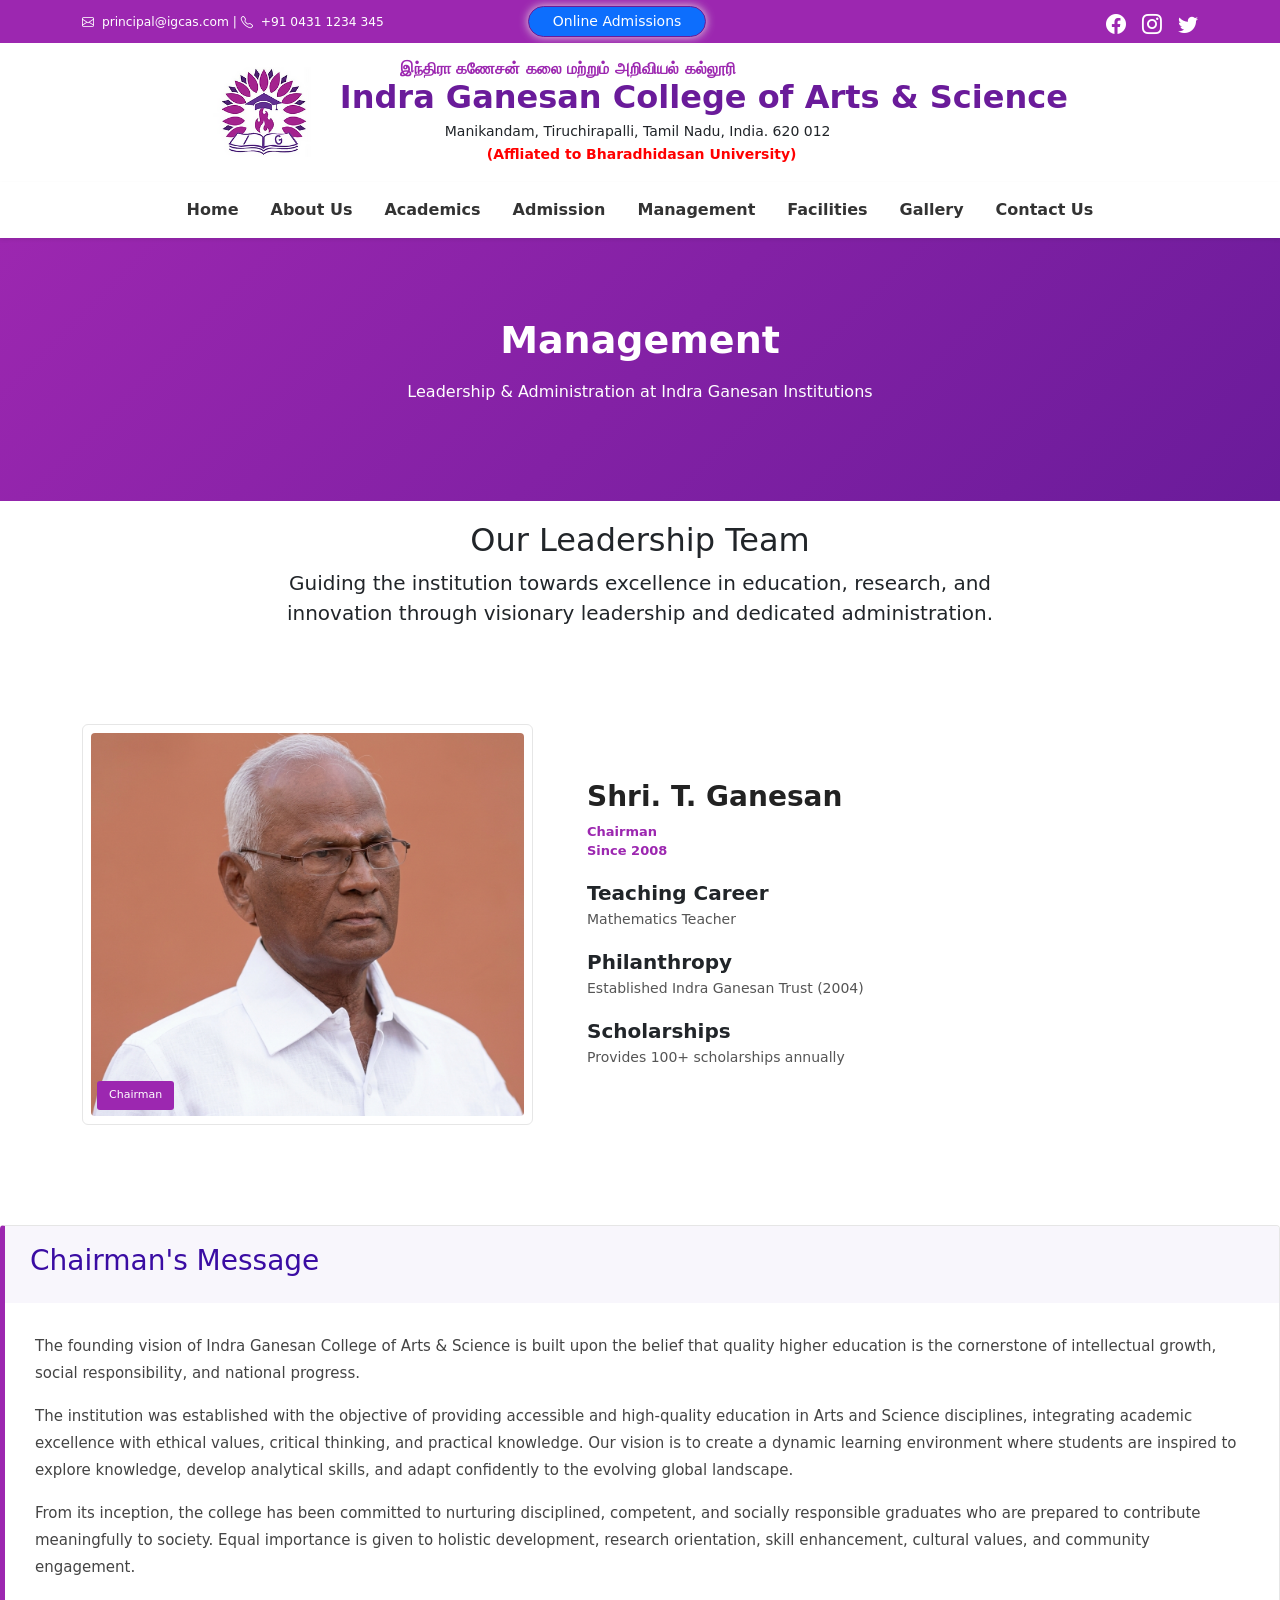
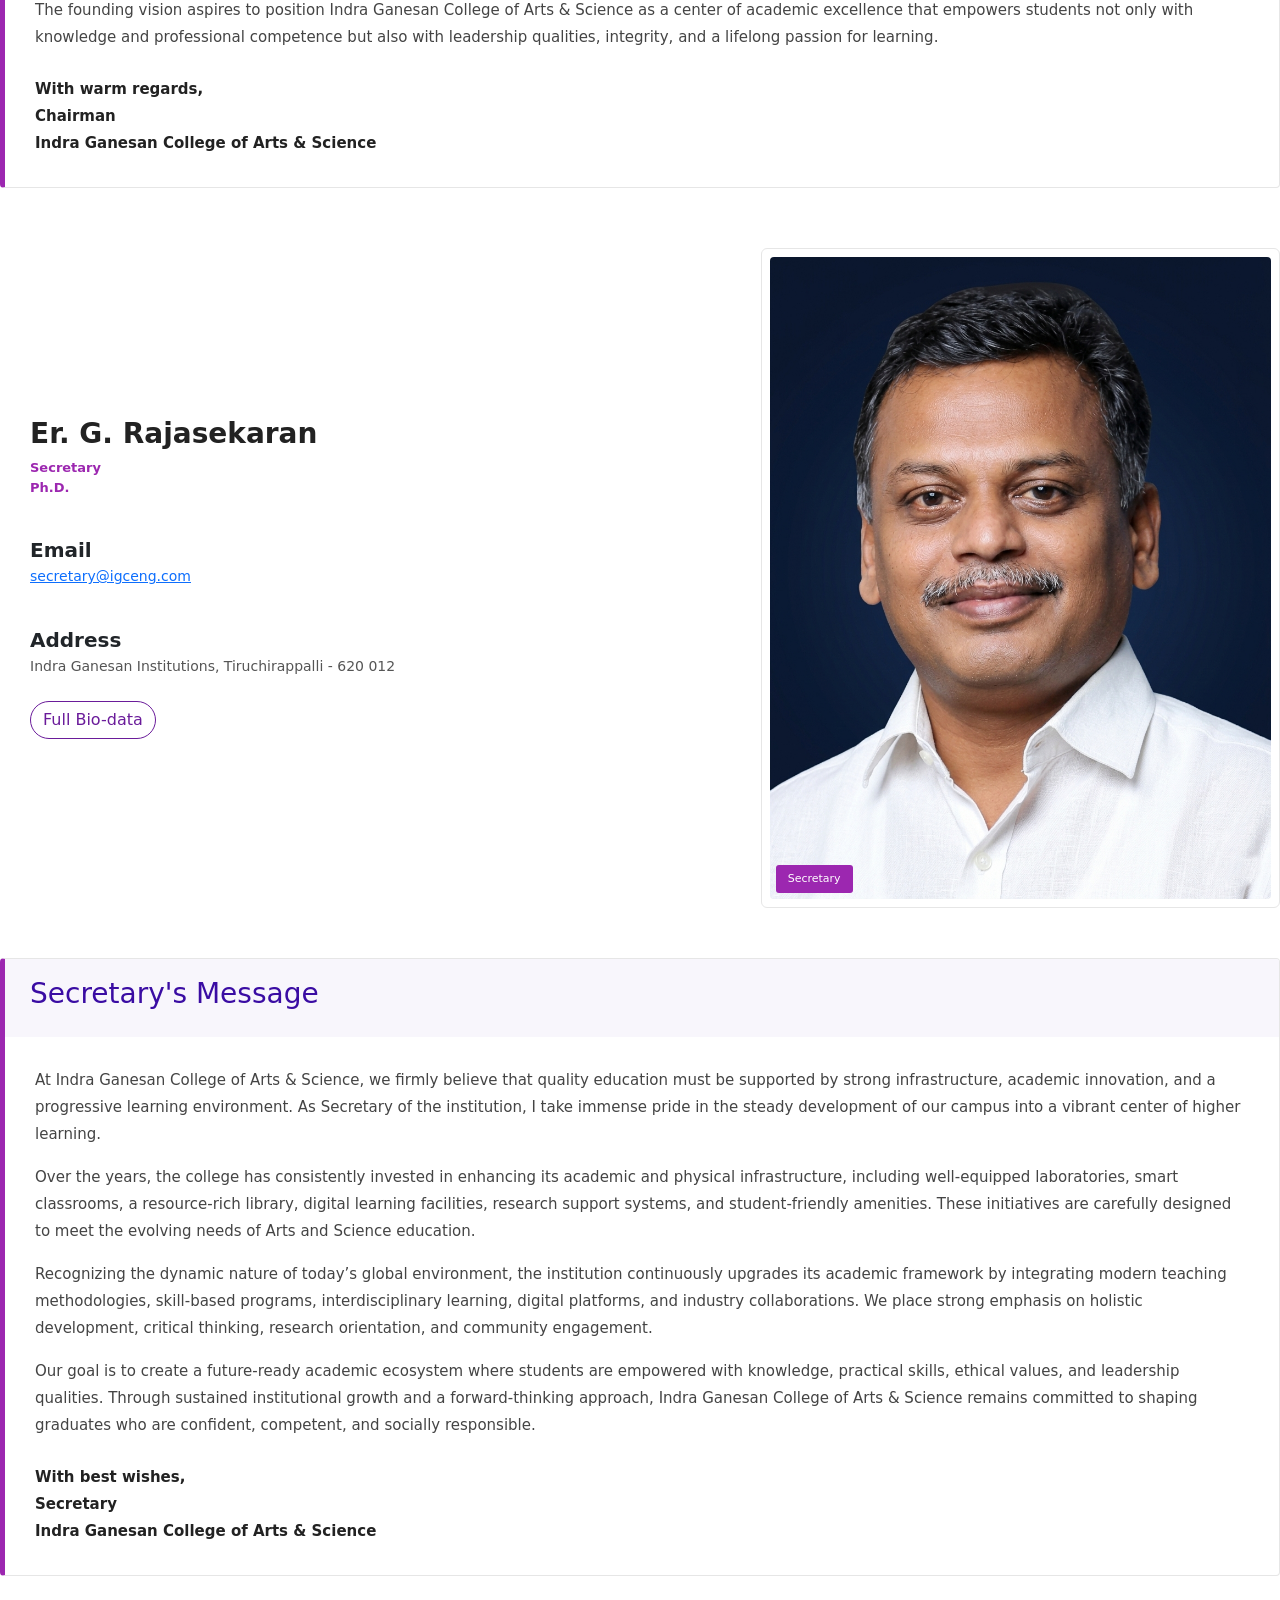
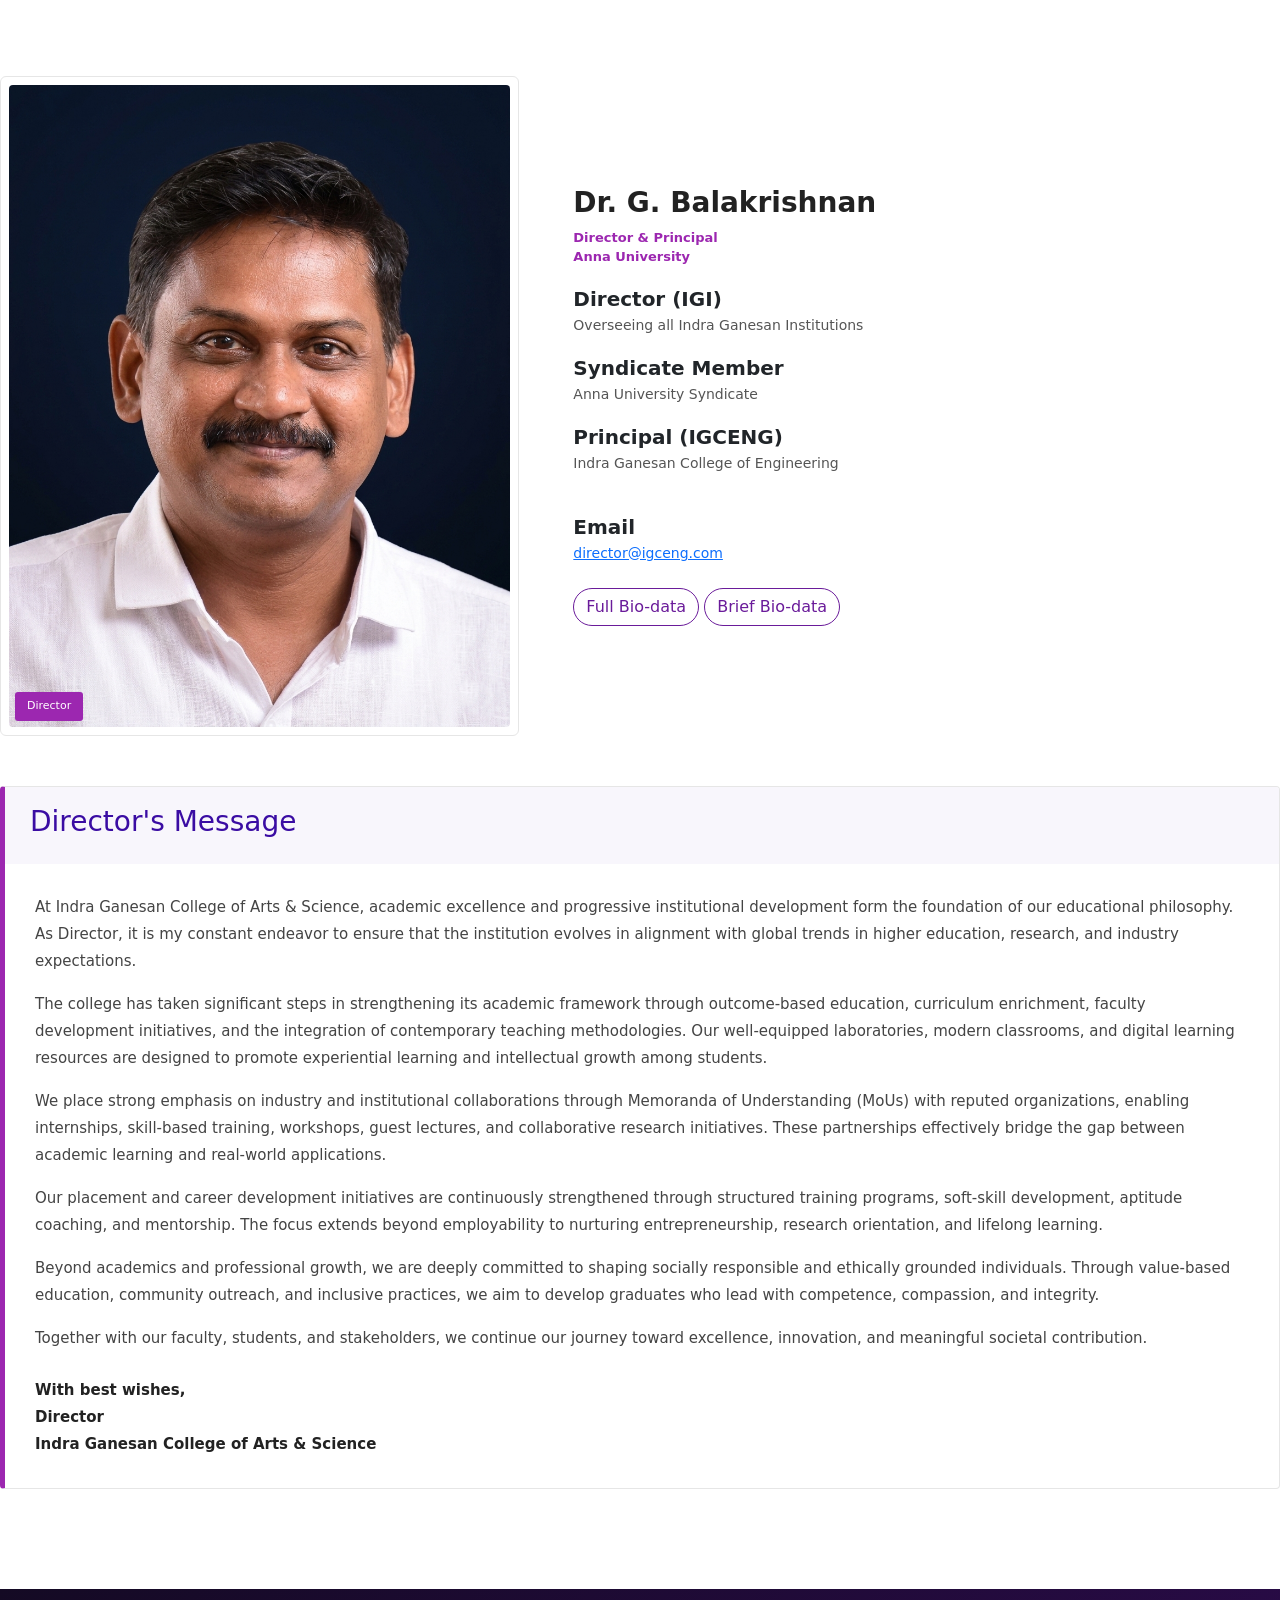
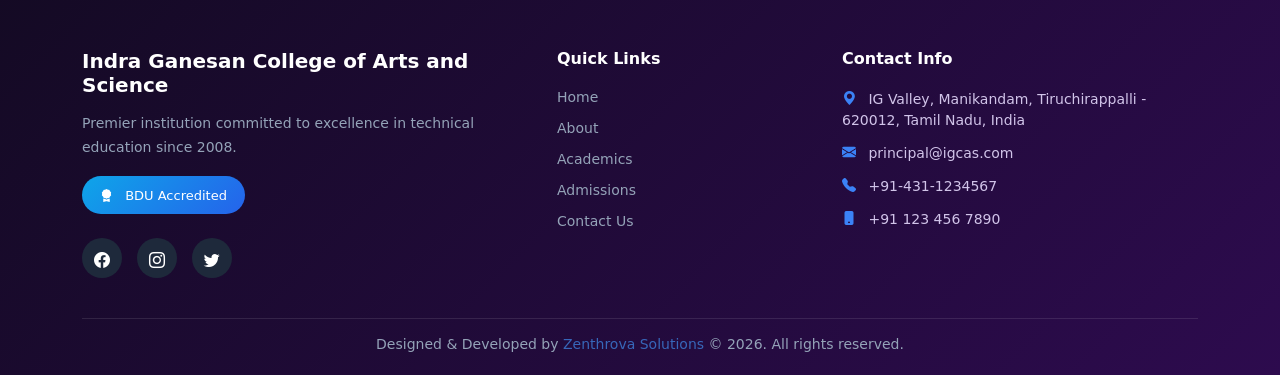
<file: management.html>
<!DOCTYPE html>
<html lang="en">

<head>
  <meta charset="UTF-8">
  <meta name="viewport" content="width=device-width, initial-scale=1.0">

  <link href="https://cdn.jsdelivr.net/npm/bootstrap@5.0.2/dist/css/bootstrap.min.css" rel="stylesheet">

  <link rel="stylesheet" href="https://cdn.jsdelivr.net/npm/bootstrap-icons@1.11.3/font/bootstrap-icons.min.css">


  <link rel="stylesheet" href="main.css">
  <link rel="stylesheet" href="management.css">
  <link rel="shortcut icon" href="images/igcas logo.png">

  <title>Indra Ganesan College of Arts & Science</title>

</head>

<body>
<section class="hero">
  <nav class="container">

    <div class="flex-fill d-flex flex-column flex-md-row flex-sm-column
                    align-items-center justify-content-between text-center gap-3">

      <!-- LEFT : Email + Phone -->
      <div class="d-flex flex-column flex-md-row gap-3 align-items-center small">
                    <span>
                        <i class="bi bi-envelope me-1"></i>
                        principal@igcas.com | <i class="bi bi-telephone me-1"></i>
                        +91 0431 1234 345
                    </span>
      </div>

      <!-- CENTER : Admission Button -->
      <div class="flex-fill text-center">
      

        <a href="https://docs.google.com/forms/d/e/1FAIpQLScYKtt4sCkvbTyfk7Ci3e2E_wMyON6w8gU1Rw8H9WH_Z-Z41A/viewform"
           target="_blank" class="btn btn-primary btn-sm px-4 admission-btn">
          Online Admissions
        </a>

        
      </div>

      <!-- RIGHT : Social Icons -->
      <div class="flex-fill d-flex gap-3 justify-content-md-end">
        <a href="https://www.facebook.com/p/Indra-Ganesan-Institutions-100069961153286/" target="_blank">
          <i class="bi bi-facebook fs-5"></i>
        </a>

        <a href="https://www.instagram.com/indra_ganesan_institutions/" target="_blank">
          <i class="bi bi-instagram fs-5"></i>
        </a>

        <a href="https://x.com/IndraGanesanIn1" target="_blank">
          <i class="bi bi-twitter fs-5"></i>
        </a>
      </div>

    </div>

  </nav>
</section>

<!-- MOBILE IGCE NAVBAR -->
<section class="mobile-igce">
  <div class="mobile-nav-container">

    <div class="mobile-left">
      <img src="images/igcas logo.png" alt="IGCAS Logo" class="mobile-logo">

      <div class="mobile-text">
        <h6 class="mobile-title">IGCAS</h6>
        <small>Indra Ganesan College of Arts & Science</small>
        <div class="mobile-naac">Affliated to Bharadhidasan University</div>
      </div>
    </div>

    <button class="mobile-menu-btn" onclick="toggleMobileMenu()">
      <span></span>
      <span></span>
      <span></span>
    </button>

  </div>

  <!-- Dropdown Menu -->
  <div class="mobile-dropdown" id="mobileMenu">
    <a href="index.html">Home</a>
    <a href="about.html">About</a>
    <a href="academics.html">Academics</a>
    <a href="admission.html">Admissions</a>
    <a href="facilities.html">Facilities</a>
    <a href="gallery.html">Gallery</a>
    <a href="contact.html">Contact Us</a>
  </div>
</section>

<!-- Nav bar centered logo and text -->
<section class="header-navbar py-3">
  <div class="container d-flex align-items-center justify-content-center gap-4 text-center text-md-start">
    <!-- logo -->
    <img src="images/igcas logo.png" alt="College logo" class="college-logo">

    <!-- Text -->
    <div>
      <h6 class="college-title1 mb-0">
        இந்திரா கணேசன் கலை மற்றும் அறிவியல் கல்லூரி
      </h6>

      <h2 class="college-title2 mb-1">Indra Ganesan College of Arts & Science</h2>
      <p class="college-ad mb-0 small">
        Manikandam, Tiruchirapalli, Tamil Nadu, India. 620 012
      </p>
      <span class="accredit">(Affliated to Bharadhidasan University)</span>
    </div>
  </div>
</section>

<nav class="navbar navbar-expand-lg navbar-light bg-white shadow-sm">
  <div class="container">

    <button class="navbar-toggler" data-bs-toggle="collapse" data-bs-target="#mainNav">
      <span class="navbar-toggler-icon"></span>
    </button>

    <div class="collapse navbar-collapse justify-content-center" id="mainNav">
      <ul class="navbar-nav gap-3">
        <li class="nav-item">
          <a href="index.html" class="nav-link">Home</a>
        </li>

        <li class="nav-item">
          <a href="about.html" class="nav-link">About Us</a>
        </li>

        <li class="nav-item">
          <a href="academics.html" class="nav-link">Academics</a>
        </li>

        <li class="nav-item">
          <a href="admission.html" class="nav-link">Admission</a>
        </li>

        <li class="nav-item">
          <a href="management.html" class="nav-link">Management</a>
        </li>

        <li class="nav-item">
          <a href="facilities.html" class="nav-link">Facilities</a>
        </li>

        <li class="nav-item">
          <a href="gallery.html" class="nav-link">Gallery</a>
        </li>

        <li class="nav-item">
          <a href="contact.html" class="nav-link">Contact Us</a>
        </li>
      </ul>
    </div>
  </div>
</nav>

  <!-- Page Header -->
  <section class="page-header">
    <div class="container">
      <h1 class="page-title">Management</h1>
      <p class="page-subtitle">
        Leadership & Administration at Indra Ganesan Institutions
      </p>
    </div>
  </section>

  <!-- Main Content -->
  <main class="main-content">
    <div class="container">
      <!-- Leadership Overview -->
      <section class="leadership-overview">
        <div class="row">
          <div class="col-lg-8 mx-auto text-center">
            <div class="leadership-intro">
              <h2><i class="fas fa-users"></i> Our Leadership Team</h2>
              <p class="lead">
                Guiding the institution towards excellence in
                education, research, and innovation through visionary
                leadership and dedicated administration.
              </p>
            </div>
          </div>
        </div>
      </section>

      <!-- Chairman Section -->
      <section id="chairman" class="management-section">
        <div class="row align-items-center">
          <!-- Image Side -->
          <div class="col-lg-5">
            <div class="management-image">
              <div class="image-frame">
                <img src="images/chairman1.png" alt="Shri. T. Ganesan - Chairman" class="img-fluid" />
              </div>
              <div class="image-badge">
                <i class="fas fa-crown"></i>
                <span>Chairman</span>
              </div>
            </div>
          </div>

          <!-- Content Side -->
          <div class="col-lg-7">
            <div class="management-content">
              <div class="content-header">
                <h2><i class="fas fa-user-tie"></i> Shri. T. Ganesan</h2>
                <div class="designation">Chairman</div>
                <div class="year-badge">Since 2008</div>
              </div>

              <div class="profile-highlights">
                <div class="highlight-item">
                  <i class="fas fa-chalkboard-teacher"></i>
                  <div>
                    <h5>Teaching Career</h5>
                    <p>Mathematics Teacher</p>
                  </div>
                </div>
              </div>
              <div class="highlight-item">
                <i class="fas fa-hands-helping"></i>
                <div>
                  <h5>Philanthropy</h5>
                  <p>Established Indra Ganesan Trust (2004)</p>
                </div>
              </div>
            </div>
            <div class="highlight-item">
              <i class="fas fa-award"></i>
              <div style="margin-left: 30px;">
                <h5>Scholarships</h5>
                <p>Provides 100+ scholarships annually</p>
              </div>
            </div>
          </div>
        </div>
    </div>
    </div>

    <!-- Chairman's Message -->
    <div class="message-card">
      <div class="message-header">
        <h3><i class="fas fa-comment-dots"></i> Chairman's Message</h3>
      </div>
      <div class="message-body">
        <p>
          The founding vision of Indra Ganesan College of Arts & Science is built
          upon the belief that quality higher education is the cornerstone of
          intellectual growth, social responsibility, and national progress.
        </p>

        <p>
          The institution was established with the objective of providing
          accessible and high-quality education in Arts and Science disciplines,
          integrating academic excellence with ethical values, critical thinking,
          and practical knowledge. Our vision is to create a dynamic learning
          environment where students are inspired to explore knowledge, develop
          analytical skills, and adapt confidently to the evolving global landscape.
        </p>

        <p>
          From its inception, the college has been committed to nurturing
          disciplined, competent, and socially responsible graduates who are
          prepared to contribute meaningfully to society. Equal importance is
          given to holistic development, research orientation, skill enhancement,
          cultural values, and community engagement.
        </p>

        <p>
          The founding vision aspires to position Indra Ganesan College of
          Arts & Science as a center of academic excellence that empowers
          students not only with knowledge and professional competence but
          also with leadership qualities, integrity, and a lifelong passion
          for learning.
        </p>

        <div class="message-signature">
          <p><strong>With warm regards,</strong></p>
          <p>
            <strong>Chairman</strong><br />
            Indra Ganesan College of Arts & Science
          </p>
        </div>
      </div>
    </div>
    </section>

    <!-- Secretary Section -->
    <section id="secretary" class="management-section">
      <div class="row align-items-center">
        <!-- Content Side -->
        <div class="col-lg-7">
          <div class="management-content">
            <div class="content-header">
              <h2>
                <i class="fas fa-user-graduate"></i> Er. G. Rajasekaran
              </h2>
              <div class="designation">Secretary</div>
              <div class="degree-badge">Ph.D.</div>
            </div>

            <div class="contact-info">
              <div class="contact-item">
                <i class="fas fa-envelope"></i>
                <div>
                  <h5>Email</h5>
                  <a href="mailto:secretary@igceng.com">secretary@igceng.com</a>
                </div>
              </div>
              <div class="contact-item">
                <i class="fas fa-map-marker-alt"></i>
                <div>
                  <h5>Address</h5>
                  <p>
                    Indra Ganesan Institutions, Tiruchirappalli - 620 012
                  </p>
                </div>
              </div>
            </div>

            <div class="bio-links mt-4">
              <a href="images/secretary.pdf" target="_blank" class="bio-link btn btn-outline-primary">
                <i class="fas fa-file-pdf"></i> Full Bio-data
              </a>
            </div>
          </div>
        </div>

        <!-- Image Side -->
        <div class="col-lg-5">
          <div class="management-image">
            <div class="image-frame">
              <img src="images/secretary1.png" alt="Dr. G. Rajasekaran - Secretary" class="img-fluid" />
            </div>
            <div class="image-badge">
              <i class="fas fa-user-graduate"></i>
              <span>Secretary</span>
            </div>
          </div>
        </div>
      </div>

      <!-- Secretary's Message -->
      <div class="message-card">
        <div class="message-header">
          <h3><i class="fas fa-comment-dots"></i> Secretary's Message</h3>
        </div>
        <div class="message-body">
          <p>
            At Indra Ganesan College of Arts & Science, we firmly believe that
            quality education must be supported by strong infrastructure,
            academic innovation, and a progressive learning environment. As
            Secretary of the institution, I take immense pride in the steady
            development of our campus into a vibrant center of higher learning.
          </p>

          <p>
            Over the years, the college has consistently invested in enhancing
            its academic and physical infrastructure, including well-equipped
            laboratories, smart classrooms, a resource-rich library, digital
            learning facilities, research support systems, and student-friendly
            amenities. These initiatives are carefully designed to meet the
            evolving needs of Arts and Science education.
          </p>

          <p>
            Recognizing the dynamic nature of today’s global environment, the
            institution continuously upgrades its academic framework by
            integrating modern teaching methodologies, skill-based programs,
            interdisciplinary learning, digital platforms, and industry
            collaborations. We place strong emphasis on holistic development,
            critical thinking, research orientation, and community engagement.
          </p>

          <p>
            Our goal is to create a future-ready academic ecosystem where
            students are empowered with knowledge, practical skills, ethical
            values, and leadership qualities. Through sustained institutional
            growth and a forward-thinking approach, Indra Ganesan College of
            Arts & Science remains committed to shaping graduates who are
            confident, competent, and socially responsible.
          </p>

          <div class="message-signature">
            <p><strong>With best wishes,</strong></p>
            <p>
              <strong>Secretary</strong><br />
              Indra Ganesan College of Arts & Science
            </p>
          </div>
        </div>
      </div>
    </section>

    <!-- Director Section -->
    <section id="director" class="management-section">
      <div class="row align-items-center">
        <!-- Image Side -->
        <div class="col-lg-5">
          <div class="management-image">
            <div class="image-frame">
              <img src="images/principal1.png" alt="Dr. G. Balakrishnan - Director" class="img-fluid" />
            </div>
            <div class="image-badge">
              <i class="fas fa-user-cog"></i>
              <span>Director</span>
            </div>
          </div>
        </div>

        <!-- Content Side -->
        <div class="col-lg-7">
          <div class="management-content">
            <div class="content-header">
              <h2><i class="fas fa-user-cog"></i> Dr. G. Balakrishnan</h2>
              <div class="designation">Director & Principal</div>
              <div class="university-badge">Anna University</div>
            </div>

            <div class="roles-container">
              <div class="role-item">
                <i class="fas fa-university"></i>
                <div>
                  <h5>Director (IGI)</h5>
                  <p>Overseeing all Indra Ganesan Institutions</p>
                </div>
              </div>
              <div class="role-item">
                <i class="fas fa-graduation-cap"></i>
                <div>
                  <h5>Syndicate Member</h5>
                  <p>Anna University Syndicate</p>
                </div>
              </div>
              <div class="role-item">
                <i class="fas fa-chalkboard-teacher"></i>
                <div>
                  <h5>Principal (IGCENG)</h5>
                  <p>Indra Ganesan College of Engineering</p>
                </div>
              </div>
            </div>

            <div class="contact-info">
              <div class="contact-item">
                <i class="fas fa-envelope"></i>
                <div>
                  <h5>Email</h5>
                  <a href="mailto:director@igceng.com">director@igceng.com</a>
                </div>
              </div>
            </div>

            <div class="bio-links mt-4">
              <a href="images/director.pdf" target="_blank" class="bio-link btn btn-outline-primary">
                <i class="fas fa-file-pdf"></i> Full Bio-data
              </a>
              <a href="images/brief-director.pdf" target="_blank" class="bio-link btn btn-outline-primary">
                <i class="fas fa-file-pdf"></i> Brief Bio-data
              </a>
            </div>
          </div>
        </div>
      </div>

      <!-- Director's Message -->
      <div class="message-card">
        <div class="message-header">
          <h3><i class="fas fa-comment-dots"></i> Director's Message</h3>
        </div>
        <div class="message-body">
          <p>
            At Indra Ganesan College of Arts & Science, academic excellence and
            progressive institutional development form the foundation of our
            educational philosophy. As Director, it is my constant endeavor to
            ensure that the institution evolves in alignment with global trends
            in higher education, research, and industry expectations.
          </p>

          <p>
            The college has taken significant steps in strengthening its academic
            framework through outcome-based education, curriculum enrichment,
            faculty development initiatives, and the integration of contemporary
            teaching methodologies. Our well-equipped laboratories, modern
            classrooms, and digital learning resources are designed to promote
            experiential learning and intellectual growth among students.
          </p>

          <p>
            We place strong emphasis on industry and institutional collaborations
            through Memoranda of Understanding (MoUs) with reputed organizations,
            enabling internships, skill-based training, workshops, guest lectures,
            and collaborative research initiatives. These partnerships effectively
            bridge the gap between academic learning and real-world applications.
          </p>

          <p>
            Our placement and career development initiatives are continuously
            strengthened through structured training programs, soft-skill
            development, aptitude coaching, and mentorship. The focus extends
            beyond employability to nurturing entrepreneurship, research
            orientation, and lifelong learning.
          </p>

          <p>
            Beyond academics and professional growth, we are deeply committed to
            shaping socially responsible and ethically grounded individuals.
            Through value-based education, community outreach, and inclusive
            practices, we aim to develop graduates who lead with competence,
            compassion, and integrity.
          </p>

          <p>
            Together with our faculty, students, and stakeholders, we continue
            our journey toward excellence, innovation, and meaningful societal
            contribution.
          </p>

          <div class="message-signature">
            <p><strong>With best wishes,</strong></p>
            <p>
              <strong>Director</strong><br />
              Indra Ganesan College of Arts & Science
            </p>
          </div>
        </div>
      </div>
    </section>


    <!-- Footer -->
    <footer class="main-footer">
      <div class="container-fluid px-0">
        <div class="container">
          <div class="row gy-4">

            <!-- Column 1 -->
            <div class="col-lg-5 col-md-6">
              <h4 class="footer-title">
                Indra Ganesan College of Arts and Science
              </h4>
              <p class="footer-text">
                Premier institution committed to excellence in technical
                education since 2008.
              </p>

              <a href="#" class="bdu-badge">
                <i class="bi bi-award-fill me-2"></i> BDU Accredited
              </a>

              <div class="social-icons mt-4">
                <a href="https://www.facebook.com/p/Indra-Ganesan-Institutions-100069961153286/"><i
                        class="bi bi-facebook"></i></a>
                <a href="https://www.instagram.com/indra_ganesan_institutions/"><i
                        class="bi bi-instagram"></i></a>
                <a href="https://x.com/IndraGanesanIn1"><i class="bi bi-twitter"></i></a>
              </div>
            </div>

            <!-- Column 2 -->
            <div class="col-lg-3 col-md-6">
              <h5 class="footer-heading">Quick Links</h5>
              <ul class="footer-links">
                <li><a href="index.html">Home</a></li>
                <li><a href="about.html">About</a></li>
                <li><a href="academics.html">Academics</a></li>
                <li><a href="admission.html">Admissions</a></li>
                <li><a href="contact.html">Contact Us</a></li>
              </ul>
            </div>

            <!-- Column 3 -->
            <div class="col-lg-4 col-md-6">
              <h5 class="footer-heading">Contact Info</h5>
              <ul class="contact-info">
                <li><i class="bi bi-geo-alt-fill"></i>
                  IG Valley, Manikandam,
                  Tiruchirappalli - 620012,
                  Tamil Nadu, India
                </li>
                <li><i class="bi bi-envelope-fill"></i>
                  principal@igcas.com
                </li>
                <li><i class="bi bi-telephone-fill"></i>
                  +91-431-1234567
                </li>
                <li><i class="bi bi-phone-fill"></i>
                  +91 123 456 7890
                </li>
              </ul>
            </div>

          </div>

          <!-- Bottom -->
          <div class="footer-bottom text-center">
            Designed & Developed by
            <span class="brand-name">Zenthrova Solutions</span>
            © 2026. All rights reserved.
          </div>
        </div>

        <!-- Scroll Top -->
        <button class="scroll-top">
          <i class="bi bi-chevron-up"></i>
        </button>
      </div>
    </footer>

    <script src="https://cdn.jsdelivr.net/npm/bootstrap@5.3.2/dist/js/bootstrap.bundle.min.js"></script>

    <!-- About Section Animation -->
    <script>

      //mobile navbar 
      function toggleMobileMenu() {
        document.getElementById("mobileMenu").classList.toggle("active");
      }

      // Scroll To Top
      const scrollBtn = document.querySelector(".scroll-top");

      window.addEventListener("scroll", function () {
        if (window.scrollY > 200) {
          scrollBtn.style.display = "block";
        } else {
          scrollBtn.style.display = "none";
        }
      });

      scrollBtn.addEventListener("click", function () {
        window.scrollTo({
          top: 0,
          behavior: "smooth"
        });
      });
    </script>
</body>

</html>

<!-- links:
https://www.facebook.com/p/Indra-Ganesan-Institutions-100069961153286/
https://www.instagram.com/indra_ganesan_institutions/
https://x.com/IndraGanesanIn1 -->
</file>
<file: main.css>
/* html, body {
            overflow-x: hidden;
        } */

:root {
    --primary-purple: #6A1B9A;
    --accent-purple: #9C27B0;
    --light-lavender: #F3E5F5;
    --dark-purple: #2D0B4E;
    --gold: #FFD54F;
}

body {
    padding: 0;
    margin: 0;
}

/* Hide by default (desktop view) */
.mobile-igce {
    display: none;
}

/* Show only when screen is mobile */
@media (max-width: 768px) {

    .mobile-igce {
        display: block;
        background: #fff;
        /* border-top: 3px solid #2f80ed; */
        padding: 10px 15px;
        font-family: sans-serif;
    }

    .mobile-nav-container {
        display: flex;
        justify-content: space-between;
        align-items: center;
    }

    .mobile-left {
        display: flex;
        align-items: center;
        gap: 10px;
    }

    .mobile-logo {
        width: 45px;
        height: auto;
    }

    .mobile-title {
        margin: 0;
        color: #9C27B0;
        font-weight: 600;
    }

    .mobile-text small {
        color: #6A1B9A;
        font-size: 12px;
        display: block;
    }

    .mobile-naac {
        color: red;
        font-size: 12px;
        font-weight: 500;
    }

    /* Hamburger Button */
    .mobile-menu-btn {
        background: white;
        border: 1px solid #ccc;
        padding: 8px;
        border-radius: 6px;
        cursor: pointer;
    }

    .mobile-menu-btn span {
        display: block;
        width: 22px;
        height: 2px;
        background: #555;
        margin: 4px 0;
    }
}

/* Hide dropdown initially */
.mobile-dropdown {
    max-height: 0;
    overflow: hidden;
    background: white;
    transition: max-height 0.4s ease;
    display: flex;
    flex-direction: column;
}

/* When active */
.mobile-dropdown.active {
    max-height: 400px;
}

.mobile-dropdown a {
    padding: 12px 15px;
    text-decoration: none;
    color: #333;
    border-top: 1px solid #eee;
    font-size: 14px;
}

.mobile-dropdown a:hover {
    background: #f7b7ffe2;
}

/* Hide desktop nav in mobile */
@media (max-width: 768px) {
    .header-navbar {
        display: none !important;
    }
}

@media (max-width: 768px) {
    .navbar {
        display: none !important;
    }
}

.log-btn{
    color: #fff;
}

/* Desktop height */
#carouselExampleCaptions .carousel-item {
    height: 500px;
}

#carouselExampleCaptions .carousel-item img {
    height: 100%;
    object-fit: cover;
}

/* Mobile height */
@media (max-width: 768px) {
    #carouselExampleCaptions .carousel-item {
        height: 250px;
    }
}

.hero {
    background-color: #9C27B0;
    color: white;
    padding: 6px 0;
    /* slightly better spacing */
    font-size: 14px;
    width: 100%;
}

.hero a {
    text-decoration: none;
    color: white;
}

.hero i {
    color: white;
    transition: 0.3s;
}

.hero i:hover {
    color: #ffd700;
    /* gold hover (looks better on purple) */
    transform: scale(1.2);
}

.admission-btn {
    animation: pulse 1.8s infinite;
    box-shadow: 0 0px 10px rgba(230, 222, 222, 0.958);
}

@keyframes pulse {
    0% {
        transform: scale(0.5);
    }

    50% {
        transform: scale(0.7);
    }

    100% {
        transform: scale(0.7);
    }
}

.header-navbar {
    background: white;
}

.college-logo {
    height: 90px;
}

.college-title1 {
    color: #9C27B0;
    font-weight: 700;
    margin-left: 60px;
}

.college-title2 {
    color: #6A1B9A;
    font-weight: 700;
}

.accredit {
    color: red;
    font-weight: 600;
    font-size: 14px;
    margin-left: 147px;
}

.college-ad {
    margin-left: 105px;
}

.navbar {
    font-weight: 600;
}

.navbar .navbar-nav .nav-link {
    color: #333;
    transition: 0.3s ease;
}

.navbar .navbar-nav .nav-link:hover {
    color: #9C27B0;
}

/* carousel captions */

#carouselExampleCaptions {
    position: relative;
}

.carousel-fixed-content {
    position: absolute;
    top: 50%;
    left: 8%;
    transform: translateY(-50%);
    z-index: 10;
    max-width: 600px;
}

.carousel-fixed-content h1 {
    font-size: 3rem;
}

.carousel-fixed-content p {
    font-size: 1.1rem;
}

.carousel-item::before {
    content: "";
    position: absolute;
    inset: 0;
    background: rgba(0, 0, 0, 0.2);
}

.second-nav .nav-link {
    font-size: 11px;
    font-weight: 500;
    position: relative;
    color: #333;
    transition: color 0.3s ease;
}

.second-nav .nav-link::after {
    content: "";
    position: absolute;
    left: 0;
    bottom: -4px;
    width: 100%;
    height: 2px;
    background: #6A1B9A;

    transform: scaleX(0);
    transform-origin: left;
    transition: transform 0.3s ease;
}

.second-nav .nav-link:hover::after {
    transform: scaleX(1);
}

/* .carousel-item img {
            height: 80vh;
            object-fit: cover;
        } */

.abt-h {
    color: #9C27B0;
}

.abt-h2 {
    color: #6A1B9A;
}

.about-img {
    width: 100%;
    height: 450px;
    object-fit: cover;
    border-radius: 20px;
}

.about-i {
    color: white;
}

/* About Section Animation */

.about-left,
.about-right {
    opacity: 0;
    transition: all 1s ease;
}

.about-left {
    transform: translateX(-80px);
}

.about-right {
    transform: translateX(80px);
    transition-delay: 0.3s;
}

.show-about {
    opacity: 1;
    transform: translateX(0);
}

.btn {
    border-color: #6A1B9A;
    color: #6A1B9A;
    border-radius: 30px;
    transition: 0.3s;
}

.btn:hover {
    background: linear-gradient(135deg, #6A1B9A, #9C27B0);
    color: #ffffff;
    border-color: transparent;
}

.campus-buzz .container {
    max-width: 1000px;
}

.buzz-card {
    min-height: 320px;
    border-radius: 14px;
}



.events-card .card-body {
    padding: 14px 16px;
}



.event-item {
    padding-bottom: 10px;
    margin-bottom: 10px;
    font-size: 13px;
}



.gallery-img {
    height: 180px;
    width: 100%;
    object-fit: cover;
}



.buzz-card .btn {
    font-size: 13px;
    padding: 5px 12px;
}


.gallery-card {
    display: flex;
    flex-direction: column;
}


/* .gallery-card .carousel {
            margin-top: 18px;
        } */


.gallery-card .text-center {
    margin-top: auto;
    padding-top: 20px;
}


@media (max-width: 991px) {

    .buzz-card {
        min-height: auto;
    }

    .gallery-img {
        height: 280px;
        width: 100%;
        object-fit: cover;
        object-position: top center;
    }
}

.reveal-section {
    opacity: 0;
    transform: translateY(80px);
    transition: all 1s ease;
}

.reveal-section.active {
    opacity: 1;
    transform: translateY(0);
}

.buzz-left,
.buzz-right {
    opacity: 0;
    transition: all 1s ease;
}

.buzz-left {
    transform: translateX(-80px);
}

.buzz-right {
    transform: translateX(80px);
}

.buzz-about {
    opacity: 1;
    transform: translateX(0);
}

.programs-section {
    background: #f6f9ff;
}

.small-title {
    letter-spacing: 2px;
}

/* Section Background */
.programs {
    background: linear-gradient(180deg, #f8f5fc 0%, #ffffff 100%);
}

/* Section Title */
.section-header h2 {
    color: #6A1B9A;
    font-size: 32px;
}

.section-header p.text-primary {
    color: #9C27B0 !important;
    letter-spacing: 1px;
}

/* Program Card */
.program-card {
    background: #ffffff;
    border-radius: 18px;
    padding: 30px 20px;
    transition: all 0.4s ease;
    box-shadow: 0 10px 25px rgba(106, 27, 154, 0.08);
    border: 1px solid #f1e6f7;

    display: flex;
    /* ADD THIS */
    flex-direction: column;
    /* ADD THIS */
}

/* Hover Effect */
.program1-card:hover {
    transform: translateY(-10px);
    box-shadow: 0 20px 40px rgba(106, 27, 154, 0.18);
}

/* Icon Box */
.icon-box {
    width: 60px;
    height: 60px;
    border-radius: 14px;
    display: flex;
    align-items: center;
    justify-content: center;
    background: linear-gradient(135deg, #6A1B9A, #9C27B0);
    color: #ffffff;
    font-size: 24px;
    transition: 0.4s;
}

/* Icon Hover Rotate */
.program-card:hover .icon-box {
    transform: rotate(8deg) scale(1.05);
}

/* Program Title */
.program-card h4 {
    color: #2d0b4e;
    font-size: 18px;
}

/* Explore Link */
.program-link {
    color: #6A1B9A;
    font-weight: 600;
    text-decoration: none;
    position: relative;
    transition: 0.3s;
}

/* Underline Animation */
.program-link::after {
    content: "";
    position: absolute;
    width: 0%;
    height: 2px;
    background: #9C27B0;
    left: 0;
    bottom: -4px;
    transition: 0.3s;
}

.program-link:hover {
    color: #9C27B0;
}

.program-link:hover::after {
    width: 100%;
}

/* View All Button */
.programs .btn-outline-primary {
    border-color: #6A1B9A;
    color: #6A1B9A;
    border-radius: 30px;
    transition: 0.3s;
}

.programs .btn-outline-primary:hover {
    background: linear-gradient(135deg, #6A1B9A, #9C27B0);
    color: #ffffff;
    border-color: transparent;
}

/* Responsive Spacing */
@media (max-width: 768px) {
    .program-card {
        padding: 25px 18px;
    }

    .section-header h2 {
        font-size: 26px;
    }
}


.bi {
    font-family: "bootstrap-icons" !important;
    display: inline-block;
}

.features-section {
    background: #f8f9fa;
}

.feature-card {
    background: #fff;
    border-radius: 15px;
    transition: all 0.4s ease;
    box-shadow: 0 8px 25px rgba(0, 0, 0, 0.05);
}

.feature-card:hover {
    transform: translateY(-10px);
    box-shadow: 0 15px 40px rgba(0, 0, 0, 0.12);
}

.feature-icon {
    width: 65px;
    height: 65px;
    border-radius: 50%;
    display: flex;
    align-items: center;
    justify-content: center;
    font-size: 26px;
    margin: 0 auto;
    transition: all 0.4s ease;
}

.feature-card:hover .feature-icon {
    transform: scale(1.1);
}

.feature-title {
    font-weight: 600;
}

.feature-desc {
    font-size: 0.9rem;
    color: #6c757d;
}

/* campuslife */

/* Section spacing */
.campus-life-section {
    background: #f8f9fa;
}

/* Card Styling */
.campus-card {
    background: #fff;
    border-radius: 18px;
    overflow: hidden;
    transition: all 0.4s ease;
    box-shadow: 0 10px 30px rgba(0, 0, 0, 0.05);
    height: 100%;
}

/* Hover Lift Effect */
.campus-card:hover {
    transform: translateY(-10px);
    box-shadow: 0 18px 45px rgba(0, 0, 0, 0.12);
}

/* Image Wrapper */
.campus-img {
    overflow: hidden;
}

/* Image Styling */
.campus-img img {
    width: 100%;
    height: 220px;
    object-fit: cover;
    transition: transform 0.6s ease;
}

/* Image Zoom on Hover */
.campus-card:hover .campus-img img {
    transform: scale(1.1);
}

/* Content Area */
.campus-content {
    padding: 20px;
}

/* Title */
.campus-title {
    font-weight: 600;
    margin-bottom: 10px;
}

/* Description */
.campus-desc {
    font-size: 0.9rem;
    color: #6c757d;
    margin-bottom: 15px;
}

/* Link Styling */
.campus-link {
    font-weight: 500;
    text-decoration: none;
    color: #0d6efd;
    transition: all 0.3s ease;
}

.campus-link i {
    transition: transform 0.3s ease;
}

/* Link Hover Animation */
.campus-link:hover {
    color: #0a58ca;
}

.campus-link:hover i {
    transform: translateX(5px);
}

/* floating admission */

/* Section spacing */
.floating-cta-section {
    background: #f8f9fa;
}

/* Main CTA Box */
.floating-cta {
    padding: 35px 40px;
    position: relative;
    overflow: hidden;
    background: linear-gradient(135deg, #be30e2d3, #cf06cf);
    transition: all 0.4s ease;
    border-radius: 12px;

}

/* Slight hover lift */
.floating-cta:hover {
    transform: translateY(-6px);
    box-shadow: 0 20px 50px rgba(13, 110, 253, 0.3);
}

/* Text opacity */
.opacity-90 {
    opacity: 0.9;
}

/* Apply Button Styling */
.floating-cta-btn {
    border-radius: 50px;
    transition: all 0.4s ease;
    position: relative;
    overflow: hidden;
}

/* Button Hover Animation */
.floating-cta-btn:hover {
    background: #ffffff;
    color: #bd0dfd;
    transform: translateY(-4px);
    box-shadow: 0 12px 25px rgba(0, 0, 0, 0.2);
}

/* Arrow move animation */
.floating-cta-btn i {
    transition: transform 0.3s ease;
}

.floating-cta-btn:hover i {
    transform: translateX(6px);
}

/* Floating Icons Around CTA */
.floating-element {
    position: absolute;
    font-size: 20px;
    opacity: 0.15;
    animation: floatAnimation 4s ease-in-out infinite;
}

/* Individual positions */
.fe-1 {
    top: 15%;
    right: 8%;
}

.fe-2 {
    bottom: 20%;
    left: 10%;
}

.fe-3 {
    top: 50%;
    right: 20%;
}

/* Floating animation */
@keyframes floatAnimation {
    0% {
        transform: translateY(0px);
    }

    50% {
        transform: translateY(-10px);
    }

    100% {
        transform: translateY(0px);
    }
}

.main-footer {
    background: linear-gradient(135deg, #140A24, #2D0B4E);
    color: #D1C4E9;
    padding: 60px 0 20px;
    position: relative;
    overflow: hidden;
    width: 100%;
}

/* Titles */
.footer-title {
    font-size: 20px;
    font-weight: 600;
    color: #ffffff;
    margin-bottom: 15px;
}

.footer-heading {
    font-size: 16px;
    font-weight: 600;
    color: #ffffff;
    margin-bottom: 18px;
}

/* Text */
.footer-text {
    font-size: 14px;
    line-height: 1.7;
    color: #94a3b8;
}

/* bdu Badge */
.bdu-badge {
    display: inline-block;
    background: linear-gradient(135deg, #0ea5e9, #2563eb);
    color: #fff;
    padding: 8px 18px;
    border-radius: 30px;
    font-size: 13px;
    text-decoration: none;
    transition: 0.3s ease;
}

/* .bdu-badge:hover {
            transform: translateY(-4px);
        } */

/* Social Icons */
.social-icons a {
    width: 40px;
    height: 40px;
    display: inline-flex;
    align-items: center;
    justify-content: center;
    background: #1e293b;
    color: #fff;
    border-radius: 50%;
    margin-right: 10px;
    transition: 0.3s;
}

.social-icons a:hover {
    background: #E1BEE7;
    transform: translateY(-5px);
}

/* Links */
.footer-links,
.contact-info {
    list-style: none;
    padding: 0;
}

.footer-links li,
.contact-info li {
    margin-bottom: 10px;
    font-size: 14px;
}

.footer-links a {
    color: #94a3b8;
    text-decoration: none;
    transition: 0.3s;
}

.footer-links a:hover {
    color: #E1BEE7;
    padding-left: 5px;
}

/* Contact Icons */
.contact-info i {
    color: #3b82f6;
    margin-right: 8px;
}

/* Bottom */
.footer-bottom {
    border-top: 1px solid rgba(255, 255, 255, 0.1);
    margin-top: 40px;
    padding-top: 15px;
    font-size: 14px;
    color: #94a3b8;
}

.brand-name {
    color: rgba(60, 124, 213, 0.816);
    font-weight: 500;
}

/* Scroll Button */
.scroll-top {
    position: fixed;
    right: 20px;
    bottom: 20px;
    width: 45px;
    height: 45px;
    border-radius: 50%;
    border: none;
    background: #2563eb;
    color: #fff;
    font-size: 18px;
    cursor: pointer;
    transition: 0.3s;
}

.scroll-top:hover {
    transform: translateY(-5px);
}

.container-fluid {
    padding-left: 0 !important;
    padding-right: 0 !important;
}

.header-mobile {
    display: none;
}

.sidenav-mobile {
    display: none;
}


/* Scroll Top Button */
.scroll-top {
    position: fixed;
    bottom: 25px;
    right: 25px;
    background: #9C27B0;
    color: #fff;
    border: none;
    padding: 12px 14px;
    border-radius: 50%;
    font-size: 18px;
    cursor: pointer;
    display: none;
    /* Hidden initially */
    box-shadow: 0 4px 10px rgba(0, 0, 0, 0.3);
    transition: 0.3s ease;
    z-index: 999;
}

.scroll-top:hover {
    background: #6A1B9A;
    transform: translateY(-4px);
}

/* Program Footer (Duration + Explore Same Line) */
/* Program Footer (Duration + Explore Same Line) */
.program-footer {
    border-top: 1px solid #f1e6f7;
    padding-top: 15px;
}

/* Make explore align properly */
.program-link {
    margin-top: 0 !important;
}

/* Responsive */
/* @media (max-width: 768px) {
            .footer-bottom {
                font-size: 13px;
            } */
/* } */
</file>
<file: about.css>
/* Hide by default (desktop view) */
.mobile-igce {
    display: none;
}

/* Show only when screen is mobile */
@media (max-width: 768px) {

    .mobile-igce {
        display: block;
        background: #fff;
        /* border-top: 3px solid #2f80ed; */
        padding: 10px 15px;
        font-family: sans-serif;
    }

    .mobile-nav-container {
        display: flex;
        justify-content: space-between;
        align-items: center;
    }

    .mobile-left {
        display: flex;
        align-items: center;
        gap: 10px;
    }

    .mobile-logo {
        width: 45px;
        height: auto;
    }

    .mobile-title {
        margin: 0;
        color: #9C27B0;
        font-weight: 600;
    }

    .mobile-text small {
        color: #6A1B9A;
        font-size: 12px;
        display: block;
    }

    .mobile-naac {
        color: red;
        font-size: 12px;
        font-weight: 500;
    }

    /* Hamburger Button */
    .mobile-menu-btn {
        background: white;
        border: 1px solid #ccc;
        padding: 8px;
        border-radius: 6px;
        cursor: pointer;
    }

    .mobile-menu-btn span {
        display: block;
        width: 22px;
        height: 2px;
        background: #555;
        margin: 4px 0;
    }
}

/* Hide dropdown initially */
.mobile-dropdown {
    max-height: 0;
    overflow: hidden;
    background: white;
    transition: max-height 0.4s ease;
    display: flex;
    flex-direction: column;
}

/* When active */
.mobile-dropdown.active {
    max-height: 400px;
}

.mobile-dropdown a {
    padding: 12px 15px;
    text-decoration: none;
    color: #333;
    border-top: 1px solid #eee;
    font-size: 14px;
}

.mobile-dropdown a:hover {
    background: #f7b7ffe2;
}

/* Hide desktop nav in mobile */
@media (max-width: 768px) {
    .header-navbar {
        display: none !important;
    }
}

@media (max-width: 768px) {
    .navbar {
        display: none !important;
    }
}

/* Desktop height */
#carouselExampleCaptions .carousel-item {
    height: 500px;
}

#carouselExampleCaptions .carousel-item img {
    height: 100%;
    object-fit: cover;
}

/* Mobile height */
@media (max-width: 768px) {
    #carouselExampleCaptions .carousel-item {
        height: 250px;
    }
}

/* ===== ABOUT HERO SECTION ===== */

.about-hero {
    padding: 100px 0;
    background: linear-gradient(135deg, #6A1B9A, #9C27B0);
    /* Change to your brand colors */
    color: #fff;
    position: relative;
    overflow: hidden;
}

/* Subtitle */
.hero-subtitle {
    font-size: 14px;
    letter-spacing: 2px;
    text-transform: uppercase;
    font-weight: 600;
    opacity: 0.9;
    margin-bottom: 15px;
}

/* Main Title */
.hero-title {
    font-size: 42px;
    font-weight: 700;
    margin-bottom: 20px;
    line-height: 1.3;
}

/* Description */
.hero-description {
    font-size: 17px;
    opacity: 0.9;
    max-width: 600px;
    margin-bottom: 35px;
}

/* Stats Section */
.hero-stats {
    display: flex;
    gap: 40px;
    margin-top: 20px;
}

.stat-item {
    text-align: left;
}

.stat-number {
    font-size: 28px;
    font-weight: 700;
    display: block;
}

.stat-label {
    font-size: 14px;
    opacity: 0.85;
}

/* ===== SECTION SPACING ===== */
.section-padding {
    padding: 90px 0;
}

/* ===== Section Header ===== */
.section-subtitle {
    text-transform: uppercase;
    font-size: 14px;
    letter-spacing: 2px;
    font-weight: 600;
    color: #6c757d;
}

.section-title {
    font-size: 36px;
    font-weight: 700;
    margin-top: 10px;
    margin-bottom: 20px;
}

/* ===== About Image ===== */
.about-img {
    width: 100%;
    border-radius: 12px;
    transition: transform 0.4s ease;
}

.about-img:hover {
    transform: scale(1.03);
}

/* ===== Vision & Mission Section ===== */
section.row.align-items-center {
    padding: 80px 0;
    text-align: center;
}

section.row.align-items-center h3 {
    font-size: 30px;
    font-weight: 700;
    margin-bottom: 50px;
}

/* ===== Cards ===== */
.program-card {
    background: #ffffff;
    padding: 35px 25px;
    border-radius: 14px;
    box-shadow: 0 10px 30px rgba(0, 0, 0, 0.05);
    transition: all 0.4s ease;
    text-align: center;
}

.program-card:hover {
    transform: translateY(-8px);
    box-shadow: 0 20px 40px rgba(0, 0, 0, 0.08);
}

/* ===== Icon Box ===== */
.icon-box {
    width: 65px;
    height: 65px;
    margin: 0 auto;
    border-radius: 50%;
    display: flex;
    align-items: center;
    justify-content: center;
}

.icon-box i {
    font-size: 28px;
    color: #fff;
    /* Change to your theme color */
}

/* ===== Text Styling ===== */
.program-card h4 {
    font-size: 20px;
}

.program-card p {
    font-size: 14px;
    line-height: 1.6;
}

/* ===== Responsive ===== */
@media (max-width: 991px) {
    .section-padding {
        padding: 60px 0;
    }

    section.row.align-items-center {
        padding: 60px 0;
    }

    .section-title {
        font-size: 28px;
    }
}


/* ===== Responsive ===== */

@media (max-width: 991px) {
    .about-hero {
        text-align: center;
        padding: 70px 0;
    }

    .hero-stats {
        justify-content: center;
    }

    .hero-title {
        font-size: 32px;
    }

    .hero-description {
        margin: 0 auto 30px;
    }
}

.vm {
    color: #6A1B9A;
}
</file>
<file: academics.css>
.container1 {
    background: linear-gradient(135deg, #6A1B9A, #9C27B0);
    color: #fff;
}

/* Hide by default (desktop view) */
.mobile-igce {
    display: none;
}

/* Show only when screen is mobile */
@media (max-width: 768px) {

    .mobile-igce {
        display: block;
        background: #fff;
        /* border-top: 3px solid #2f80ed; */
        padding: 10px 15px;
        font-family: sans-serif;
    }

    .mobile-nav-container {
        display: flex;
        justify-content: space-between;
        align-items: center;
    }

    .mobile-left {
        display: flex;
        align-items: center;
        gap: 10px;
    }

    .mobile-logo {
        width: 45px;
        height: auto;
    }

    .mobile-title {
        margin: 0;
        color: #9C27B0;
        font-weight: 600;
    }

    .mobile-text small {
        color: #6A1B9A;
        font-size: 12px;
        display: block;
    }

    .mobile-naac {
        color: red;
        font-size: 12px;
        font-weight: 500;
    }

    /* Hamburger Button */
    .mobile-menu-btn {
        background: white;
        border: 1px solid #ccc;
        padding: 8px;
        border-radius: 6px;
        cursor: pointer;
    }

    .mobile-menu-btn span {
        display: block;
        width: 22px;
        height: 2px;
        background: #555;
        margin: 4px 0;
    }
}

/* Hide dropdown initially */
.mobile-dropdown {
    max-height: 0;
    overflow: hidden;
    background: white;
    transition: max-height 0.4s ease;
    display: flex;
    flex-direction: column;
}

/* When active */
.mobile-dropdown.active {
    max-height: 400px;
}

.mobile-dropdown a {
    padding: 12px 15px;
    text-decoration: none;
    color: #333;
    border-top: 1px solid #eee;
    font-size: 14px;
}

.mobile-dropdown a:hover {
    background: #f7b7ffe2;
}

/* Hide desktop nav in mobile */
@media (max-width: 768px) {
    .header-navbar {
        display: none !important;
    }
}

@media (max-width: 768px) {
    .navbar {
        display: none !important;
    }
}

/* Desktop height */
#carouselExampleCaptions .carousel-item {
    height: 500px;
}

#carouselExampleCaptions .carousel-item img {
    height: 100%;
    object-fit: cover;
}

/* Mobile height */
@media (max-width: 768px) {
    #carouselExampleCaptions .carousel-item {
        height: 250px;
    }
}


/* ===============================
   GLOBAL
================================ */
body {
    font-family: 'Segoe UI', sans-serif;
    background: #f8f6fb;
    margin: 0;
}

/* ===============================
   DEPARTMENT TITLE
================================ */
.dept h2 {
    font-size: 42px;
    font-weight: 700;
    color: #6A1B9A;
    letter-spacing: 1px;
}

/* ===============================
   GRID LAYOUT
================================ */
.academics {
    display: grid;
    grid-template-columns: repeat(auto-fit, minmax(280px, 1fr));
    gap: 35px;
    padding: 50px;
}

/* ===============================
   COURSE CARD
================================ */
.course-card {
    background: #ffffff;
    padding: 30px;
    border-radius: 7px;
    box-shadow: 0 10px 35px rgba(106, 27, 154, 0.08);
    transition: all 0.35s ease;
    cursor: pointer;

    display: flex;
    flex-direction: column;
    justify-content: space-between;
    min-height: 280px;
    position: relative;
    overflow: hidden;
}

/* Purple top accent line */
.course-card {
    position: relative;
    overflow: hidden;
}

/* TOP LINE */
.course-card::before {
    content: "";
    position: absolute;
    top: 0;
    left: 0;
    height: 5px;
    width: 100%;
    background: linear-gradient(90deg, #6A1B9A, #9C27B0);

    transform: scaleX(0);
    transform-origin: left;
    transition: transform 0.4s ease;
}

.course-card::before {
    content: "";
    position: absolute;
    top: 0;
    left: 0;
    height: 5px;
    width: 100%;
    background: linear-gradient(90deg, #6A1B9A, #9C27B0);

    transform: scaleX(0);
    transform-origin: left;
    transition: transform 0.4s ease;
}

.course-card:hover {
    transform: translateY(-10px);
    box-shadow: 0 18px 45px rgba(106, 27, 154, 0.18);
}

.course-card:hover::before {
    transform: scaleX(1);
}

/* ON HOVER */
.course-card:hover::before {
    transform: scaleX(1);
}

/* CARD TITLE */
.course-card h3 {
    color: #6A1B9A;
    font-weight: 600;
    margin-bottom: 15px;
}

/* CARD DESCRIPTION */
.course-card p {
    color: #555;
    font-size: 15px;
    line-height: 1.6;
    margin-bottom: 25px;
}

/* SAME SIZE BUTTON */
.course-card button {
    background: linear-gradient(90deg, #6A1B9A, #9C27B0);
    color: white;
    border: none;
    padding: 12px 0;
    border-radius: 8px;
    width: 150px;
    font-weight: 500;
    letter-spacing: 0.5px;
    transition: all 0.3s ease;
    align-self: flex-start;
}

.course-card button:hover {
    transform: scale(1.05);
    box-shadow: 0 5px 15px rgba(156, 39, 176, 0.4);
}

/* ===============================
   FULL SCREEN MODAL
================================ */
.modal {
    display: none;
    position: fixed;
    inset: 0;
    z-index: 9999;
    background: linear-gradient(135deg, #6A1B9A, #9C27B0);
    padding: 70px 20px;
    overflow-y: auto;
}

/* MODAL CONTENT */
.modal-content {
    background: #ffffff;
    max-width: 950px;
    margin: auto;
    padding: 60px;
    border-radius: 20px;
    box-shadow: 0 20px 60px rgba(0, 0, 0, 0.25);
    animation: modalFade 0.4s ease;
}

/* CLOSE BUTTON */
.close-btn {
    float: right;
    font-size: 30px;
    font-weight: bold;
    cursor: pointer;
    color: #6A1B9A;
    transition: 0.3s;
}

/* .close-btn:hover {
    transform: rotate(90deg);
} */

/* MODAL TITLE */
.course-title,
#modalTitle {
    font-size: 38px;
    color: #6A1B9A;
    margin-bottom: 25px;
    font-weight: 700;
}

/* MODAL DESCRIPTION */
.course-description,
#modalDescription {
    font-size: 17px;
    line-height: 1.8;
    margin-bottom: 35px;
    color: #444;
}

/* SECTION HEADINGS */
.section h3 {
    font-size: 20px;
    margin-bottom: 18px;
    color: #9C27B0;
    border-left: 5px solid #9C27B0;
    padding-left: 12px;
    font-weight: 600;
}

/* LIST STYLE */
.section ul {
    list-style: none;
    padding: 0;
}

.section ul li {
    padding: 10px 0;
    font-size: 16px;
    border-bottom: 1px solid #eee;
    transition: 0.2s;
}

.section ul li:hover {
    padding-left: 8px;
    color: #6A1B9A;
}

/* ===============================
   ANIMATION
================================ */
@keyframes modalFade {
    from {
        opacity: 0;
        transform: translateY(40px) scale(0.95);
    }

    to {
        opacity: 1;
        transform: translateY(0) scale(1);
    }
}

/* ===============================
   RESPONSIVE
================================ */
@media (max-width: 768px) {

    .academics {
        padding: 25px;
    }

    .modal-content {
        padding: 35px;
    }

    .course-title,
    #modalTitle {
        font-size: 28px;
    }
}
</file>
<file: admission.css>
/* ONLINE ADMISSION SECTION */
.online-admission {
    background: #f8f9fa;
}

.admission-title {
    color: #6a1b9a;
}

.admission-card {
    border: none;
    border-radius: 15px;
    transition: 0.3s ease;
}

.admission-card:hover {
    transform: translateY(-5px);
}

.admission-list {
    padding-left: 18px;
}

.admission-list li {
    margin-bottom: 10px;
    line-height: 1.6;
}

.admission-btn {
    border-radius: 30px;
    font-weight: 600;
    background: #6a1b9a;
    border: none;
}

.admission-btn:hover {
    background: #4a148c;
}

/* .header {
            background: linear-gradient(135deg, #6A1B9A,#9C27B0);
            color: #fff;
        } */
/* Hide by default (desktop view) */
.mobile-igce {
    display: none;
}

/* Show only when screen is mobile */
@media (max-width: 768px) {

    .mobile-igce {
        display: block;
        background: #fff;
        /* border-top: 3px solid #2f80ed; */
        padding: 10px 15px;
        font-family: sans-serif;
    }

    .mobile-nav-container {
        display: flex;
        justify-content: space-between;
        align-items: center;
    }

    .mobile-left {
        display: flex;
        align-items: center;
        gap: 10px;
    }

    .mobile-logo {
        width: 45px;
        height: auto;
    }

    .mobile-title {
        margin: 0;
        color: #9C27B0;
        font-weight: 600;
    }

    .mobile-text small {
        color: #6A1B9A;
        font-size: 12px;
        display: block;
    }

    .mobile-naac {
        color: red;
        font-size: 12px;
        font-weight: 500;
    }

    /* Hamburger Button */
    .mobile-menu-btn {
        background: white;
        border: 1px solid #ccc;
        padding: 8px;
        border-radius: 6px;
        cursor: pointer;
    }

    .mobile-menu-btn span {
        display: block;
        width: 22px;
        height: 2px;
        background: #555;
        margin: 4px 0;
    }
}

/* Hide dropdown initially */
.mobile-dropdown {
    max-height: 0;
    overflow: hidden;
    background: white;
    transition: max-height 0.4s ease;
    display: flex;
    flex-direction: column;
}

/* When active */
.mobile-dropdown.active {
    max-height: 400px;
}

.mobile-dropdown a {
    padding: 12px 15px;
    text-decoration: none;
    color: #333;
    border-top: 1px solid #eee;
    font-size: 14px;
}

.mobile-dropdown a:hover {
    background: #f7b7ffe2;
}

/* Hide desktop nav in mobile */
@media (max-width: 768px) {
    .header-navbar {
        display: none !important;
    }
}

@media (max-width: 768px) {
    .navbar {
        display: none !important;
    }
}

/* Desktop height */
#carouselExampleCaptions .carousel-item {
    height: 500px;
}

#carouselExampleCaptions .carousel-item img {
    height: 100%;
    object-fit: cover;
}

/* Mobile height */
@media (max-width: 768px) {
    #carouselExampleCaptions .carousel-item {
        height: 250px;
    }
}


.programmes-section {
    background: #f9f9fb;
}

.section-heading {
    color: #6a1b9a;
}

.dept-title {
    font-weight: 700;
    margin-bottom: 20px;
    color: #6A1B9A;
    border-left: 5px solid #6A1B9A;
    padding-left: 10px;
}

.programme-card {
    background: #ffffff;
    padding: 22px;
    border-radius: 18px;
    box-shadow: 0 8px 20px rgba(0, 0, 0, 0.05);
    transition: all 0.3s ease;
    height: 100%;
    border: 1px solid #f0f0f0;
}

.programme-card h5 {
    font-weight: 600;
    margin-bottom: 12px;
    color: #333;
}

.programme-card p {
    font-size: 14px;
    color: #666;
    line-height: 1.6;
    margin: 0;
}

.programme-card:hover {
    transform: translateY(-8px);
    box-shadow: 0 15px 30px rgba(0, 0, 0, 0.08);
    border-color: #6A1B9A;
}

.card-title {
    color: #6a1b9a;
}

.container1 {
    background: linear-gradient(135deg, #6A1B9A, #9C27B0);
    width: 100%;
    padding: 60px;
    color: #fff;
}

.adm-btn {
    animation: pulse 1.8s infinite;
    box-shadow: 0 0px 10px rgba(230, 222, 222, 0.958);
}

@keyframes pulse {
    0% {
        transform: scale(0.5);
    }

    50% {
        transform: scale(0.7);
    }

    100% {
        transform: scale(0.7);
    }
}
</file>
<file: facilities.css>
/* ===== Facility Cards ===== */

.facility-card {
  background: #ffffff;
  padding: 35px 25px;
  border-radius: 14px;
  text-align: center;
  box-shadow: 0 10px 30px rgba(0, 0, 0, 0.05);
  transition: all 0.4s ease;
}

.facility-card:hover {
  transform: translateY(-8px);
  box-shadow: 0 20px 40px rgba(0, 0, 0, 0.08);
}

.facility-icon {
  width: 70px;
  height: 70px;
  margin: 0 auto 20px;
  border-radius: 50%;
  background: #f1f3ff;
  display: flex;
  align-items: center;
  justify-content: center;
}

.facility-icon i {
  font-size: 28px;
  color: #4b2e83;
  /* Change to your brand color */
}

.facility-card h4 {
  font-weight: 600;
  margin-bottom: 15px;
}

.facility-card p {
  font-size: 14px;
  color: #6c757d;
  line-height: 1.6;
}

/* Hide by default (desktop view) */
.mobile-igce {
  display: none;
}

/* Show only when screen is mobile */
@media (max-width: 768px) {

  .mobile-igce {
    display: block;
    background: #fff;
    /* border-top: 3px solid #2f80ed; */
    padding: 10px 15px;
    font-family: sans-serif;
  }

  .mobile-nav-container {
    display: flex;
    justify-content: space-between;
    align-items: center;
  }

  .mobile-left {
    display: flex;
    align-items: center;
    gap: 10px;
  }

  .mobile-logo {
    width: 45px;
    height: auto;
  }

  .mobile-title {
    margin: 0;
    color: #9C27B0;
    font-weight: 600;
  }

  .mobile-text small {
    color: #6A1B9A;
    font-size: 12px;
    display: block;
  }

  .mobile-naac {
    color: red;
    font-size: 12px;
    font-weight: 500;
  }

  /* Hamburger Button */
  .mobile-menu-btn {
    background: white;
    border: 1px solid #ccc;
    padding: 8px;
    border-radius: 6px;
    cursor: pointer;
  }

  .mobile-menu-btn span {
    display: block;
    width: 22px;
    height: 2px;
    background: #555;
    margin: 4px 0;
  }
}

/* Hide dropdown initially */
.mobile-dropdown {
  max-height: 0;
  overflow: hidden;
  background: white;
  transition: max-height 0.4s ease;
  display: flex;
  flex-direction: column;
}

/* When active */
.mobile-dropdown.active {
  max-height: 400px;
}

.mobile-dropdown a {
  padding: 12px 15px;
  text-decoration: none;
  color: #333;
  border-top: 1px solid #eee;
  font-size: 14px;
}

.mobile-dropdown a:hover {
  background: #f7b7ffe2;
}

/* Hide desktop nav in mobile */
@media (max-width: 768px) {
  .header-navbar {
    display: none !important;
  }
}

@media (max-width: 768px) {
  .navbar {
    display: none !important;
  }
}

/* Desktop height */
#carouselExampleCaptions .carousel-item {
  height: 500px;
}

#carouselExampleCaptions .carousel-item img {
  height: 100%;
  object-fit: cover;
}

/* Mobile height */
@media (max-width: 768px) {
  #carouselExampleCaptions .carousel-item {
    height: 250px;
  }
}

.cf {
  color: #6A1B9A;
}
</file>
<file: gallery.css>
.page-header {
  background: linear-gradient(135deg, #6A1B9A, #9C27B0);
}

/* Hide by default (desktop view) */
.mobile-igce {
  display: none;
}

/* Show only when screen is mobile */
@media (max-width: 768px) {

  .mobile-igce {
    display: block;
    background: #fff;
    /* border-top: 3px solid #2f80ed; */
    padding: 10px 15px;
    font-family: sans-serif;
  }

  .mobile-nav-container {
    display: flex;
    justify-content: space-between;
    align-items: center;
  }

  .mobile-left {
    display: flex;
    align-items: center;
    gap: 10px;
  }

  .mobile-logo {
    width: 45px;
    height: auto;
  }

  .mobile-title {
    margin: 0;
    color: #9C27B0;
    font-weight: 600;
  }

  .mobile-text small {
    color: #6A1B9A;
    font-size: 12px;
    display: block;
  }

  .mobile-naac {
    color: red;
    font-size: 12px;
    font-weight: 500;
  }

  /* Hamburger Button */
  .mobile-menu-btn {
    background: white;
    border: 1px solid #ccc;
    padding: 8px;
    border-radius: 6px;
    cursor: pointer;
  }

  .mobile-menu-btn span {
    display: block;
    width: 22px;
    height: 2px;
    background: #555;
    margin: 4px 0;
  }
}

/* Hide dropdown initially */
.mobile-dropdown {
  max-height: 0;
  overflow: hidden;
  background: white;
  transition: max-height 0.4s ease;
  display: flex;
  flex-direction: column;
}

/* When active */
.mobile-dropdown.active {
  max-height: 400px;
}

.mobile-dropdown a {
  padding: 12px 15px;
  text-decoration: none;
  color: #333;
  border-top: 1px solid #eee;
  font-size: 14px;
}

.mobile-dropdown a:hover {
  background: #f7b7ffe2;
}

/* Hide desktop nav in mobile */
@media (max-width: 768px) {
  .header-navbar {
    display: none !important;
  }
}

@media (max-width: 768px) {
  .navbar {
    display: none !important;
  }
}

/* Desktop height */
#carouselExampleCaptions .carousel-item {
  height: 500px;
}

#carouselExampleCaptions .carousel-item img {
  height: 100%;
  object-fit: cover;
}

/* Mobile height */
@media (max-width: 768px) {
  #carouselExampleCaptions .carousel-item {
    height: 250px;
  }
}

.gallery-item {
  position: relative;
  overflow: hidden;
}

.gallery-item img {
  width: 100%;
  border-radius: 10px;
  transition: 0.4s ease;
}

.gallery-item:hover img {
  transform: scale(1.05);
}

/* Overlay */
.gallery-overlay {
  position: absolute;
  inset: 0;
  background: rgba(0, 0, 0, 0.6);
  display: flex;
  justify-content: center;
  align-items: center;
  opacity: 0;
  transition: 0.4s ease;
}

.gallery-item:hover .gallery-overlay {
  opacity: 1;
}

.view-btn {
  padding: 10px 20px;
  border: none;
  background: white;
  font-weight: 600;
  cursor: pointer;
  border-radius: 5px;
}

/* Fullscreen Modal */
.image-modal {
  position: fixed;
  inset: 0;
  background: rgba(0, 0, 0, 0.95);
  display: none;
  justify-content: center;
  align-items: center;
  z-index: 9999;
}

.image-modal img {
  max-width: 95%;
  max-height: 95%;
}
</file>
<file: management.css>
/* ==========================================
   PAGE HEADER - PROPERLY CENTERED
========================================== */

.page-header {
  background: linear-gradient(135deg, #9C27B0, #6A1B9A);
  padding: 80px 0;
  display: flex;
  align-items: center;
  justify-content: center;
  text-align: center;
}

.page-header .container {
  max-width: 700px;
}

.page-title {
  font-size: 38px;
  font-weight: 700;
  color: #fff;
  margin-bottom: 15px;
}

.page-subtitle {
  font-size: 16px;
  color: #fff;
  line-height: 1.7;
}

.leadership-overview {
  margin: 20px;
}

/* ==========================================
   CLEAN PROFESSIONAL MANAGEMENT LAYOUT
========================================== */

.management-section {
  margin-bottom: 100px;
  padding-top: 60px;
}

.management-section .row {
  align-items: center;
  margin-bottom: 40px;
}

.management-section h2 {
  font-size: 28px;
  font-weight: 700;
  color: #222;
  margin-bottom: 8px;
}

.designation,
.university-badge,
.degree-badge,
.year-badge {
  font-size: 13px;
  color: #9C27B0;
  font-weight: 600;
  margin-right: 10px;
}

/* IMAGE */
.management-image {
  position: relative;
}

.management-image .image-frame {
  background: #fff;
  border: 1px solid #e6e6e6;
  padding: 8px;
  border-radius: 6px;
  overflow: hidden;
  transition: 0.3s ease;
}

.management-image .image-frame:hover {
  box-shadow: 0 8px 25px rgba(0, 0, 0, 0.08);
}

.management-image img {
  border-radius: 4px;
  width: 100%;
  display: block;
}

.management-image .image-badge {
  position: absolute;
  bottom: 15px;
  left: 15px;
  background: #9C27B0;
  padding: 6px 12px;
  font-size: 11px;
  color: #fff;
  border-radius: 3px;
}

/* CONTENT */
.management-content {
  padding-left: 30px;
}

.highlight-item,
.role-item,
.contact-item {
  margin-top: 20px;
  font-size: 14px;
}

.highlight-item h5,
.role-item h5,
.contact-item h5 {
  font-weight: 600;
  margin-bottom: 4px;
}

.highlight-item p,
.role-item p,
.contact-item p {
  font-size: 14px;
  color: #555;
  margin: 0;
}

/* MESSAGE CARD */
.message-card {
  margin-top: 50px;
  background: #ffffff;
  border: 1px solid #e6e6e6;
  border-left: 5px solid #9C27B0;
  border-radius: 4px;
  overflow: hidden;
}

.message-header {
  background: #f8f6fc;
  color: #3A0CA3;
  padding: 18px 25px;
  font-weight: 600;
  font-size: 15px;
}

.message-body {
  padding: 30px;
  font-size: 15px;
  line-height: 1.8;
  color: #444;
}

.message-signature {
  margin-top: 25px;
}

.message-signature p {
  font-weight: 600;
  color: #222;
  margin: 0;
}

/* RESPONSIVE */
@media (max-width: 992px) {
  .management-content {
    padding-left: 0;
    margin-top: 30px;
  }

  .management-section {
    margin-bottom: 70px;
  }
}

@media (max-width: 768px) {
  .management-section {
    padding-top: 40px;
  }

  .management-image .image-badge {
    bottom: 10px;
    left: 10px;
  }

  .message-body {
    padding: 20px;
  }
}

/* Hide by default (desktop view) */
.mobile-igce {
  display: none;
}

/* Show only when screen is mobile */
@media (max-width: 768px) {

  .mobile-igce {
    display: block;
    background: #fff;
    /* border-top: 3px solid #2f80ed; */
    padding: 10px 15px;
    font-family: sans-serif;
  }

  .mobile-nav-container {
    display: flex;
    justify-content: space-between;
    align-items: center;
  }

  .mobile-left {
    display: flex;
    align-items: center;
    gap: 10px;
  }

  .mobile-logo {
    width: 45px;
    height: auto;
  }

  .mobile-title {
    margin: 0;
    color: #9C27B0;
    font-weight: 600;
  }

  .mobile-text small {
    color: #6A1B9A;
    font-size: 12px;
    display: block;
  }

  .mobile-naac {
    color: red;
    font-size: 12px;
    font-weight: 500;
  }

  /* Hamburger Button */
  .mobile-menu-btn {
    background: white;
    border: 1px solid #ccc;
    padding: 8px;
    border-radius: 6px;
    cursor: pointer;
  }

  .mobile-menu-btn span {
    display: block;
    width: 22px;
    height: 2px;
    background: #555;
    margin: 4px 0;
  }
}

/* Hide dropdown initially */
.mobile-dropdown {
  max-height: 0;
  overflow: hidden;
  background: white;
  transition: max-height 0.4s ease;
  display: flex;
  flex-direction: column;
}

/* When active */
.mobile-dropdown.active {
  max-height: 400px;
}

.mobile-dropdown a {
  padding: 12px 15px;
  text-decoration: none;
  color: #333;
  border-top: 1px solid #eee;
  font-size: 14px;
}

.mobile-dropdown a:hover {
  background: #f7b7ffe2;
}

/* Hide desktop nav in mobile */
@media (max-width: 768px) {
  .header-navbar {
    display: none !important;
  }
}

@media (max-width: 768px) {
  .navbar {
    display: none !important;
  }
}

/* Desktop height */
#carouselExampleCaptions .carousel-item {
  height: 500px;
}

#carouselExampleCaptions .carousel-item img {
  height: 100%;
  object-fit: cover;
}

/* Mobile height */
@media (max-width: 768px) {
  #carouselExampleCaptions .carousel-item {
    height: 250px;
  }
}

#director {
  margin-top: 0;
  padding-top: 0;

}
</file>
